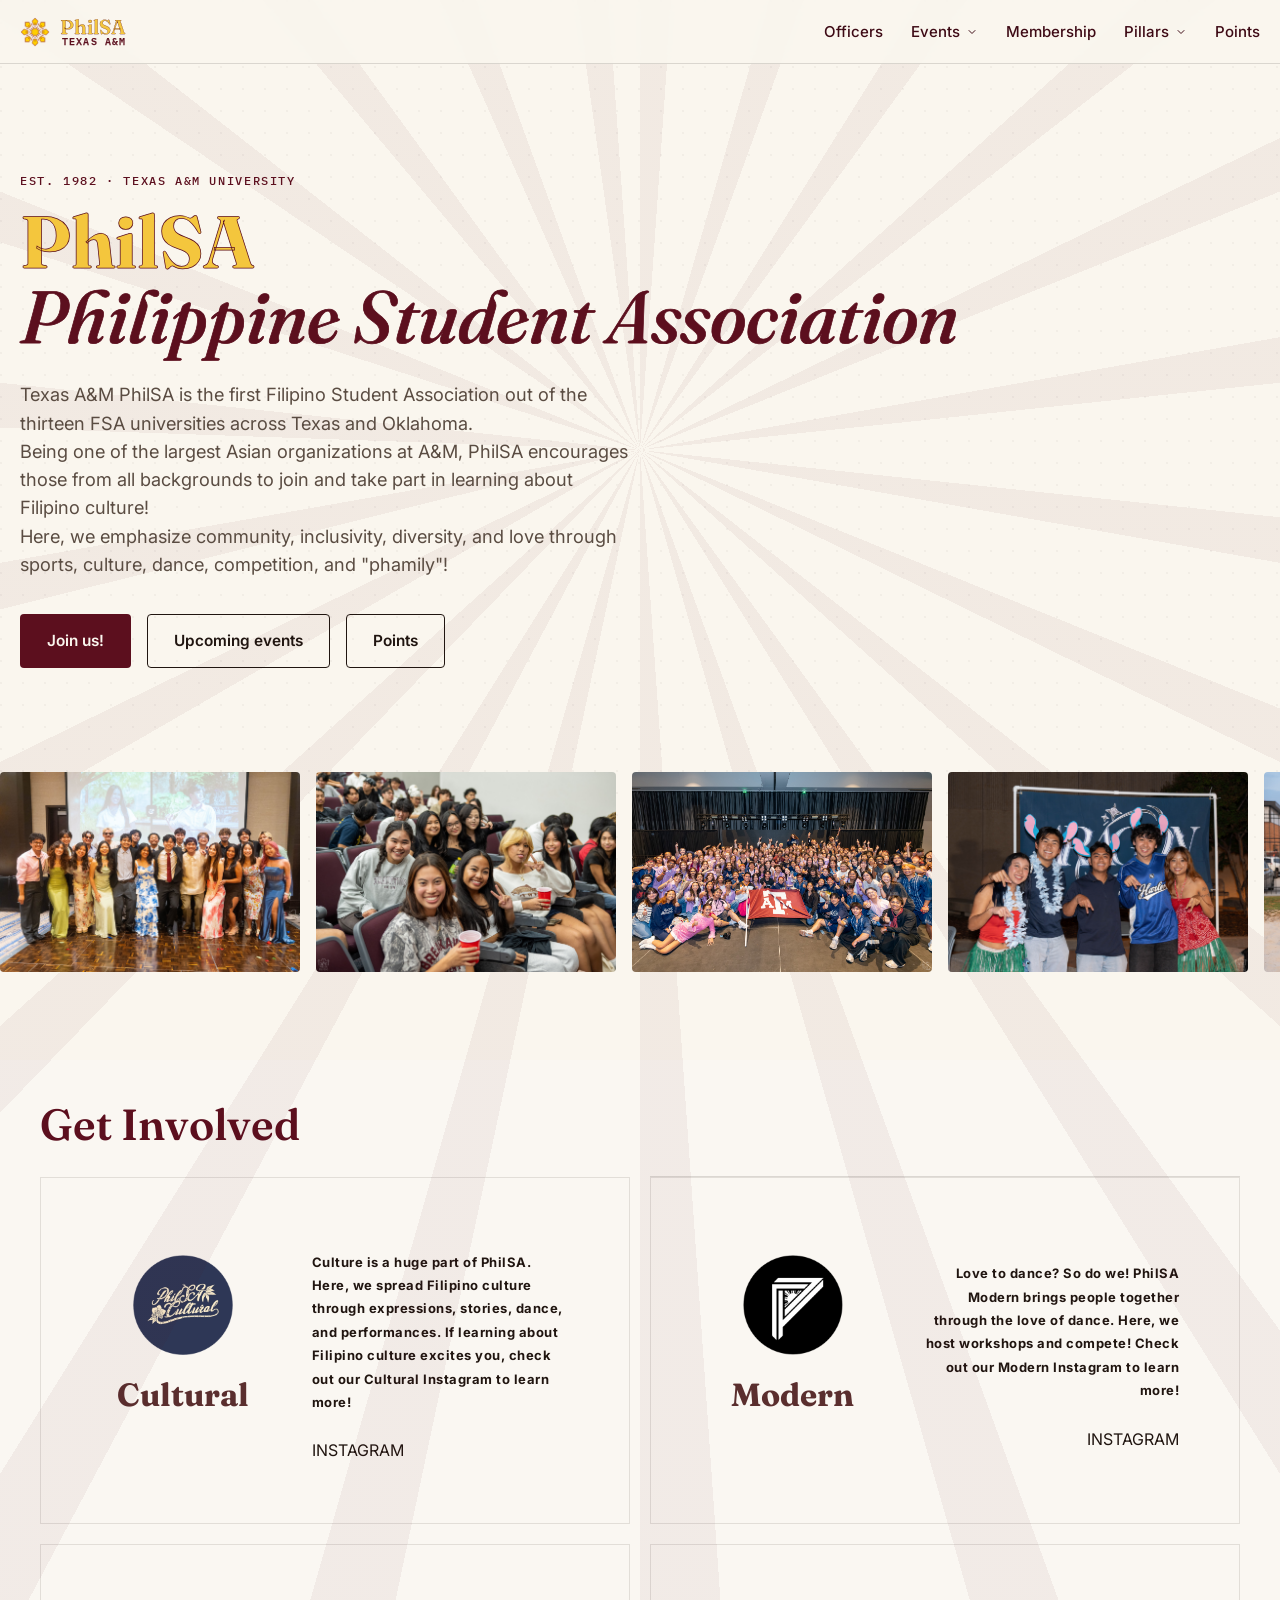
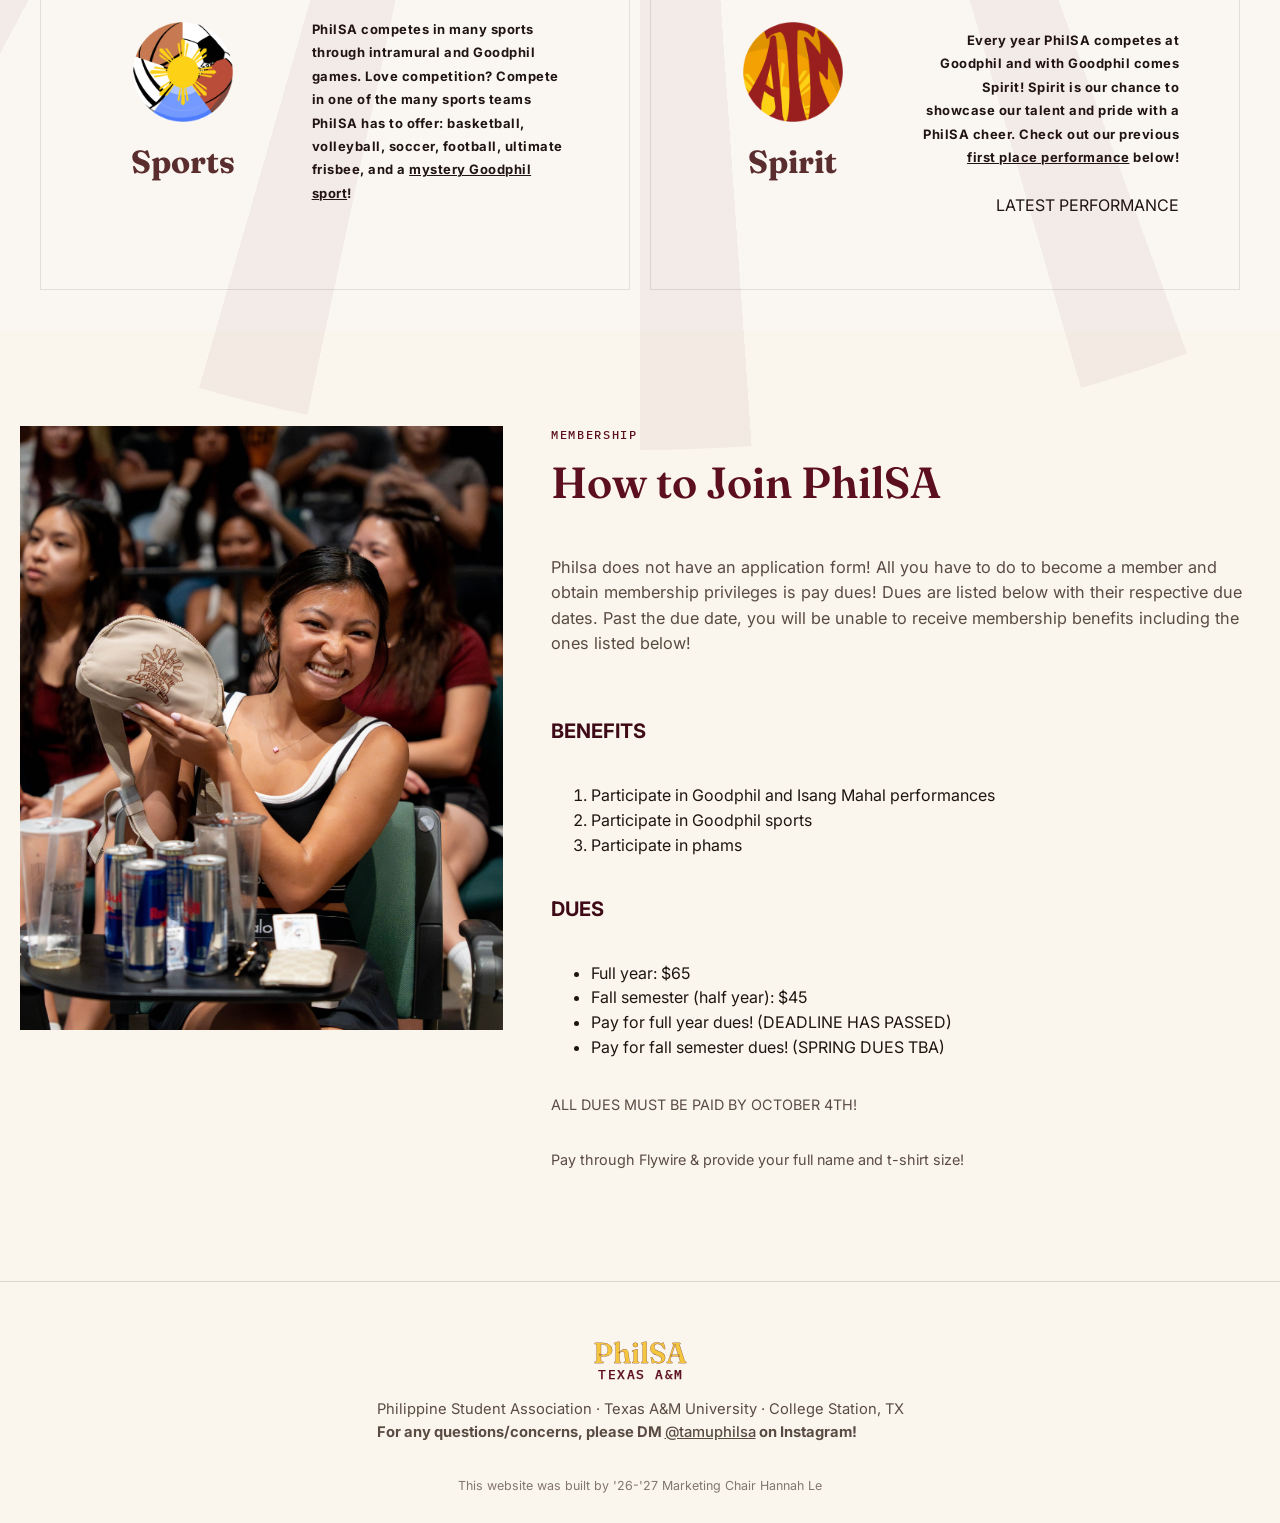
<file: index.html>
<!DOCTYPE html>
<html lang="en">
<head>
<meta charset="UTF-8">
<meta name="viewport" content="width=device-width, initial-scale=1.0">
<title>PhilSA — Texas A&amp;M Philippine Student Association</title>
<meta name="description" content="Texas A&M's Philippine Student Association — building phamily through culture, dance, sports, and service since 1982.">
<link rel="preconnect" href="https://fonts.googleapis.com">
<link rel="preconnect" href="https://fonts.gstatic.com" crossorigin>
<link href="https://fonts.googleapis.com/css2?family=Fraunces:ital,opsz,wght@0,9..144,400;0,9..144,600;0,9..144,700;1,9..144,500&family=Inter:wght@400;500;600;700&family=IBM+Plex+Mono:wght@500&display=swap" rel="stylesheet">
<link rel="stylesheet" href="styles.css">
</head>
<body>

<div class="sun-noise" aria-hidden="true"></div>

<!--Website Header-->
<header class="site-header" id="top">
  <div class="wrap header-inner">
    <a class="brand" href="#top">
      <span class="brand-mark" aria-hidden="true">
        <img src="images/placeholderlogo.png" alt="philsa logo" width="30px" height="30px">
      </span>
      <span class="brand-word">PhilSA<span class="brand-sub">Texas A&amp;M</span></span>
    </a>
    <nav class="main-nav" id="main-nav">
      <a href="officers.html">Officers</a>

      <div class="nav-dropdown">
        <button class="nav-dropdown-toggle" aria-expanded="false" aria-haspopup="true">
          Events
          <svg class="dropdown-caret" viewBox="0 0 24 24" width="12" height="12" fill="none" stroke="currentColor" stroke-width="2" stroke-linecap="round" stroke-linejoin="round">
            <path d="M6 9l6 6 6-6"/>
          </svg>
        </button>
        <div class="nav-dropdown-menu">
          <a href="calendar.html">Calendar</a>
          <a href="isang-mahal.html">Isang Mahal</a>
          <a href="goodphil.html">Goodphil</a>
        </div>
      </div>

      <a href="#join">Membership</a>

      <div class="nav-dropdown">
        <button class="nav-dropdown-toggle" aria-expanded="false" aria-haspopup="true">
          Pillars
          <svg class="dropdown-caret" viewBox="0 0 24 24" width="12" height="12" fill="none" stroke="currentColor" stroke-width="2" stroke-linecap="round" stroke-linejoin="round">
            <path d="M6 9l6 6 6-6"/>
          </svg>
        </button>
        <div class="nav-dropdown-menu">
          <a href="phams.html">Phams</a>
          <a href="philanthropy.html">Philanthropy</a>
          <a href="fundraising.html">Fundraising</a>
          <a href="cultural.html">Cultural</a>
          <a href="modern.html">Modern</a>
          <a href="sports.html">Sports</a>
        </div>
      </div>

      <a href="points.html">Points</a>
    </nav>
    <button class="nav-toggle" id="nav-toggle" aria-label="Toggle navigation" aria-expanded="false">
      <span></span><span></span><span></span>
    </button>
  </div>
</header>

<!--Top of Homepage-->
<main>

  <section class="hero" id="hero">
    <div class="hero-rays" aria-hidden="true" id="hero-rays"></div>
    <div class="wrap hero-inner">
      <div class="hero-copy">
        <p class="eyebrow">Est. 1982 &middot; Texas A&amp;M University</p>
        <h1 class="hero-title">
          <span>PhilSA</span>
          <span class="hero-title-alt">Philippine Student Association</span>
        </h1>
        <p class="hero-sub">
          Texas A&amp;M PhilSA is the first Filipino Student Association out of the thirteen FSA universities across Texas and Oklahoma.<br>Being one of the largest Asian organizations at A&amp;M, PhilSA encourages those from all backgrounds to join and take part in learning about Filipino culture!<br>Here, we emphasize community, inclusivity, diversity, and love through sports, culture, dance, competition, and "phamily"!
        </p>
        <div class="hero-actions">
          <a class="btn btn-primary" href="#join">Join us!</a>
          <a class="btn btn-ghost" href="calendar.html">Upcoming events</a>
          <a class="btn btn-ghost" href="points.html">Points</a>
        </div>
      </div>
    </div>

  <!--Infinite image marquee-->
  <div class="hero-marquee" aria-hidden="true">
    <div class="hero-marquee-track">
      <img src="images/index-img/2627Officers.jpg" alt="Current officer team">
      <img src="images/index-img/GM.jpg" alt="General meeting photo">
      <img src="images/index-img/Goodphil-Winners.jpg" alt="Goodphil 2026 winners">
      <img src="images/index-img/KAB-Reveal.jpg" alt="Pham reveal">
      <img src="images/index-img/Sand-VB.jpg" alt="Sand volleyball event">
      <!-- DUPLICATE OF SET FOR INIFINITE LOOP -->
      <img src="images/index-img/2627Officers.jpg" alt="Current officer team">
      <img src="images/index-img/GM.jpg" alt="General meeting photo">
      <img src="images/index-img/Goodphil-Winners.jpg" alt="Goodphil 2026 winners">
      <img src="images/index-img/KAB-Reveal.jpg" alt="Pham reveal">
      <img src="images/index-img/Sand-VB.jpg" alt="Sand volleyball event">
       <!-- DUPLICATE OF SET FOR INIFINITE LOOP -->
      <img src="images/index-img/2627Officers.jpg" alt="Current officer team">
      <img src="images/index-img/GM.jpg" alt="General meeting photo">
      <img src="images/index-img/Goodphil-Winners.jpg" alt="Goodphil 2026 winners">
      <img src="images/index-img/KAB-Reveal.jpg" alt="Pham reveal">
      <img src="images/index-img/Sand-VB.jpg" alt="Sand volleyball event">
       <!-- DUPLICATE OF SET FOR INIFINITE LOOP -->
      <img src="images/index-img/2627Officers.jpg" alt="Current officer team">
      <img src="images/index-img/GM.jpg" alt="General meeting photo">
      <img src="images/index-img/Goodphil-Winners.jpg" alt="Goodphil 2026 winners">
      <img src="images/index-img/KAB-Reveal.jpg" alt="Pham reveal">
      <img src="images/index-img/Sand-VB.jpg" alt="Sand volleyball event">
    </div>
  </div>
</section>

<!--Get Involved Section-->
<div class="cards-grid" id="get-involved">
  <h2 class="section-title">Get Involved</h2>

  <!-- Card 1: Cultural -->
  <div class="card">
    <div class="card-visual">
      <img src="images/cultural.png" alt="Cultural Icon" class="card-image">
      <h2 class="card-title">Cultural</h2>
    </div>
    <div class="card-text text-left">
      <p class="card-description">
        Culture is a huge part of PhilSA. Here, we spread Filipino culture through expressions, stories, dance, and performances. If learning about Filipino culture excites you, check out our Cultural Instagram to learn more!
      </p>
      <a href="https://www.instagram.com/philsacultural?utm_source=ig_web_button_share_sheet&igsh=ZDNlZDc0MzIxNw%3D%3D" class="card-link" target="_blank" rel="noopener noreferrer">INSTAGRAM</a>
    </div>
  </div>

  <!-- Card 2: Modern -->
  <div class="card shadow-row-top">
    <div class="card-visual">
      <img src="images/modern.png" alt="Modern Icon" class="card-image">
      <h2 class="card-title">Modern</h2>
    </div>
    <div class="card-text text-right">
      <p class="card-description">
        Love to dance? So do we! PhilSA Modern brings people together through the love of dance. Here, we host workshops and compete! Check out our Modern Instagram to learn more!
      </p>
      <a href="https://www.instagram.com/tamumodern/?hl=en" class="card-link" target="_blank" rel="noopener noreferrer">INSTAGRAM</a>
    </div>
  </div>

  <!-- Card 3: Sports -->
  <div class="card">
     <div class="card-visual">
      <img src="images/sports.png" alt="Sports Icon" class="card-image">
      <h2 class="card-title">Sports</h2>
    </div>
    <div class="card-text text-left">
      <p class="card-description">
        PhilSA competes in many sports through intramural and Goodphil games. Love competition? Compete in one of the many sports teams PhilSA has to offer: basketball, volleyball, soccer, football, ultimate frisbee, and a <u>mystery Goodphil sport</u>!
      </p>
    </div>
  </div>

  <!-- Card 4: Spirit -->
  <div class="card">
    <div class="card-visual">
      <img src="images/spirit.png" alt="Spirit Icon" class="card-image">
      <h2 class="card-title">Spirit</h2>
    </div>
    <div class="card-text text-right">
      <p class="card-description">
        Every year PhilSA competes at Goodphil and with Goodphil comes Spirit! Spirit is our chance to showcase our talent and pride with a PhilSA cheer. Check out our previous <u>first place performance</u> below!
      </p>
      <a href="https://youtu.be/HCFbsJOL01Q?si=XSuB3iCAnVJDgfqN" class="card-link" target="_blank" rel="noopener noreferrer">LATEST PERFORMANCE</a>
    </div>
  </div>
</div>

<!--Membership Section-->
  <section class="join" id="join">
    <div class="wrap join-inner">
     <img src="images/index-img/Membership-pic.jpeg" alt="General meeting photo">
      <div class="join-content">
        <p class="eyebrow">Membership</p>
        <h2 class="section-title">How to Join PhilSA</h2>
        <p class="join-copy">
          Philsa does not have an application form! All you have to do to become a member and obtain membership privileges is pay dues! Dues are listed below with their respective due dates. Past the due date, you will be unable to receive membership benefits including the ones listed below!
        </p>
        <!--Benefits List-->
        <p class="benefits-dues">BENEFITS</p>
        <ol>
          <li>Participate in Goodphil and Isang Mahal performances</li>
          <li>Participate in Goodphil sports</li>
          <li>Participate in phams</li>
        </ol>
       <!--Dues List-->
       <p class="benefits-dues">DUES</p> 
       <ul>
        <li>Full year: $65</li>
        <li>Fall semester (half year): $45</li>
        <li>Pay for full year dues! (DEADLINE HAS PASSED)</li>
        <li>Pay for fall semester dues! (SPRING DUES TBA)</li>
       </ul>
       <p class="dues-desc">ALL DUES MUST BE PAID BY OCTOBER 4TH!</p>
       <p class="dues-desc">Pay through Flywire &amp; provide your full name and t-shirt size!</p>

    </div>
    </div>
  </section>

</main>

<footer class="site-footer" id="contact">
  <div class="wrap footer-inner">
    <div>
      <span class="brand-word footer-brand">PhilSA<span class="brand-sub">Texas A&amp;M</span></span>
      <p>Philippine Student Association &middot; Texas A&amp;M University &middot; College Station, TX</p>
    <div class="footer-links">
      <p>For any questions/concerns, please DM <a href="https://www.instagram.com/tamuphilsa/" target="_blank" rel="noopener noreferrer" style="text-decoration: underline">@tamuphilsa</a> on Instagram!</p>
    </div>
  </div>
</div>
  <p class="footer-fine">This website was built by '26-'27 Marketing Chair Hannah Le</p>
</footer>

<script src="script.js"></script>
</body>
</html>
</file>
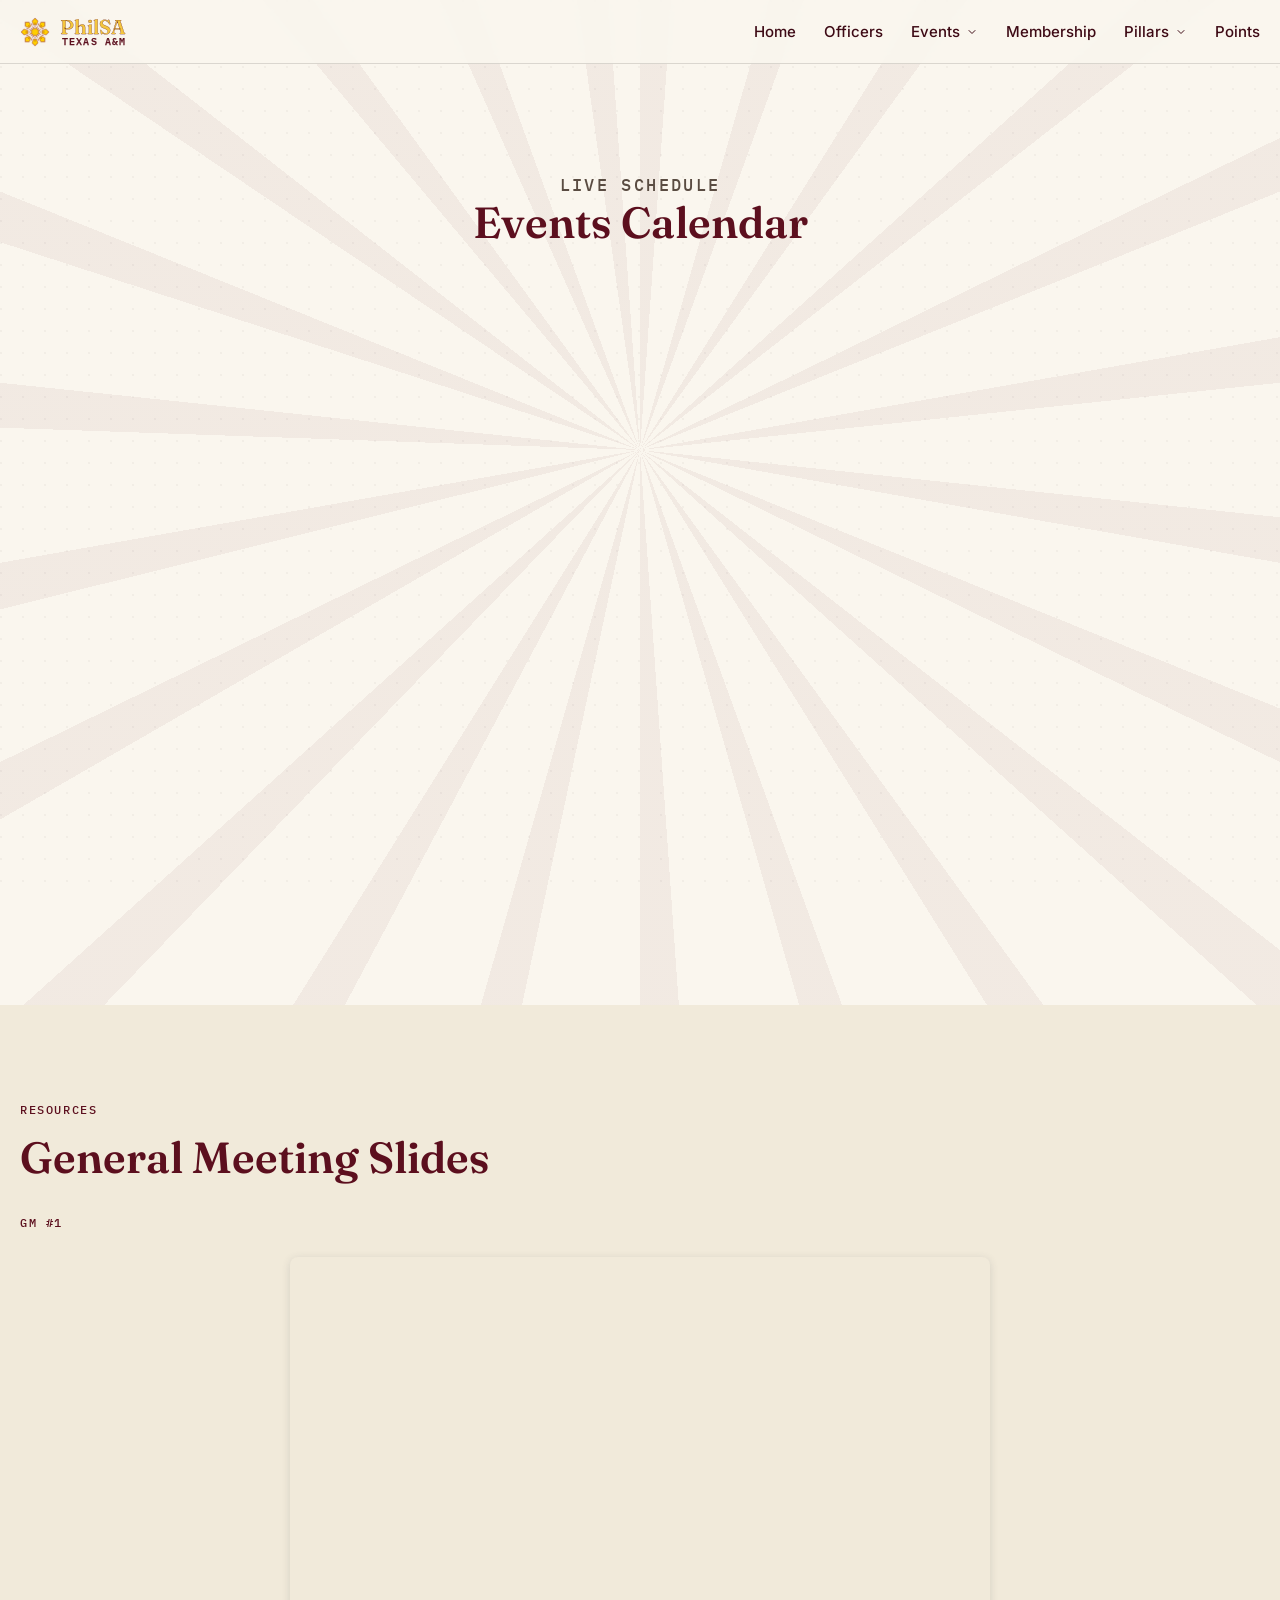
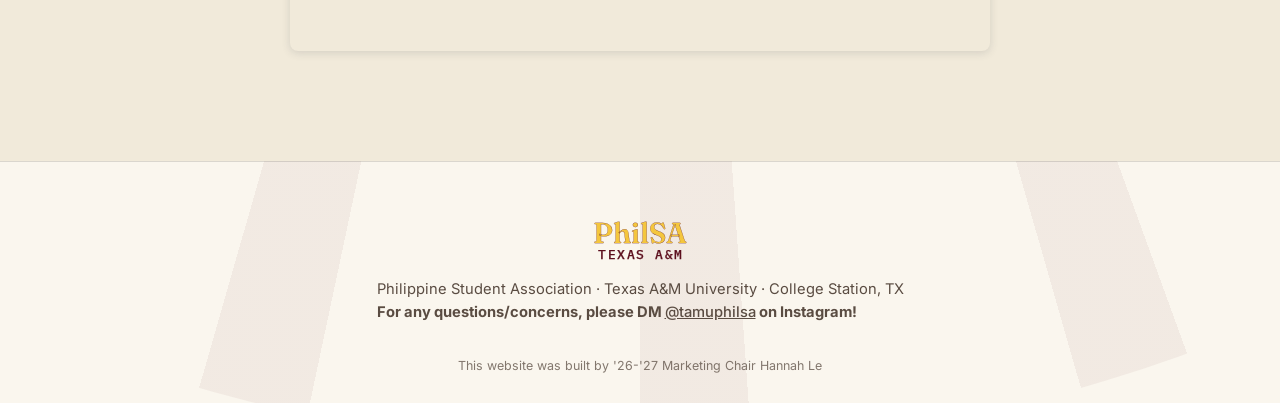
<file: calendar.html>
<!DOCTYPE html>
<html lang="en">
<head>
<meta charset="UTF-8">
<meta name="viewport" content="width=device-width, initial-scale=1.0">
<title>Events Calendar — PhilSA | Texas A&amp;M Philippine Student Association</title>
<meta name="description" content="Keep up with PhilSA's events calendar — general meetings, workshops, and signature events all in one place.">
<link rel="preconnect" href="https://fonts.googleapis.com">
<link rel="preconnect" href="https://fonts.gstatic.com" crossorigin>
<link href="https://fonts.googleapis.com/css2?family=Fraunces:ital,opsz,wght@0,9..144,400;0,9..144,600;0,9..144,700;1,9..144,500&family=Inter:wght@400;500;600;700&family=IBM+Plex+Mono:wght@500&display=swap" rel="stylesheet">
<link rel="stylesheet" href="styles.css">
</head>
<body>

<div class="sun-noise" aria-hidden="true"></div>

<!--Website Header-->
<header class="site-header" id="top">
  <div class="wrap header-inner">
    <a class="brand" href="index.html#top">
      <span class="brand-mark" aria-hidden="true">
        <img src="images/placeholderlogo.png" alt="philsa logo" width="30px" height="30px">
      </span>
      <span class="brand-word">PhilSA<span class="brand-sub">Texas A&amp;M</span></span>
    </a>
    <nav class="main-nav" id="main-nav">
      <a href="index.html">Home</a>
      <a href="officers.html">Officers</a>

      <div class="nav-dropdown">
        <button class="nav-dropdown-toggle" aria-expanded="false" aria-haspopup="true">
          Events
          <svg class="dropdown-caret" viewBox="0 0 24 24" width="12" height="12" fill="none" stroke="currentColor" stroke-width="2" stroke-linecap="round" stroke-linejoin="round"><path d="M6 9l6 6 6-6"/></svg>
        </button>
        <div class="nav-dropdown-menu">
          <a href="calendar.html">Calendar</a>
          <a href="isang-mahal.html">Isang Mahal</a>
          <a href="goodphil.html">Goodphil</a>
        </div>
      </div>

      <a href="index.html#join">Membership</a>

      <div class="nav-dropdown">
        <button class="nav-dropdown-toggle" aria-expanded="false" aria-haspopup="true">
          Pillars
          <svg class="dropdown-caret" viewBox="0 0 24 24" width="12" height="12" fill="none" stroke="currentColor" stroke-width="2" stroke-linecap="round" stroke-linejoin="round"><path d="M6 9l6 6 6-6"/></svg>
        </button>
        <div class="nav-dropdown-menu">
          <a href="phams.html">Phams</a>
          <a href="philanthropy.html">Philanthropy</a>
          <a href="fundraising.html">Fundraising</a>
          <a href="cultural.html">Cultural</a>
          <a href="modern.html">Modern</a>
          <a href="sports.html">Sports</a>
        </div>
      </div>

      <a href="points.html">Points</a>
    </nav>
    <button class="nav-toggle" id="nav-toggle" aria-label="Toggle navigation" aria-expanded="false">
      <span></span><span></span><span></span>
    </button>
  </div>
</header>

<main>

  <!--Calendar Hero-->
  <section class="officers-hero">
    <div class="hero-rays" aria-hidden="true" id="hero-rays"></div>
    <div class="wrap">
      <p class="eyebrow">Live Schedule</p>
      <h1 class="section-title">Events Calendar</h1>
    </div>
  </section>

  <!--Google Calendar Embed-->
  <section class="isang-about" id="calendar" style="background: transparent; padding-top: 20px;">
    <div class="wrap">
      <iframe src="https://calendar.google.com/calendar/embed?src=c_6c1d5fd44e3a6dd17586c31374de86531b70dd8ceaea2f0a8bba2c37c1dcce17%40group.calendar.google.com&ctz=America%2FChicago" frameborder="0" scrolling="no" width="800" height="600"></iframe>
    </div>
  </section>

  <!--GM Slideshows-->
  <section class="isang-about">
    <div class="wrap">
      <p class="eyebrow">Resources</p>
      <h1 class="section-title">General Meeting Slides</h1>
      <p class="eyebrow">GM #1</p>
      <div style="position: relative; width: 100%; max-width: 700px; aspect-ratio: 16 / 9;
 padding-bottom: 0; box-shadow: 0 2px 8px 0 rgba(63,69,81,0.16); margin-top: 1.6em; margin-bottom: 0.9em; margin-left: auto; margin-right: auto; overflow: hidden;
 border-radius: 8px; will-change: transform;">
        <iframe loading="lazy" style="position: absolute; width: 100%; height: 100%; top: 0; left: 0; border: none; padding: 0; margin: 0;"
        src="https://www.canva.com/design/DAHUAyqaOYE/W3HdA0wAcYXYhWRL3KuHmw/view?embed" allowfullscreen="allowfullscreen" allow="fullscreen">
        </iframe>
      </div>

</main>

<footer class="site-footer" id="contact">
  <div class="wrap footer-inner">
    <div>
      <span class="brand-word footer-brand">PhilSA<span class="brand-sub">Texas A&amp;M</span></span>
      <p>Philippine Student Association &middot; Texas A&amp;M University &middot; College Station, TX</p>
    <div class="footer-links">
      <p>For any questions/concerns, please DM <a href="https://www.instagram.com/tamuphilsa/" target="_blank" rel="noopener noreferrer" style="text-decoration: underline">@tamuphilsa</a> on Instagram!</p>
    </div>
  </div>
</div>
  <p class="footer-fine">This website was built by '26-'27 Marketing Chair Hannah Le</p>
</footer>

<script src="script.js"></script>
</body>
</html>
</file>
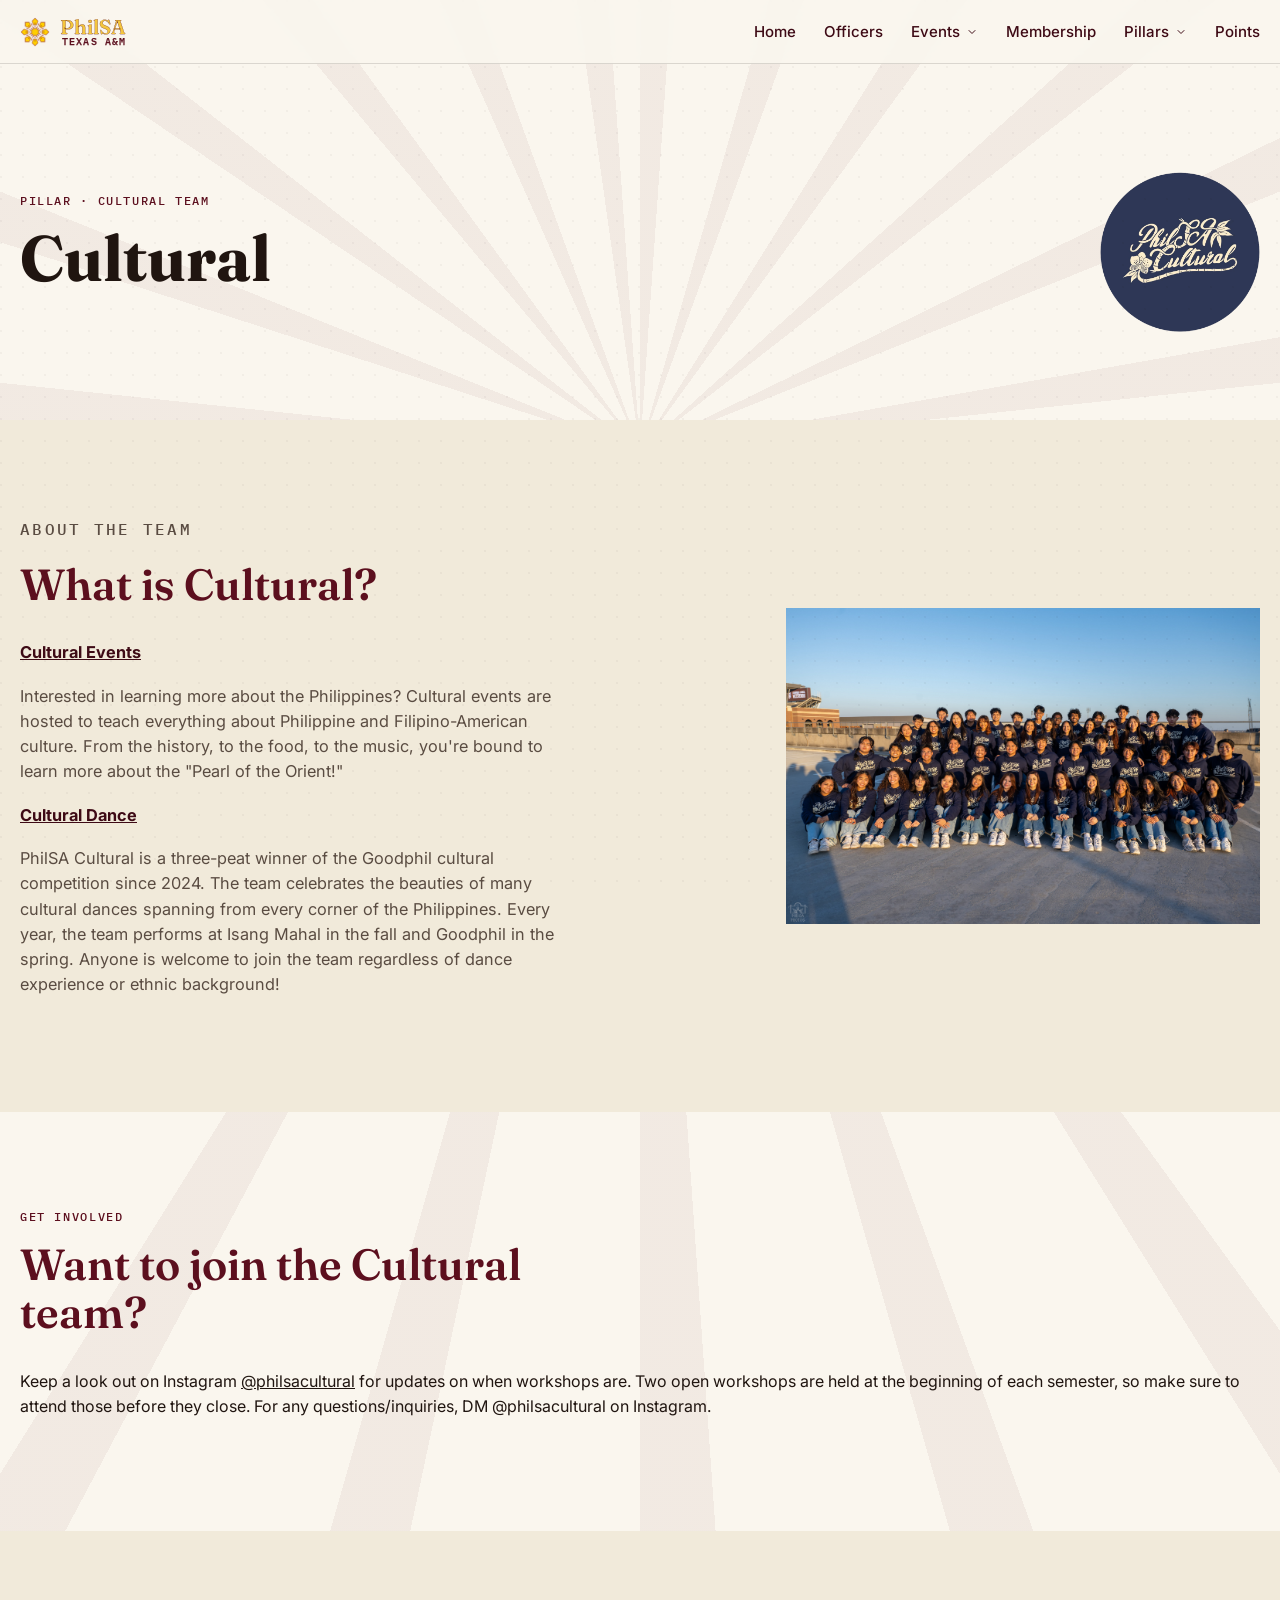
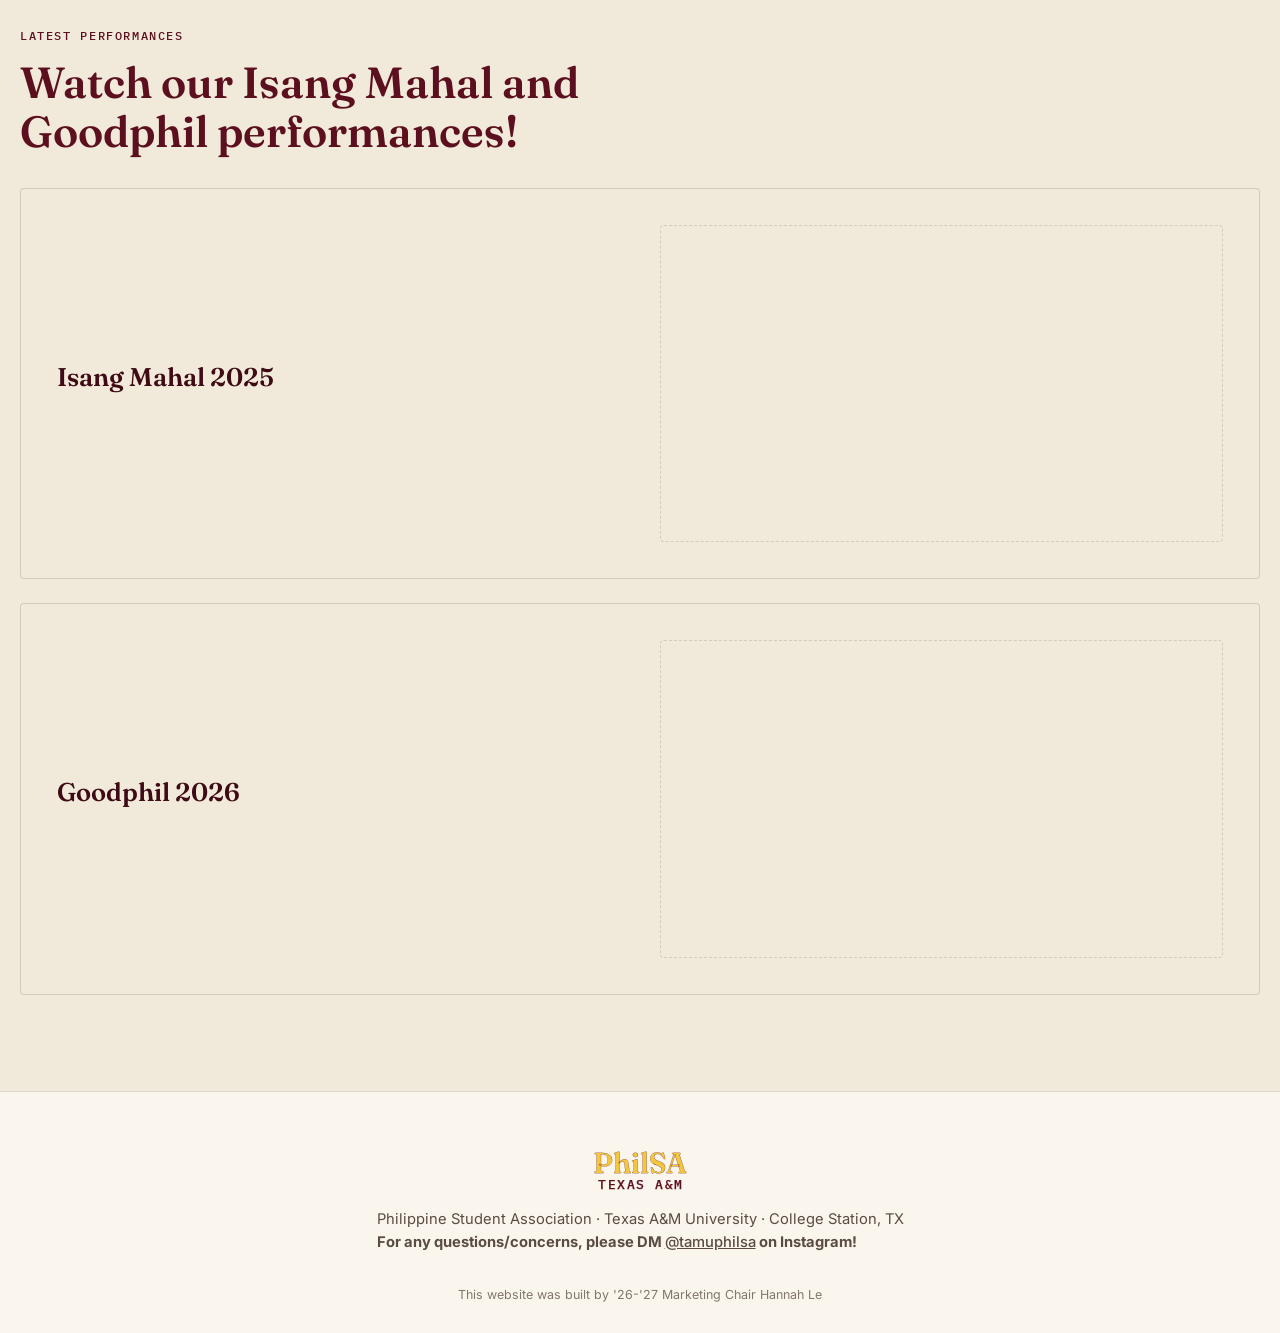
<file: cultural.html>
<!DOCTYPE html>
<html lang="en">
<head>
<meta charset="UTF-8">
<meta name="viewport" content="width=device-width, initial-scale=1.0">
<title>Cultural — PhilSA | Texas A&amp;M Philippine Student Association</title>
<meta name="description" content="PhilSA Cultural — Texas A&M's cultural dance team, sharing Filipino culture through expression, stories, and performance.">
<link rel="preconnect" href="https://fonts.googleapis.com">
<link rel="preconnect" href="https://fonts.gstatic.com" crossorigin>
<link href="https://fonts.googleapis.com/css2?family=Fraunces:ital,opsz,wght@0,9..144,400;0,9..144,600;0,9..144,700;1,9..144,500&family=Inter:wght@400;500;600;700&family=IBM+Plex+Mono:wght@500&display=swap" rel="stylesheet">
<link rel="stylesheet" href="styles.css">
</head>
<body>

<div class="sun-noise" aria-hidden="true"></div>

<!--Website Header-->
<header class="site-header" id="top">
  <div class="wrap header-inner">
    <a class="brand" href="index.html#top">
      <span class="brand-mark" aria-hidden="true">
        <img src="images/placeholderlogo.png" alt="philsa logo" width="30px" height="30px">
      </span>
      <span class="brand-word">PhilSA<span class="brand-sub">Texas A&amp;M</span></span>
    </a>
    <nav class="main-nav" id="main-nav">
      <a href="index.html">Home</a>
      <a href="officers.html">Officers</a>

      <div class="nav-dropdown">
        <button class="nav-dropdown-toggle" aria-expanded="false" aria-haspopup="true">
          Events
          <svg class="dropdown-caret" viewBox="0 0 24 24" width="12" height="12" fill="none" stroke="currentColor" stroke-width="2" stroke-linecap="round" stroke-linejoin="round"><path d="M6 9l6 6 6-6"/></svg>
        </button>
        <div class="nav-dropdown-menu">
          <a href="calendar.html">Calendar</a>
          <a href="isang-mahal.html">Isang Mahal</a>
          <a href="goodphil.html">Goodphil</a>
        </div>
      </div>

      <a href="index.html#join">Membership</a>

      <div class="nav-dropdown">
        <button class="nav-dropdown-toggle" aria-expanded="false" aria-haspopup="true">
          Pillars
          <svg class="dropdown-caret" viewBox="0 0 24 24" width="12" height="12" fill="none" stroke="currentColor" stroke-width="2" stroke-linecap="round" stroke-linejoin="round"><path d="M6 9l6 6 6-6"/></svg>
        </button>
        <div class="nav-dropdown-menu">
          <a href="phams.html">Phams</a>
          <a href="philanthropy.html">Philanthropy</a>
          <a href="fundraising.html">Fundraising</a>
          <a href="cultural.html">Cultural</a>
          <a href="modern.html">Modern</a>
          <a href="sports.html">Sports</a>
        </div>
      </div>

      <a href="points.html">Points</a>
    </nav>
    <button class="nav-toggle" id="nav-toggle" aria-label="Toggle navigation" aria-expanded="false">
      <span></span><span></span><span></span>
    </button>
  </div>
</header>

<main>

  <!--Cultural Hero-->
  <section class="isang-hero" id="hero">
    <div class="hero-rays" aria-hidden="true" id="hero-rays"></div>
    <div class="isang-hero-inner wrap">
      <div>
        <p class="eyebrow">Pillar &middot; Cultural Team</p>
        <h1 class="isang-title">
          Cultural
        </h1>
      </div>

      <img class="modern-hero-logo" src="images/cultural.png" alt="Cultural logo">
    </div>
  </section>

  <!--About Cultural-->
  <section class="isang-about" id="about">
    <div class="wrap isang-about-inner">
      <div class="isang-about-copy">
        <p class="eyebrow">About the team</p>
        <h2 class="section-title">What is Cultural?</h2>
        <p class="benefits-dues" style="color: var(--maroon-deep)"><u>Cultural Events</u></p>
        <p>
          Interested in learning more about the Philippines? Cultural events are hosted to teach everything about Philippine and Filipino-American culture. From the history, to the food, to the music, you're bound to learn more about the "Pearl of the Orient!"
        </p>
        <p class="benefits-dues" style="color: var(--maroon-deep)"><u>Cultural Dance</u></p>
        <p>
          PhilSA Cultural is a three-peat winner of the Goodphil cultural competition since 2024. The team celebrates the beauties of many cultural dances spanning from every corner of the Philippines. Every year, the team performs at Isang Mahal in the fall and Goodphil in the spring. Anyone is welcome to join the team regardless of dance experience or ethnic background!
        </p>
      </div>

      <img src="images/cultural-team.jpg" alt="Cultural team">
    </div>
  </section>

  <!--What We Do-->
  <section class="categories" id="what-we-do">
    <div class="wrap">
      <p class="eyebrow">Get Involved</p>
      <h2 class="section-title">Want to join the Cultural team?</h2>
      <p>Keep a look out on Instagram <a href="https://www.instagram.com/philsacultural/"><u>@philsacultural</u></a> for updates on when workshops are. Two open workshops are held at the beginning of each semester, so make sure to attend those before they close. For any questions/inquiries, DM @philsacultural on Instagram.</p>
    </div>
    </section>

  <!--Past Performances-->
  <section class="isang-about" style="background: var(--ivory-dim);">
    <div class="wrap">
      <p class="eyebrow">Latest Performances</p>
      <h2 class="section-title">Watch our Isang Mahal and Goodphil performances!</h2>
      <div class="category-grid">

        <div class="category-card" style="background: var(--ivory-dim)">
          <div class="category-card-copy">
            <h3 style="color: var(--maroon-deep)">Isang Mahal 2025</h3>
          </div>
          <div class="category-video">
            <div class="video-ph">
              <iframe width="560" height="315" src="https://www.youtube.com/embed/Cazw_0sIemw?si=lehEdDeURMR_VC7F" title="YouTube video player" frameborder="0" allow="accelerometer; autoplay; clipboard-write; encrypted-media; gyroscope; picture-in-picture; web-share" referrerpolicy="strict-origin-when-cross-origin" allowfullscreen></iframe>
            </div>
          </div>
        </div>

        <div class="category-card" style="background: var(--ivory-dim)">
          <div class="category-card-copy">
            <h3 style="color: var(--maroon-deep)">Goodphil 2026</h3>
          </div>
          <div class="category-video">
            <div class="video-ph">
              <iframe width="560" height="315" src="https://www.youtube.com/embed/L3HyzZ3P8hU?si=A1T-ygZ6ndcP5N0I" title="YouTube video player" frameborder="0" allow="accelerometer; autoplay; clipboard-write; encrypted-media; gyroscope; picture-in-picture; web-share" referrerpolicy="strict-origin-when-cross-origin" allowfullscreen></iframe>
            </div>
          </div>
        </div>

      </div>
    </div>
  </section>

</main>

<footer class="site-footer" id="contact">
  <div class="wrap footer-inner">
    <div>
      <span class="brand-word footer-brand">PhilSA<span class="brand-sub">Texas A&amp;M</span></span>
      <p>Philippine Student Association &middot; Texas A&amp;M University &middot; College Station, TX</p>
    <div class="footer-links">
      <p>For any questions/concerns, please DM <a href="https://www.instagram.com/tamuphilsa/" target="_blank" rel="noopener noreferrer" style="text-decoration: underline">@tamuphilsa</a> on Instagram!</p>
    </div>
  </div>
</div>
  <p class="footer-fine">This website was built by '26-'27 Marketing Chair Hannah Le</p>
</footer>

<script src="script.js"></script>
</body>
</html>
</file>
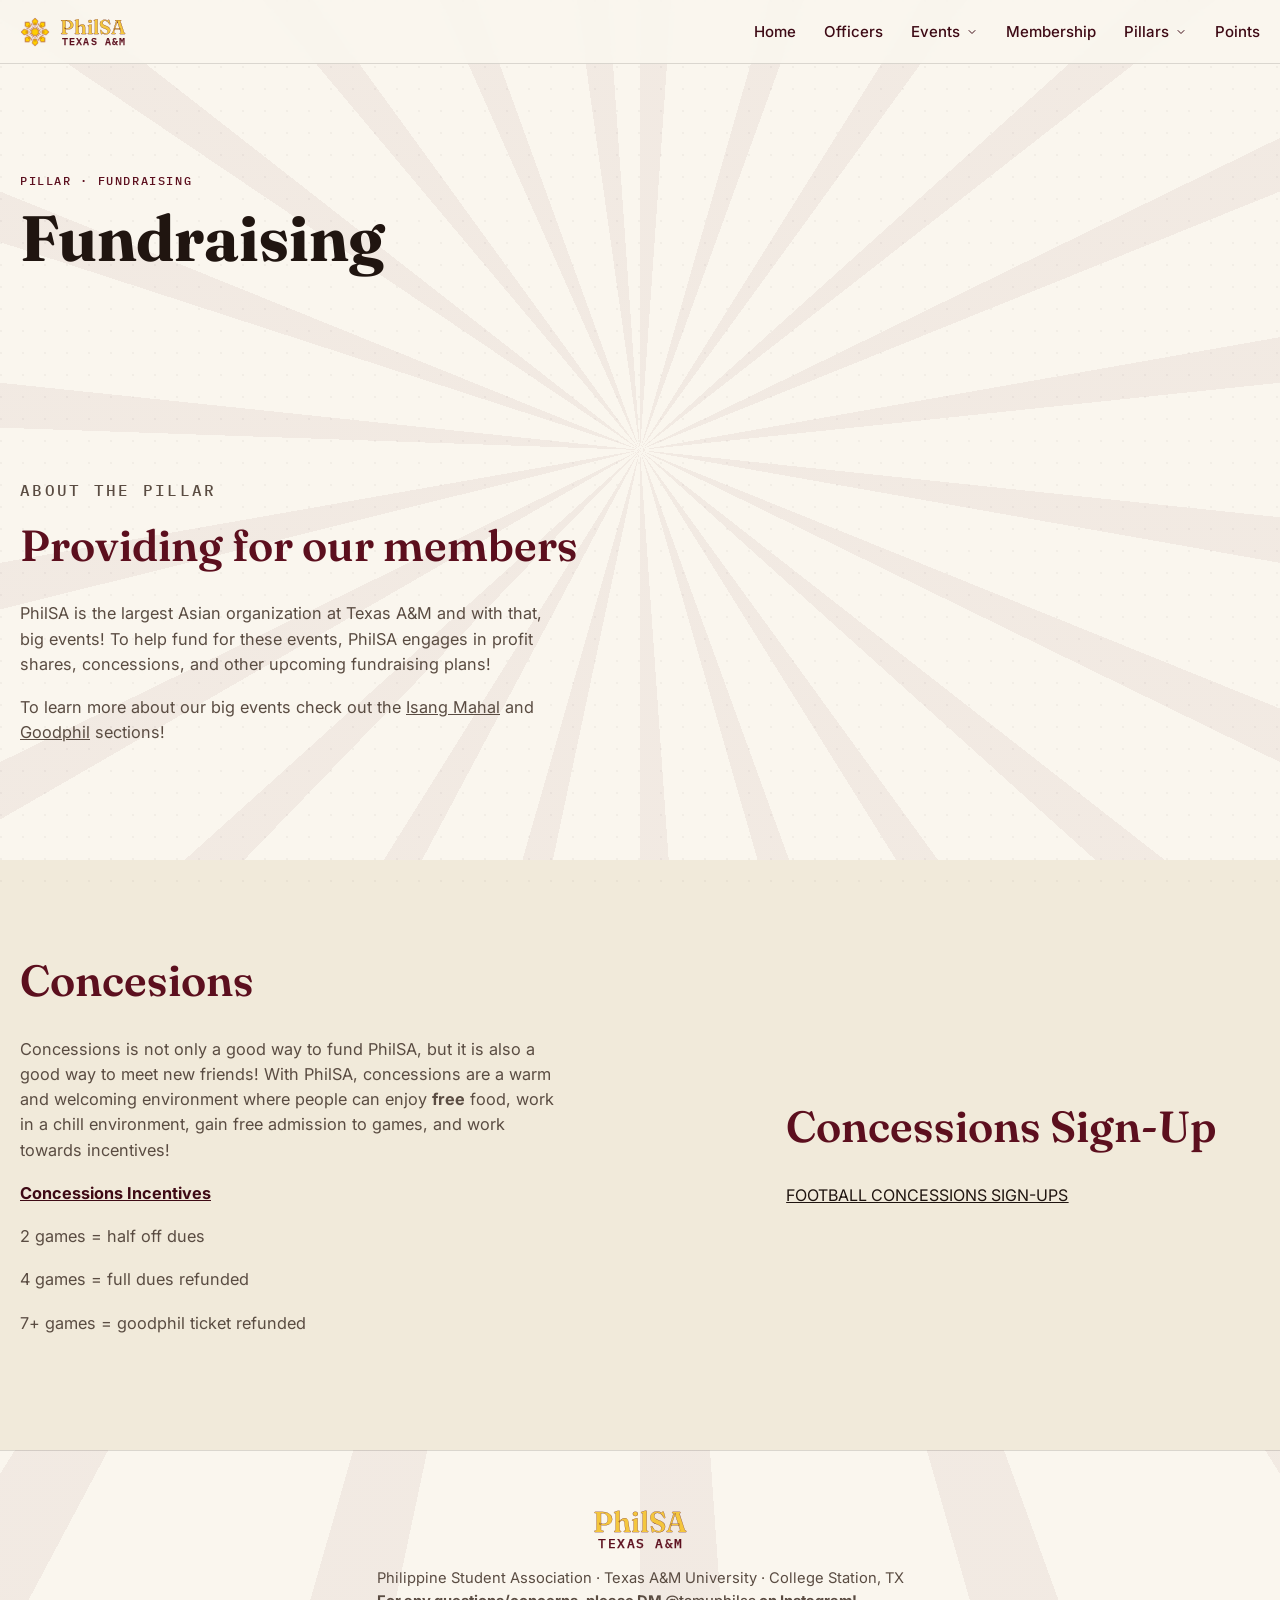
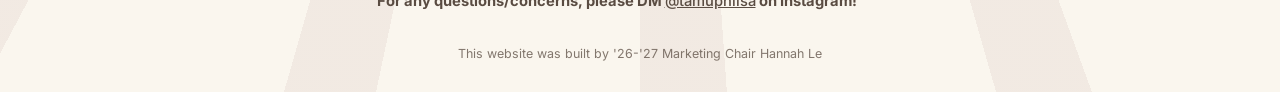
<file: fundraising.html>
<!DOCTYPE html>
<html lang="en">
<head>
<meta charset="UTF-8">
<meta name="viewport" content="width=device-width, initial-scale=1.0">
<title>Fundraising — PhilSA | Texas A&amp;M Philippine Student Association</title>
<meta name="description" content="PhilSA Fundraising — Texas A&M's fundraising pillar, raising money to support PhilSA's events, teams, and philanthropic giving.">
<link rel="preconnect" href="https://fonts.googleapis.com">
<link rel="preconnect" href="https://fonts.gstatic.com" crossorigin>
<link href="https://fonts.googleapis.com/css2?family=Fraunces:ital,opsz,wght@0,9..144,400;0,9..144,600;0,9..144,700;1,9..144,500&family=Inter:wght@400;500;600;700&family=IBM+Plex+Mono:wght@500&display=swap" rel="stylesheet">
<link rel="stylesheet" href="styles.css">
</head>
<body>

<div class="sun-noise" aria-hidden="true"></div>

<!--Website Header-->
<header class="site-header" id="top">
  <div class="wrap header-inner">
    <a class="brand" href="index.html#top">
      <span class="brand-mark" aria-hidden="true">
        <img src="images/placeholderlogo.png" alt="philsa logo" width="30px" height="30px">
      </span>
      <span class="brand-word">PhilSA<span class="brand-sub">Texas A&amp;M</span></span>
    </a>
    <nav class="main-nav" id="main-nav">
      <a href="index.html">Home</a>
      <a href="officers.html">Officers</a>

      <div class="nav-dropdown">
        <button class="nav-dropdown-toggle" aria-expanded="false" aria-haspopup="true">
          Events
          <svg class="dropdown-caret" viewBox="0 0 24 24" width="12" height="12" fill="none" stroke="currentColor" stroke-width="2" stroke-linecap="round" stroke-linejoin="round"><path d="M6 9l6 6 6-6"/></svg>
        </button>
        <div class="nav-dropdown-menu">
          <a href="calendar.html">Calendar</a>
          <a href="isang-mahal.html">Isang Mahal</a>
          <a href="goodphil.html">Goodphil</a>
        </div>
      </div>

      <a href="index.html#join">Membership</a>

      <div class="nav-dropdown">
        <button class="nav-dropdown-toggle" aria-expanded="false" aria-haspopup="true">
          Pillars
          <svg class="dropdown-caret" viewBox="0 0 24 24" width="12" height="12" fill="none" stroke="currentColor" stroke-width="2" stroke-linecap="round" stroke-linejoin="round"><path d="M6 9l6 6 6-6"/></svg>
        </button>
        <div class="nav-dropdown-menu">
          <a href="phams.html">Phams</a>
          <a href="philanthropy.html">Philanthropy</a>
          <a href="fundraising.html">Fundraising</a>
          <a href="cultural.html">Cultural</a>
          <a href="modern.html">Modern</a>
          <a href="sports.html">Sports</a>
        </div>
      </div>

      <a href="points.html">Points</a>
    </nav>
    <button class="nav-toggle" id="nav-toggle" aria-label="Toggle navigation" aria-expanded="false">
      <span></span><span></span><span></span>
    </button>
  </div>
</header>

<main>

  <!--Fundraising Hero-->
  <section class="isang-hero" id="hero">
    <div class="hero-rays" aria-hidden="true" id="hero-rays"></div>
    <div class="isang-hero-inner wrap">
      <div>
        <p class="eyebrow">Pillar &middot; Fundraising</p>
        <h1 class="isang-title">
          Fundraising
        </h1>
      </div>
    </div>

  </section>

  <!--About Fundraising-->
  <section class="isang-about" id="about" style="background: transparent">
    <div class="wrap isang-about-inner">
      <div class="isang-about-copy">
        <p class="eyebrow">About the pillar</p>
        <h2 class="section-title">Providing for our members</h2>
        <p>PhilSA is the largest Asian organization at Texas A&amp;M and with that, big events! To help fund for these events, PhilSA engages in profit shares, concessions, and other upcoming fundraising plans!</p>
        <p>To learn more about our big events check out the <a href=isang-mahal.html><u>Isang Mahal</u></a> and <a href=goodphil.html><u>Goodphil</u></a> sections!</p>
      </div> 
    </div>
  </section>

  <!--Concessions-->
  <section class="isang-about" id="concessions">
    <div class="wrap isang-about-inner isang-about-inner--split">
      <div class="isang-about-copy">
        <h2 class="section-title">Concesions</h2>
        <p>Concessions is not only a good way to fund PhilSA, but it is also a good way to meet new friends! With PhilSA, concessions are a warm and welcoming environment where people can enjoy <b>free</b> food, work in a chill environment, gain free admission to games, and work towards incentives!</p>
        <p class="benefits-dues" style="color: var(--maroon-deep)"><u>Concessions Incentives</u></p>
        <p>2 games = half off dues</p>
        <p>4 games = full dues refunded</p>
        <p>7+ games = goodphil ticket refunded</p>
      </div>
      <div class="isang-about-copy">
        <h2 class="section-title">Concessions Sign-Up</h2>
        <a href="https://drive.google.com/drive/folders/1mKEpm9EeBKDAYVVY421u-SUu1W9MRUvl?fbclid=PAZXh0bgNhZW0CMTEAcGRvZgJzcnRjBmFwcF9pZA85MzY2MTk3NDMzOTI0NTkAAafiZYuIhAXMD6_lHdnbvrKpEhuL0BB9r9UBJQe3UOqKg5SGG25Enrq5tSbwmQ_aem_SsXuPrcVpRMvWnp1JA-pIA"><u>FOOTBALL CONCESSIONS SIGN-UPS</u></a>
      </div>
    </div>
  </section>

</main>

<footer class="site-footer" id="contact">
  <div class="wrap footer-inner">
    <div>
      <span class="brand-word footer-brand">PhilSA<span class="brand-sub">Texas A&amp;M</span></span>
      <p>Philippine Student Association &middot; Texas A&amp;M University &middot; College Station, TX</p>
    <div class="footer-links">
      <p>For any questions/concerns, please DM <a href="https://www.instagram.com/tamuphilsa/" target="_blank" rel="noopener noreferrer" style="text-decoration: underline">@tamuphilsa</a> on Instagram!</p>
    </div>
  </div>
</div>
  <p class="footer-fine">This website was built by '26-'27 Marketing Chair Hannah Le</p>
</footer>

<script src="script.js"></script>
</body>
</html>
</file>
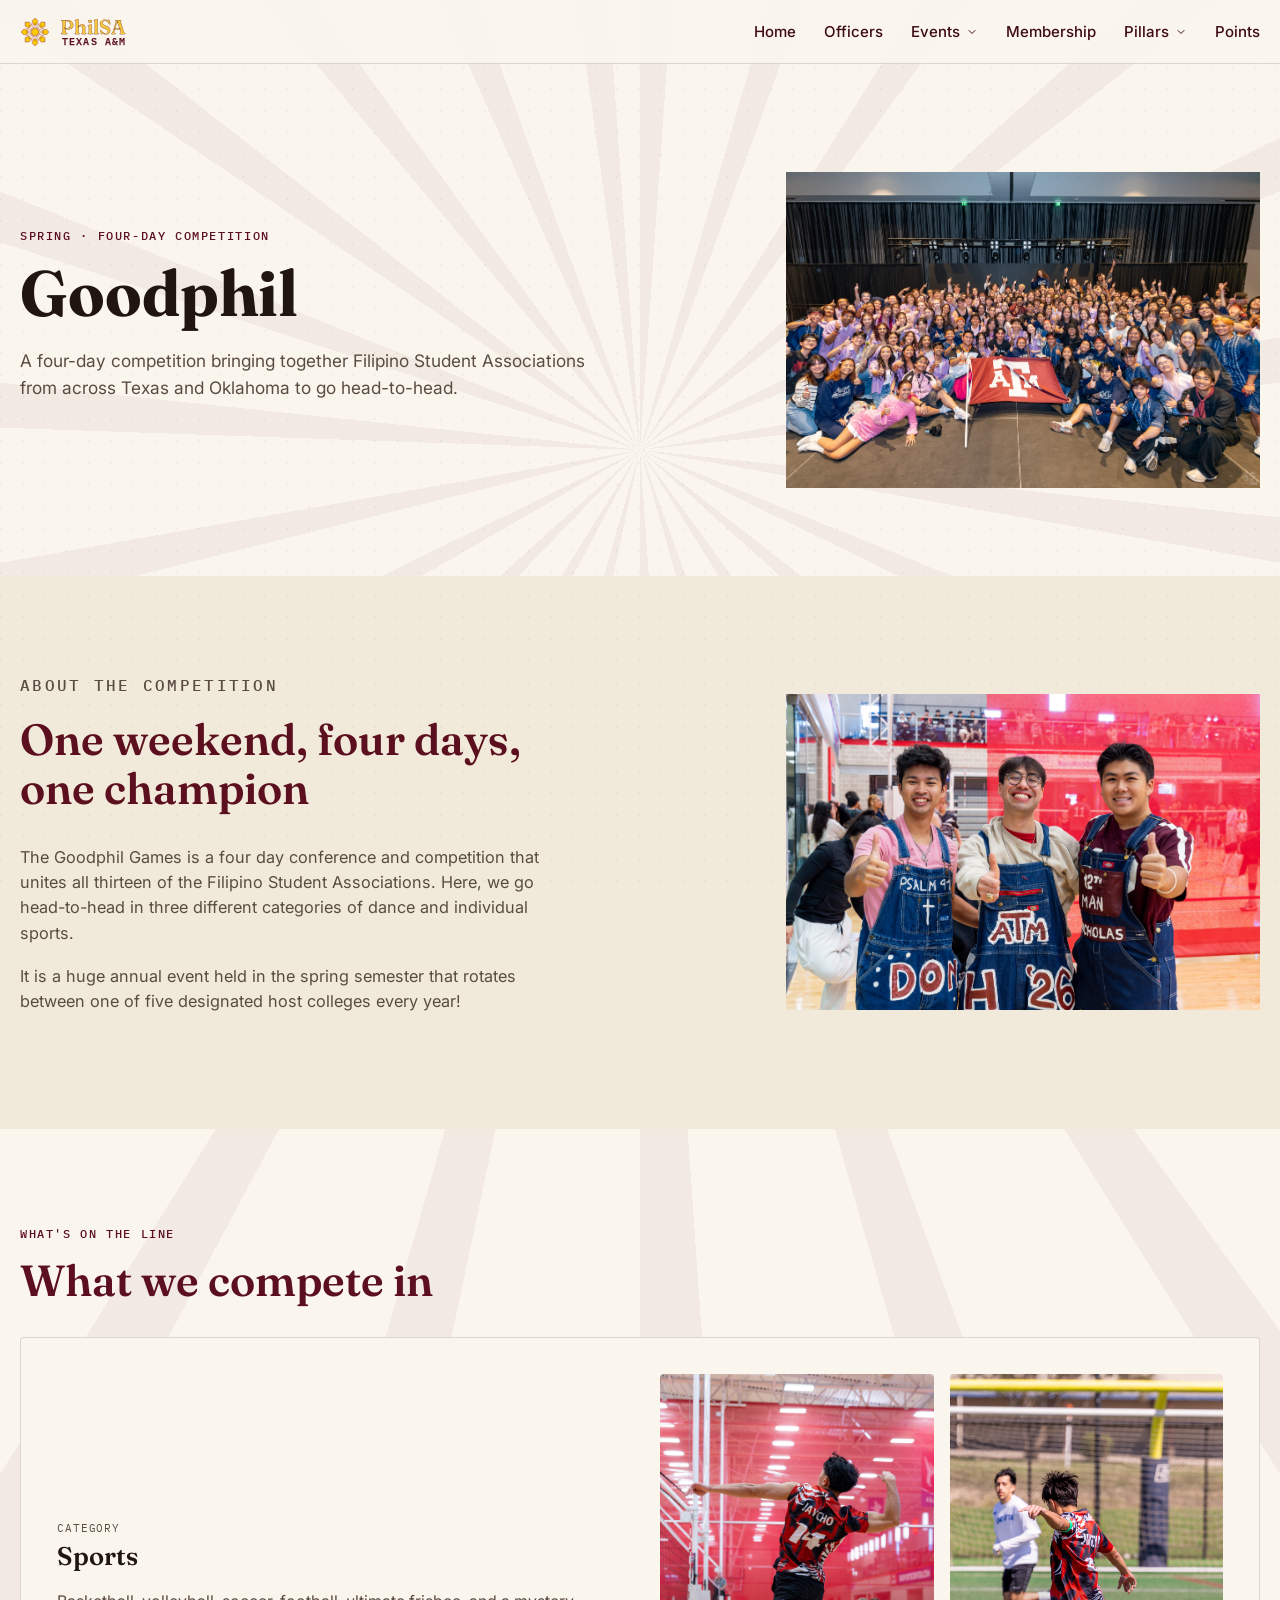
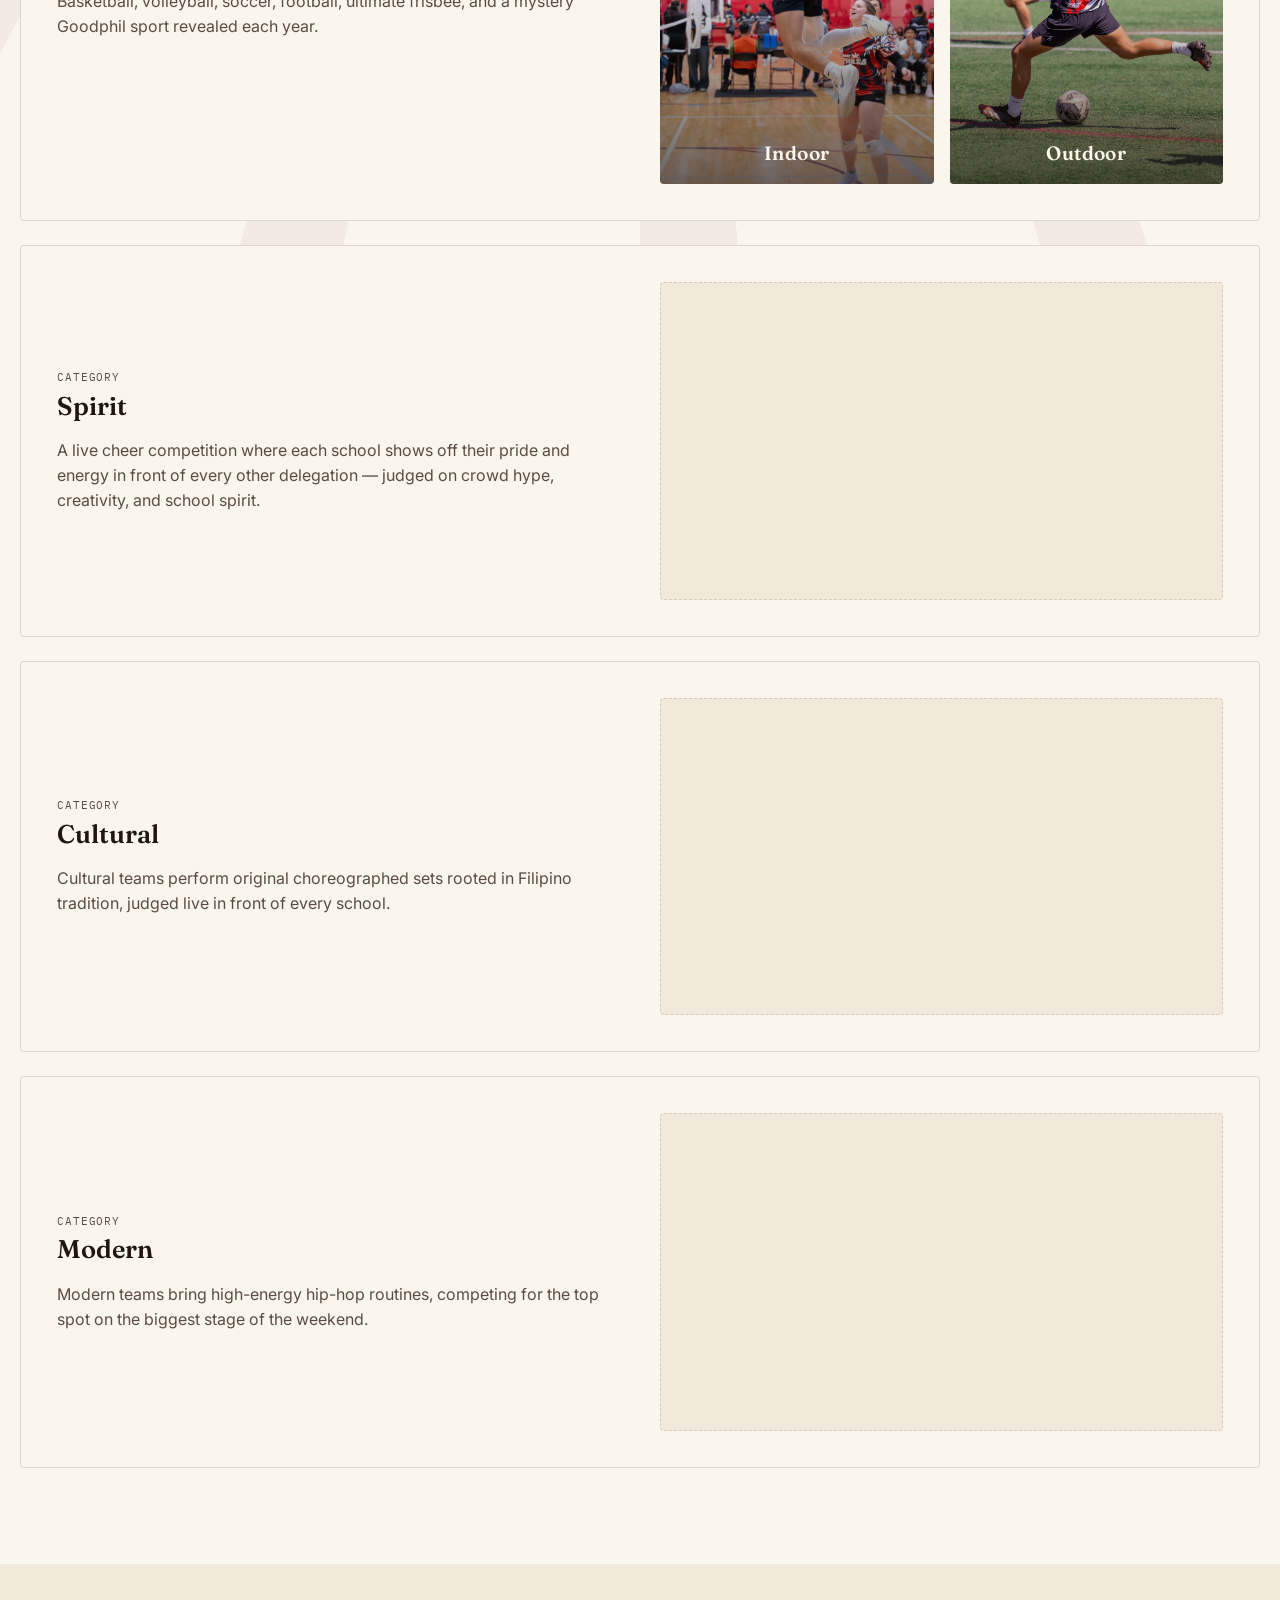
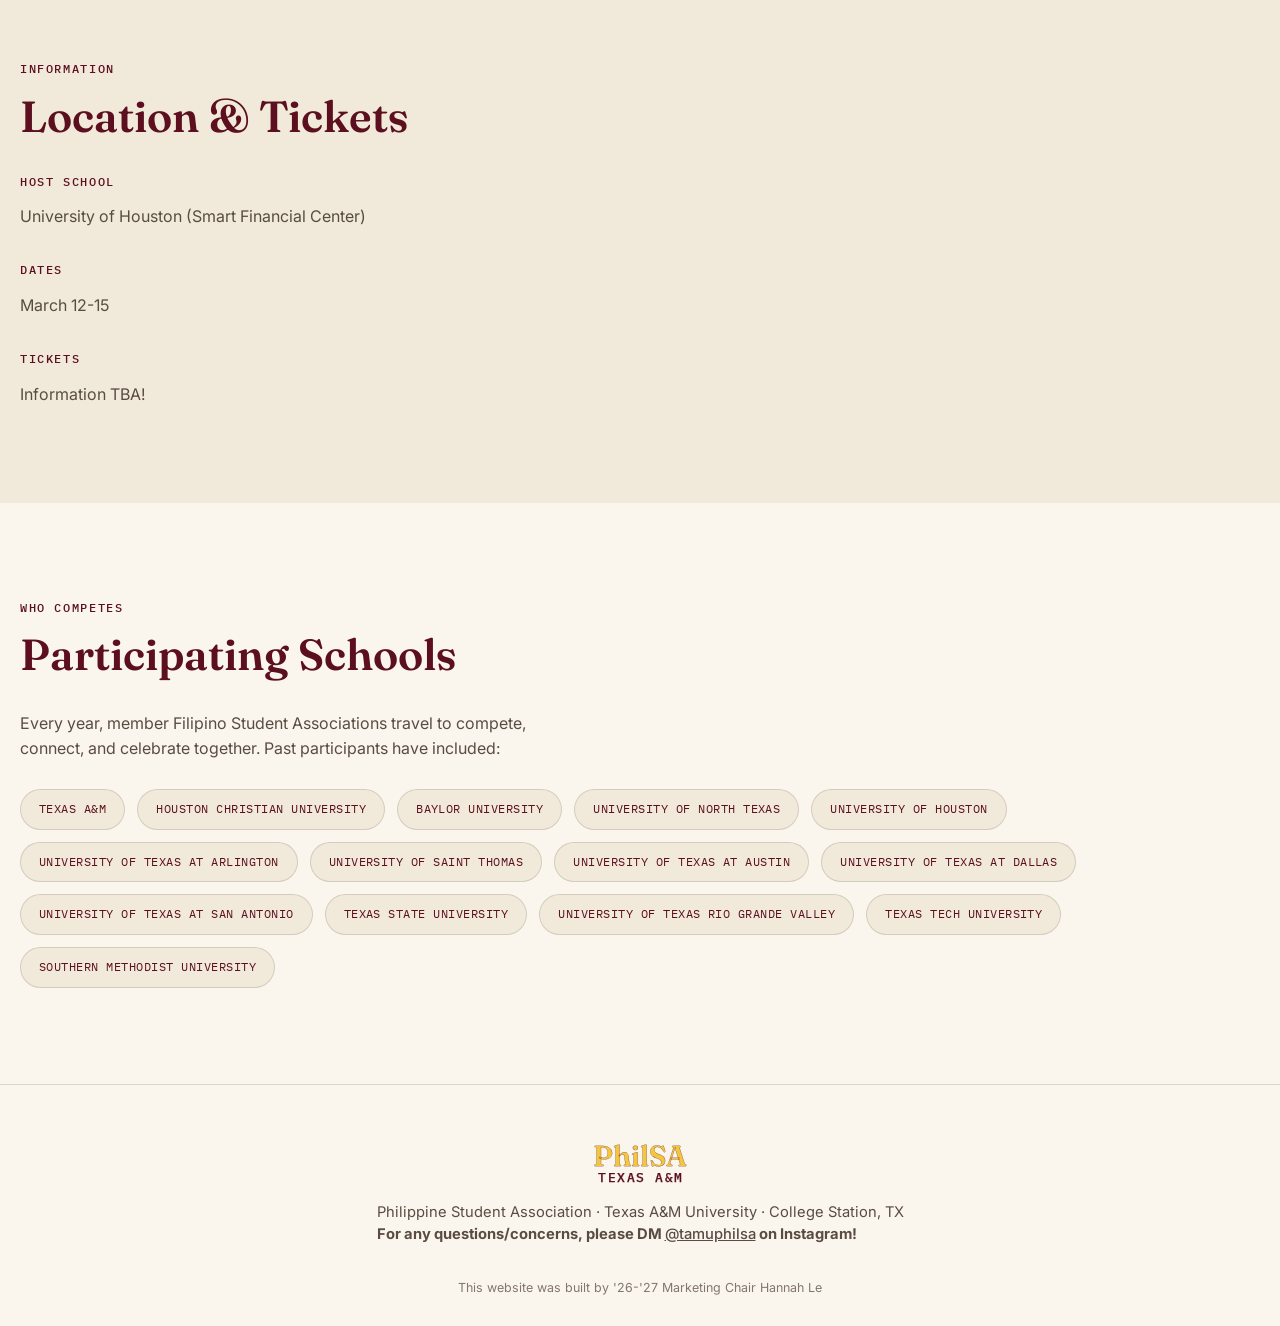
<file: goodphil.html>
<!DOCTYPE html>
<html lang="en">
<head>
<meta charset="UTF-8">
<meta name="viewport" content="width=device-width, initial-scale=1.0">
<title>Goodphil — PhilSA | Texas A&amp;M Philippine Student Association</title>
<meta name="description" content="Goodphil: a four-day competition bringing together Filipino Student Associations from across Texas and Oklahoma for sports, dance, and culture.">
<link rel="preconnect" href="https://fonts.googleapis.com">
<link rel="preconnect" href="https://fonts.gstatic.com" crossorigin>
<link href="https://fonts.googleapis.com/css2?family=Fraunces:ital,opsz,wght@0,9..144,400;0,9..144,600;0,9..144,700;1,9..144,500&family=Inter:wght@400;500;600;700&family=IBM+Plex+Mono:wght@500&display=swap" rel="stylesheet">
<link rel="stylesheet" href="styles.css">
</head>
<body>

<div class="sun-noise" aria-hidden="true"></div>

<!--Website Header-->
<header class="site-header" id="top">
  <div class="wrap header-inner">
    <a class="brand" href="index.html#top">
      <span class="brand-mark" aria-hidden="true">
        <img src="images/placeholderlogo.png" alt="philsa logo" width="30px" height="30px">
      </span>
      <span class="brand-word">PhilSA<span class="brand-sub">Texas A&amp;M</span></span>
    </a>
    <nav class="main-nav" id="main-nav">
      <a href="index.html">Home</a>
      <a href="officers.html">Officers</a>

      <div class="nav-dropdown">
        <button class="nav-dropdown-toggle" aria-expanded="false" aria-haspopup="true">
          Events
          <svg class="dropdown-caret" viewBox="0 0 24 24" width="12" height="12" fill="none" stroke="currentColor" stroke-width="2" stroke-linecap="round" stroke-linejoin="round"><path d="M6 9l6 6 6-6"/></svg>
        </button>
        <div class="nav-dropdown-menu">
          <a href="calendar.html">Calendar</a>
          <a href="isang-mahal.html">Isang Mahal</a>
          <a href="goodphil.html">Goodphil</a>
        </div>
      </div>

      <a href="index.html#join">Membership</a>

      <div class="nav-dropdown">
        <button class="nav-dropdown-toggle" aria-expanded="false" aria-haspopup="true">
          Pillars
          <svg class="dropdown-caret" viewBox="0 0 24 24" width="12" height="12" fill="none" stroke="currentColor" stroke-width="2" stroke-linecap="round" stroke-linejoin="round"><path d="M6 9l6 6 6-6"/></svg>
        </button>
        <div class="nav-dropdown-menu">
          <a href="phams.html">Phams</a>
          <a href="philanthropy.html">Philanthropy</a>
          <a href="fundraising.html">Fundraising</a>
          <a href="index.html#">Cultural</a>
          <a href="modern.html">Modern</a>
          <a href="sports.html">Sports</a>
        </div>
      </div>

      <a href="points">Points</a>
    </nav>
    <button class="nav-toggle" id="nav-toggle" aria-label="Toggle navigation" aria-expanded="false">
      <span></span><span></span><span></span>
    </button>
  </div>
</header>

<main>

  <!--Goodphil Hero-->
  <section class="isang-hero" id="hero">
    <div class="hero-rays" aria-hidden="true" id="hero-rays"></div>
    <div class="isang-hero-inner wrap">
      <div>
        <p class="eyebrow">Spring &middot; Four-Day Competition</p>
        <h1 class="isang-title">
          Goodphil
        </h1>
        <p class="isang-sub">
          A four-day competition bringing together Filipino Student Associations from across Texas and Oklahoma to go head-to-head.
        </p>
      </div>

    <div>
      <img src="images/index-img/Goodphil-Winners.jpg" alt="TAMU wins 1st place overall at Goodphil">
    </div>
  </section>

  <!--About the Event-->
  <section class="isang-about" id="about">
    <div class="wrap isang-about-inner">
      <div class="isang-about-copy">
        <p class="eyebrow">About the competition</p>
        <h2 class="section-title">One weekend, four days, one champion</h2>
        <p>
          The Goodphil Games is a four day conference and competition that unites all thirteen of the Filipino Student Associations. Here, we go head-to-head in three different categories of dance and individual sports.
        </p>
        <p>
          It is a huge annual event held in the spring semester that rotates between one of five designated host colleges every year!
        </p>
      </div>

    <div>
      <img src="images/goodphil-img/Goodphil-Group.jpg" alt="Yell leaders at Goodphil '26">
    </div>
  </section>

  <!--What We Compete In-->
  <section class="categories" id="categories">
    <div class="wrap">
      <p class="eyebrow">What's on the line</p>
      <h2 class="section-title">What we compete in</h2>
      <div class="category-grid">

        <div class="category-card">
          <div class="category-card-copy">
            <p class="category-tag">Category</p>
            <h3>Sports</h3>
            <p>
              Basketball, volleyball, soccer, football, ultimate frisbee, and a mystery Goodphil sport revealed each year.
            </p>
          </div>
          <div class="category-video">
            <div class="venue-grid">
              <div class="venue-card">
                <img src="images/goodphil-img/Indoor.jpg" alt="Volleyball at GP '26">
                <span class="venue-label">Indoor</span>
              </div>
              <div class="venue-card">
                <img src="images/goodphil-img/Outdoor.jpg" alt="Soccer at GP '26">
                <span class="venue-label">Outdoor</span>
              </div>
            </div>
          </div>
        </div>

        <div class="category-card">
          <div class="category-card-copy">
            <p class="category-tag">Category</p>
            <h3>Spirit</h3>
            <p>
              A live cheer competition where each school shows off their pride and energy in front of every
              other delegation — judged on crowd hype, creativity, and school spirit.
            </p>
          </div>
          <div class="category-video">
            <div class="video-ph">
              <iframe width="560" height="315" src="https://www.youtube.com/embed/HCFbsJOL01Q?si=he2cpbwbaGmtj0px" title="YouTube video player" frameborder="0" allow="accelerometer; autoplay; clipboard-write; encrypted-media; gyroscope; picture-in-picture; web-share" referrerpolicy="strict-origin-when-cross-origin" allowfullscreen></iframe>
            </div>
          </div>
        </div>

        <div class="category-card">
          <div class="category-card-copy">
            <p class="category-tag">Category</p>
            <h3>Cultural</h3>
            <p>
              Cultural teams perform original choreographed sets rooted in Filipino tradition, judged live in
              front of every school.
            </p>
          </div>
          <div class="category-video">
            <div class="video-ph">
              <iframe width="560" height="315" src="https://www.youtube.com/embed/L3HyzZ3P8hU?si=A1T-ygZ6ndcP5N0I" title="YouTube video player" frameborder="0" allow="accelerometer; autoplay; clipboard-write; encrypted-media; gyroscope; picture-in-picture; web-share" referrerpolicy="strict-origin-when-cross-origin" allowfullscreen></iframe>
            </div>
          </div>
        </div>

        <div class="category-card">
          <div class="category-card-copy">
            <p class="category-tag">Category</p>
            <h3>Modern</h3>
            <p>
              Modern teams bring high-energy hip-hop routines, competing for the top spot on the biggest stage
              of the weekend.
            </p>
          </div>
          <div class="category-video">
            <div class="video-ph">
              <iframe width="560" height="315" src="https://www.youtube.com/embed/0S4SZvJ9Cn8?si=Kls41-PzP_cN0Cg4" title="YouTube video player" frameborder="0" allow="accelerometer; autoplay; clipboard-write; encrypted-media; gyroscope; picture-in-picture; web-share" referrerpolicy="strict-origin-when-cross-origin" allowfullscreen></iframe>
            </div>
          </div>
        </div>

      </div>
    </div>
  </section>

  <!--Ticket & Schedule Info-->
  <section class="isang-about">
    <div class="wrap">
      <p class="eyebrow">Information</p>
      <h2 class="section-title">Location &amp; Tickets</h2>

      <p class="eyebrow" style="margin-top: 32px;">Host School</p>
      <p style="color: var(--ink-soft); margin: 0;">University of Houston (Smart Financial Center)</p>

      <p class="eyebrow" style="margin-top: 32px;">Dates</p>
      <p style="color: var(--ink-soft); margin: 0;">March 12-15</p>

      <p class="eyebrow" style="margin-top: 32px;">Tickets</p>
      <p style="color: var(--ink-soft); margin: 0;">Information TBA!</p>
    </div>
  </section>

  <!--Participating Schools-->
  <section class="schools" id="schools">
    <div class="wrap">
      <p class="eyebrow">Who competes</p>
      <h2 class="section-title">Participating Schools</h2>
      <p style="color: var(--ink-soft); max-width: 56ch; margin: 0;">
        Every year, member Filipino Student Associations travel to compete, connect, and celebrate together.
        Past participants have included:
      </p>
      <div class="school-list">
        <span class="school-chip">Texas A&amp;M</span>
        <span class="school-chip">Houston Christian University</span>
        <span class="school-chip">Baylor University</span>
        <span class="school-chip">University of North Texas</span>
        <span class="school-chip">University of Houston</span>
        <span class="school-chip">University of Texas at Arlington</span>
        <span class="school-chip">University of Saint Thomas</span>
        <span class="school-chip">University of Texas at Austin</span>
        <span class="school-chip">University of Texas at Dallas</span>
        <span class="school-chip">University of Texas at San Antonio</span>
        <span class="school-chip">Texas State University</span>
        <span class="school-chip">University of Texas Rio Grande Valley</span>
        <span class="school-chip">Texas Tech University</span>
        <span class="school-chip">Southern Methodist University</span>
      </div>
    </div>
  </section>

</main>

<footer class="site-footer" id="contact">
  <div class="wrap footer-inner">
    <div>
      <span class="brand-word footer-brand">PhilSA<span class="brand-sub">Texas A&amp;M</span></span>
      <p>Philippine Student Association &middot; Texas A&amp;M University &middot; College Station, TX</p>
    <div class="footer-links">
      <p>For any questions/concerns, please DM <a href="https://www.instagram.com/tamuphilsa/" target="_blank" rel="noopener noreferrer" style="text-decoration: underline">@tamuphilsa</a> on Instagram!</p>
    </div>
  </div>
</div>
  <p class="footer-fine">This website was built by '26-'27 Marketing Chair Hannah Le</p>
</footer>

<script src="script.js"></script>
</body>
</html>
</file>
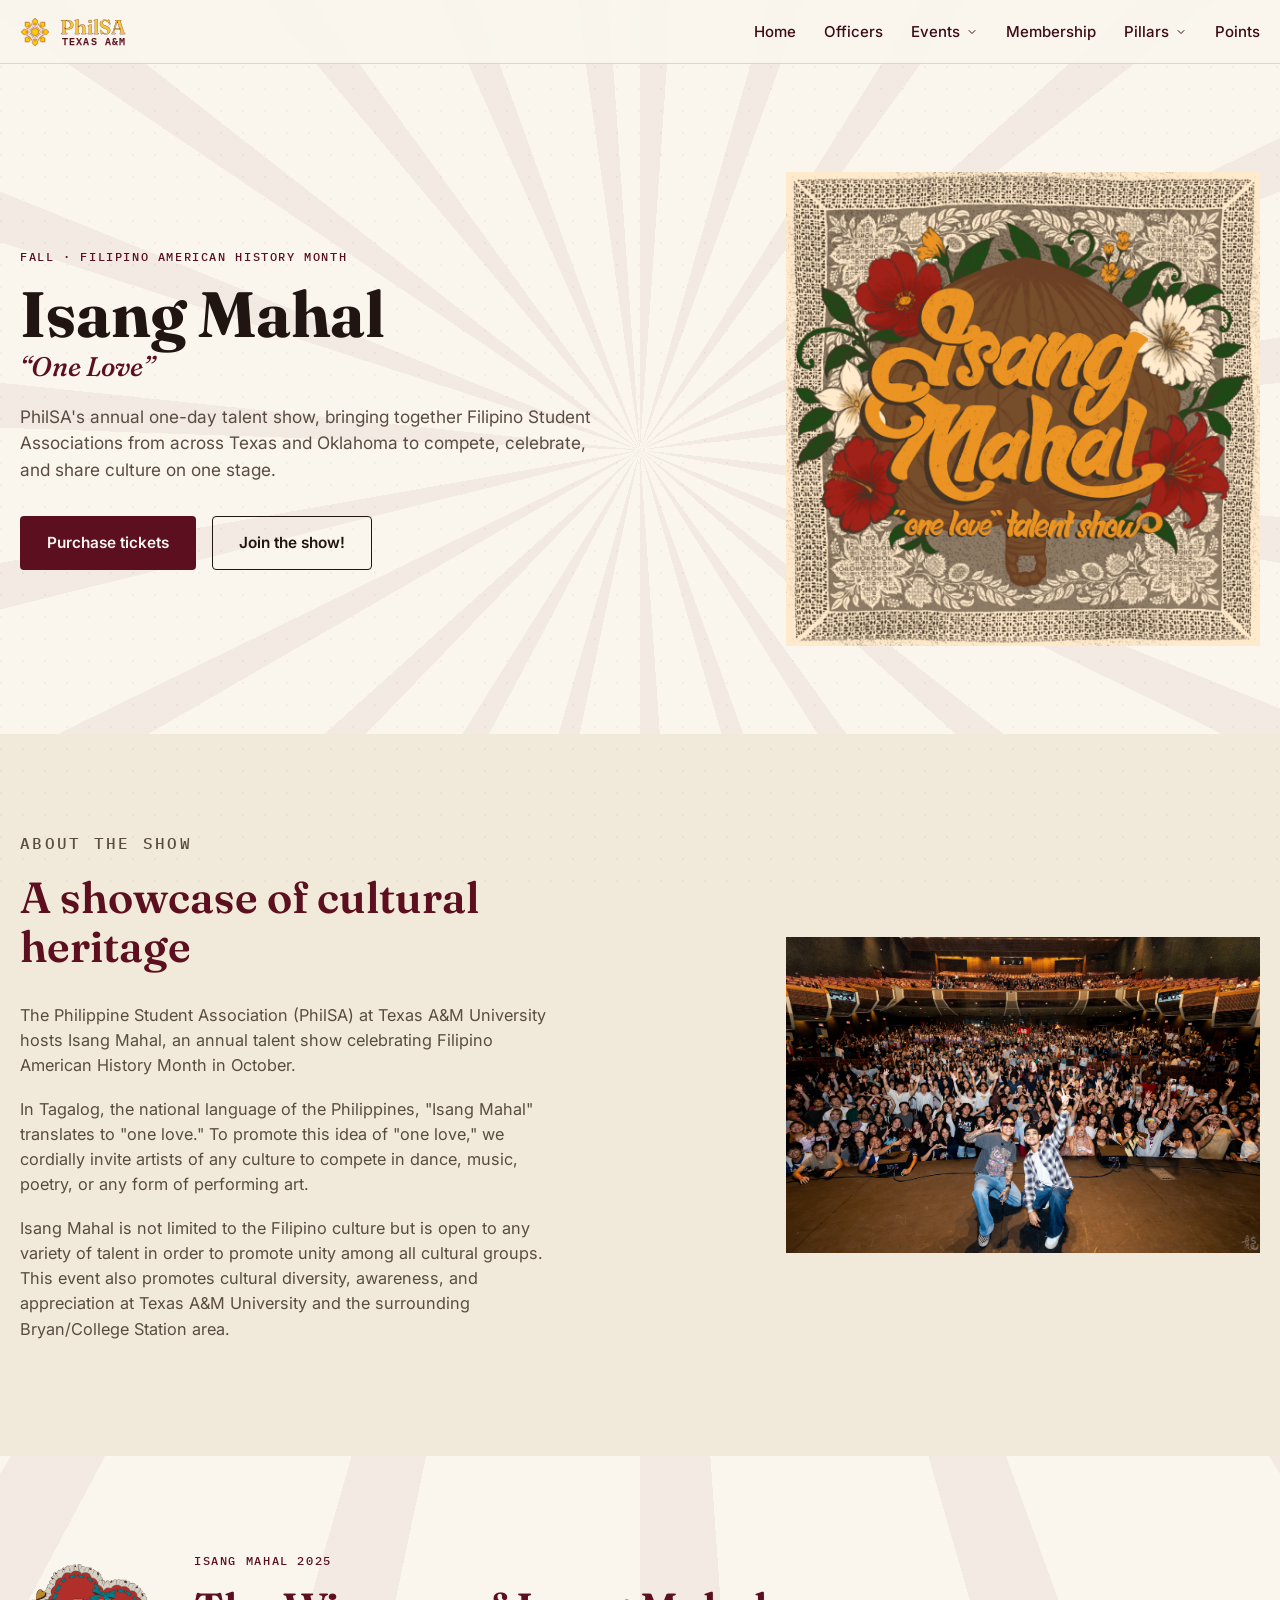
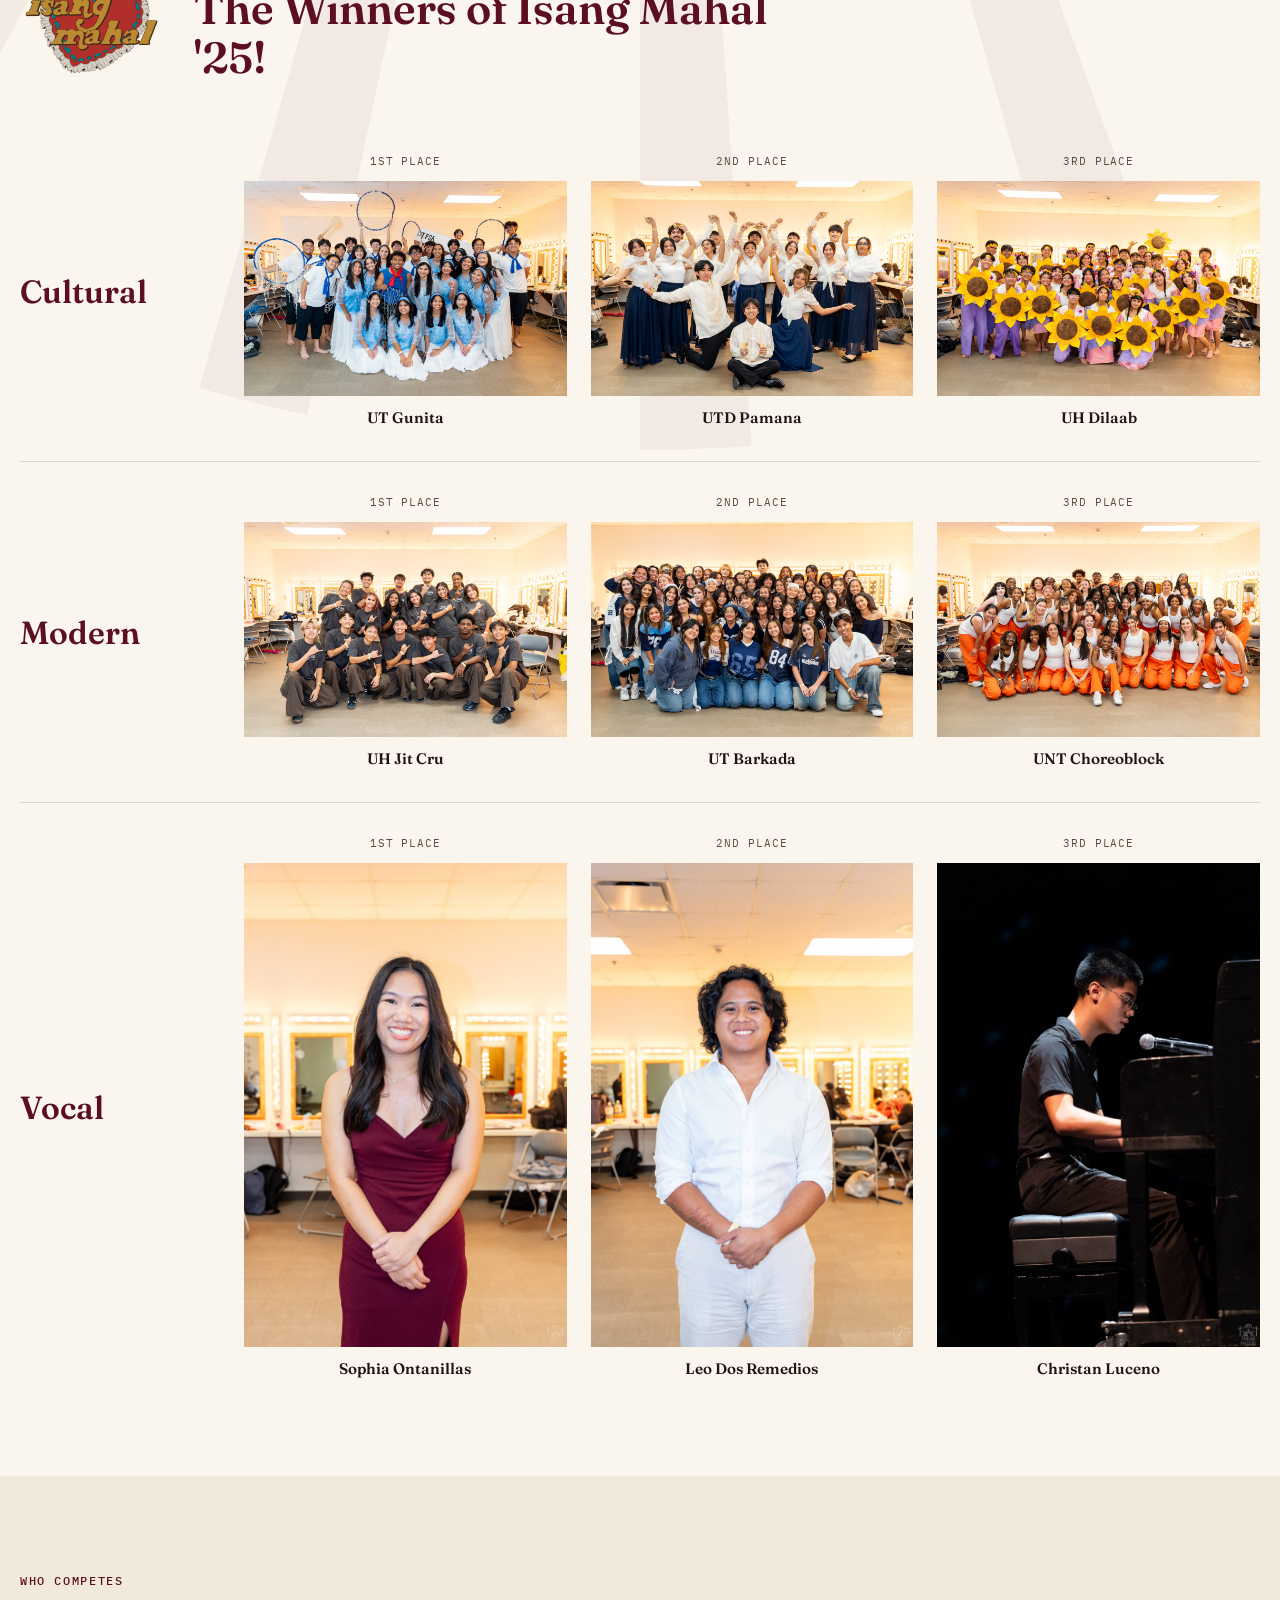
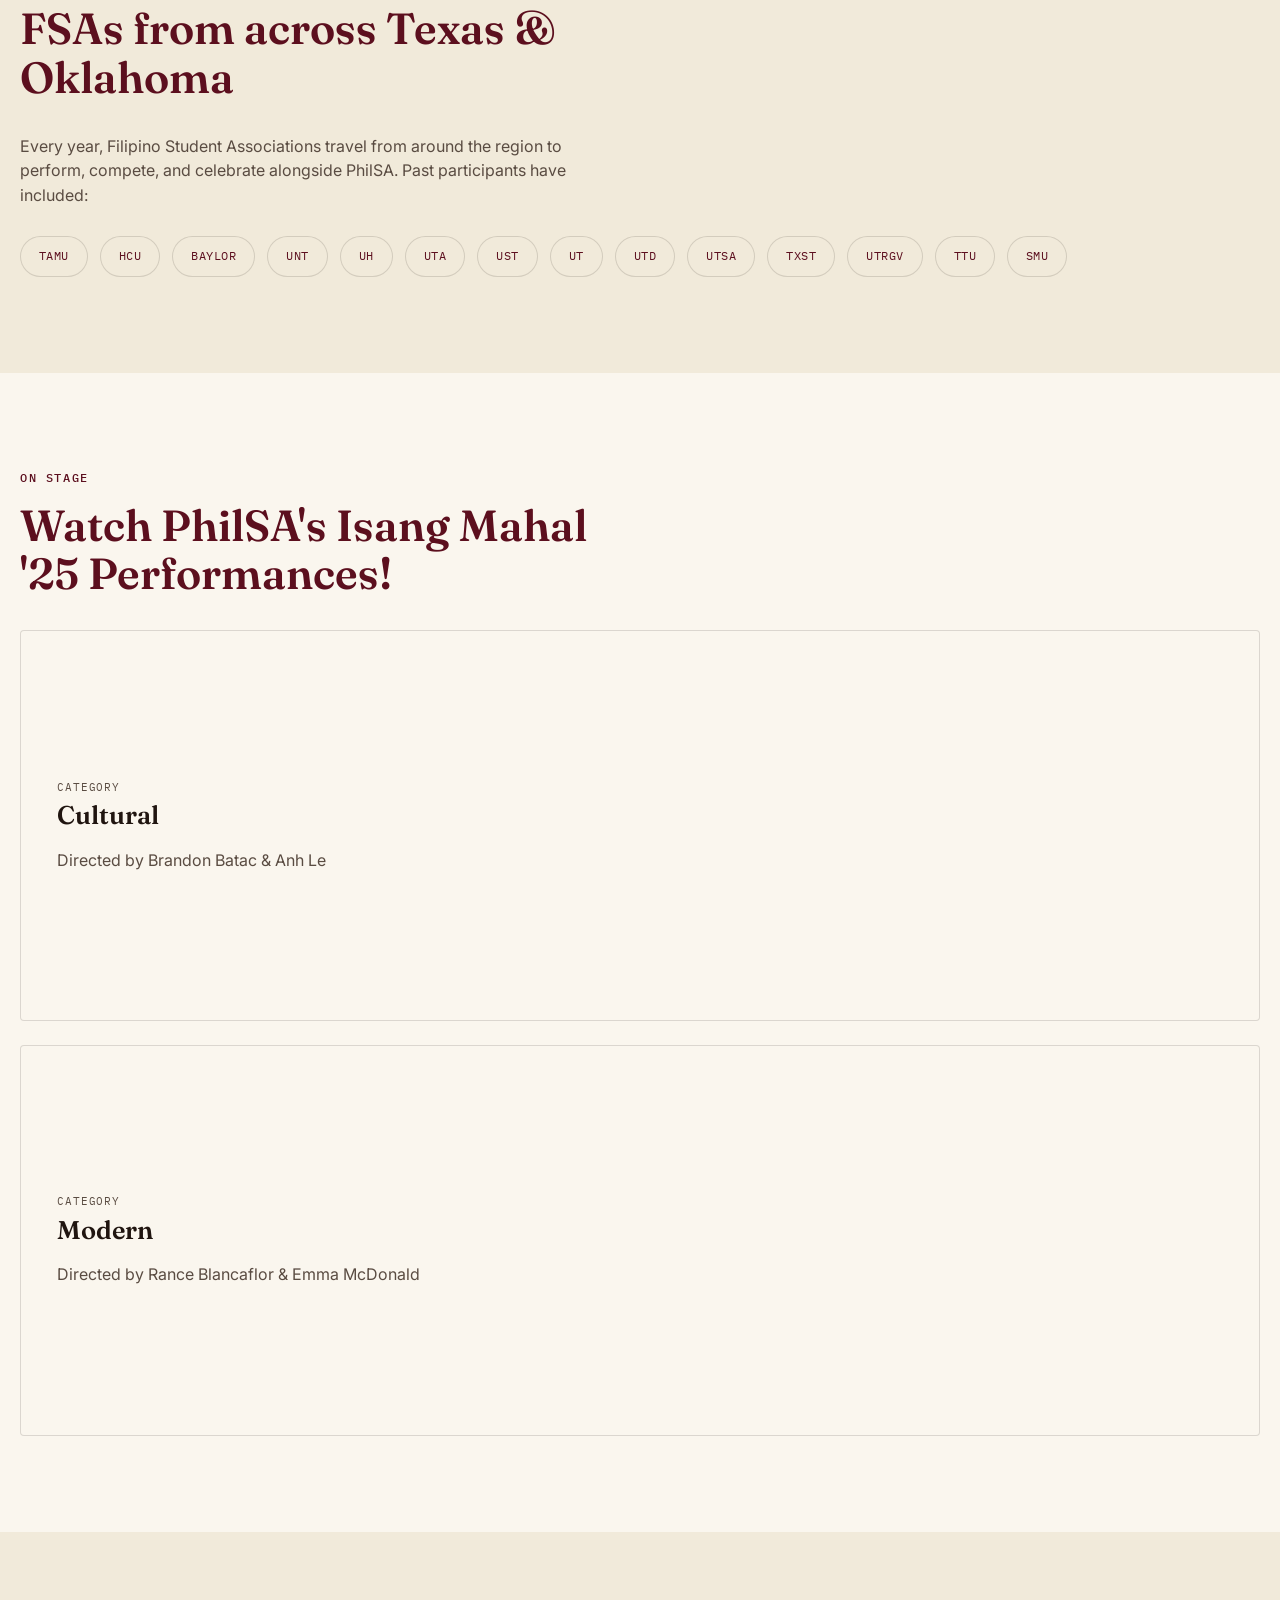
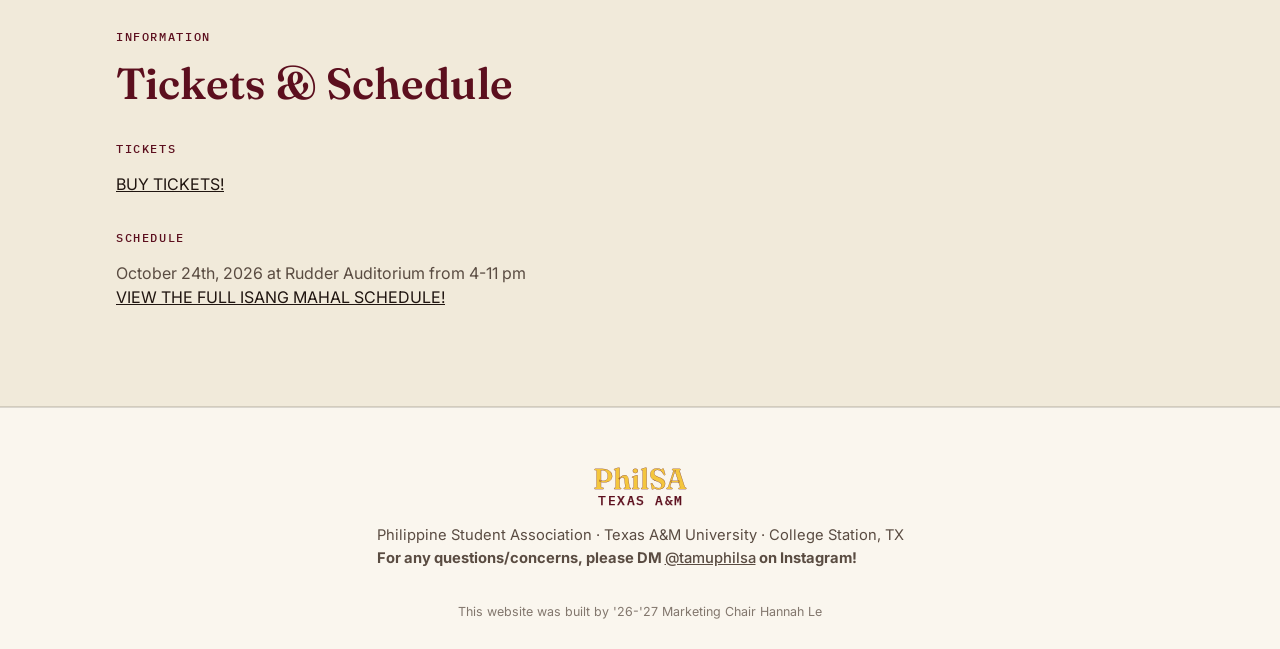
<file: isang-mahal.html>
<!DOCTYPE html>
<html lang="en">
<head>
<meta charset="UTF-8">
<meta name="viewport" content="width=device-width, initial-scale=1.0">
<title>Isang Mahal — PhilSA | Texas A&amp;M Philippine Student Association</title>
<meta name="description" content="Isang Mahal: 'One Love' — PhilSA's annual Filipino-American Heritage Month talent show at Texas A&M University.">
<link rel="preconnect" href="https://fonts.googleapis.com">
<link rel="preconnect" href="https://fonts.gstatic.com" crossorigin>
<link href="https://fonts.googleapis.com/css2?family=Fraunces:ital,opsz,wght@0,9..144,400;0,9..144,600;0,9..144,700;1,9..144,500&family=Inter:wght@400;500;600;700&family=IBM+Plex+Mono:wght@500&display=swap" rel="stylesheet">
<link rel="stylesheet" href="styles.css">
</head>
<body>

<div class="sun-noise" aria-hidden="true"></div>

<!--Website Header-->
<header class="site-header" id="top">
  <div class="wrap header-inner">
    <a class="brand" href="index.html#top">
      <span class="brand-mark" aria-hidden="true">
        <img src="images/placeholderlogo.png" alt="philsa logo" width="30px" height="30px">
      </span>
      <span class="brand-word">PhilSA<span class="brand-sub">Texas A&amp;M</span></span>
    </a>
    <nav class="main-nav" id="main-nav">
      <a href="index.html">Home</a>
      <a href="officers.html">Officers</a>

      <div class="nav-dropdown">
        <button class="nav-dropdown-toggle" aria-expanded="false" aria-haspopup="true">
          Events
          <svg class="dropdown-caret" viewBox="0 0 24 24" width="12" height="12" fill="none" stroke="currentColor" stroke-width="2" stroke-linecap="round" stroke-linejoin="round"><path d="M6 9l6 6 6-6"/></svg>
        </button>
        <div class="nav-dropdown-menu">
          <a href="calendar.html">Calendar</a>
          <a href="isang-mahal.html">Isang Mahal</a>
          <a href="goodphil.html">Goodphil</a>
        </div>
      </div>

      <a href="index.html#join">Membership</a>

      <div class="nav-dropdown">
        <button class="nav-dropdown-toggle" aria-expanded="false" aria-haspopup="true">
          Pillars
          <svg class="dropdown-caret" viewBox="0 0 24 24" width="12" height="12" fill="none" stroke="currentColor" stroke-width="2" stroke-linecap="round" stroke-linejoin="round"><path d="M6 9l6 6 6-6"/></svg>
        </button>
        <div class="nav-dropdown-menu">
          <a href="phams.html">Phams</a>
          <a href="philanthropy.html">Philanthropy</a>
          <a href="fundraising.html">Fundraising</a>
          <a href="cultural.html">Cultural</a>
          <a href="modern.html">Modern</a>
          <a href="sports.html">Sports</a>
        </div>
      </div>

      <a href="points.html">Points</a>
    </nav>
    <button class="nav-toggle" id="nav-toggle" aria-label="Toggle navigation" aria-expanded="false">
      <span></span><span></span><span></span>
    </button>
  </div>
</header>

<main>
  
  <!--Isang Mahal Hero-->
  <section class="isang-hero" id="hero">
    <div class="hero-rays" aria-hidden="true" id="hero-rays"></div>
    <div class="isang-hero-inner wrap">
      <div>
        <p class="eyebrow">Fall &middot; Filipino American History Month</p>
        <h1 class="isang-title">
          Isang Mahal
          <span class="isang-title-sub">&ldquo;One Love&rdquo;</span>
        </h1>
        <p class="isang-sub">
          PhilSA's annual one-day talent show, bringing together Filipino Student Associations from across Texas and Oklahoma to compete, celebrate, and share culture on one stage.
        </p>
        <div class="isang-actions">
          <a class="btn btn-primary" href="#tickets">Purchase tickets</a>
          <a class="btn btn-ghost" href="index.html#join">Join the show!</a>
        </div>
      </div>

    <div>
      <img src="images/isang-img/Isang26-Logo.PNG" alt="Isang '26 logo">
    </div>
  </section>

  <!--About the Event-->
  <section class="isang-about" id="about">
    <div class="wrap isang-about-inner">
      <div class="isang-about-copy">
        <p class="eyebrow">About the show</p>
        <h2 class="section-title">A showcase of cultural heritage</h2>
        <p>
         The Philippine Student Association (PhilSA) at Texas A&amp;M University hosts Isang Mahal, an annual talent show celebrating Filipino American History Month in October.
        </p>
        <p>
          In Tagalog, the national language of the Philippines, "Isang Mahal" translates to "one love." To promote this idea of "one love," we cordially invite artists of any culture to compete in dance, music, poetry, or any form of performing art.
        </p>
        <p>
          Isang Mahal is not limited to the Filipino culture but is open to any variety of talent in order to promote unity among all cultural groups. This event also promotes cultural diversity, awareness, and appreciation at Texas A&amp;M University and the surrounding Bryan/College Station area.
        </p>
      </div>

    <div>
      <img src="images/isang-img/Guest-Performers.jpg" alt="Isang '26 Guest Performers">
    </div>
  </section>

  <!--Isang 2025 Winners-->
  <section class="isang-winners" id="winners">
    <div class="wrap">
      <div class="winners-header">
        <img class="winners-logo" src="images/isang-img/ISANG25-LOGO.png" alt="Isang '25 logo">
        <div>
          <p class="eyebrow">Isang Mahal 2025</p>
          <h2 class="section-title">The Winners of Isang Mahal '25!</h2>
        </div>
      </div>

      <div class="winners-grid">

        <div class="winners-column">
          <h3 class="winners-column-title">Cultural</h3>

          <div class="winner-slot">
            <p class="winner-place">1st Place</p>
            <img src="images/isang-img/UT-Gunita.jpg" alt="Isang '26 Cultural 1st Place Winners">
            <p class="winner-performance">UT Gunita</p>
          </div>

          <div class="winner-slot">
            <p class="winner-place">2nd Place</p>
            <img src="images/isang-img/UTD-Pamana.jpg" alt="Isang '26 Cultural 2nd Place Winners">
            <p class="winner-performance">UTD Pamana</p>
          </div>

          <div class="winner-slot">
            <p class="winner-place">3rd Place</p>
            <img src="images/isang-img/UH-Dilaab.jpg" alt="Isang Mahal Cultural 2nd place winners">
            <p class="winner-performance">UH Dilaab</p>
          </div>
        </div>

        <div class="winners-column">
          <h3 class="winners-column-title">Modern</h3>

          <div class="winner-slot">
            <p class="winner-place">1st Place</p>
            <img src="images/isang-img/UH-JitCru.jpg" alt="Isang Mahal Modern 1st place winners">
            <p class="winner-performance">UH Jit Cru</p>
          </div>

          <div class="winner-slot">
            <p class="winner-place">2nd Place</p>
            <img src="images/isang-img/UT-Barkada.jpg" alt="Isang Mahal Modern 2nd place winners">
            <p class="winner-performance">UT Barkada</p>
          </div>

          <div class="winner-slot">
            <p class="winner-place">3rd Place</p>
            <img src="images/isang-img/UNT-Choreoblock.jpg" alt="Isang Mahal Modern 3rd Place winners">
            <p class="winner-performance">UNT Choreoblock</p>
          </div>
        </div>

        <div class="winners-column">
          <h3 class="winners-column-title">Vocal</h3>

          <div class="winner-slot">
            <p class="winner-place">1st Place</p>
            <img src="images/isang-img/Sophia-Ontanillas.jpg" alt="Isang Mahal Vocal 1st Place winners">
            <p class="winner-performance">Sophia Ontanillas</p>
          </div>

          <div class="winner-slot">
            <p class="winner-place">2nd Place</p>
            <img src="images/isang-img/Leo-Dos-Remedios.jpg" alt="Isang Mahal Vocal 2nd Place winners">
            <p class="winner-performance">Leo Dos Remedios</p>
          </div>

          <div class="winner-slot">
            <p class="winner-place">3rd Place</p>
            <img src="images/isang-img/Christan-Luceno.jpg" alt="Isang Mahal Vocal 3rd Place winners">
            <p class="winner-performance">Christan Luceno</p>
          </div>
        </div>

      </div>
    </div>
  </section>

  <!--Participating Schools-->
  <section class="schools" id="schools" style="background: var(--ivory-dim);">
    <div class="wrap">
      <p class="eyebrow">Who competes</p>
      <h2 class="section-title">FSAs from across Texas &amp; Oklahoma</h2>
      <p style="color: var(--ink-soft); max-width: 56ch; margin: 0;">
        Every year, Filipino Student Associations travel from around the region to perform, compete, and celebrate
        alongside PhilSA. Past participants have included:
      </p>
      <div class="school-list">
        <span class="school-chip">TAMU</span>
        <span class="school-chip">HCU</span>
        <span class="school-chip">Baylor</span>
        <span class="school-chip">UNT</span>
        <span class="school-chip">UH</span>
        <span class="school-chip">UTA</span>
        <span class="school-chip">UST</span>
        <span class="school-chip">UT</span>
        <span class="school-chip">UTD</span>
        <span class="school-chip">UTSA</span>
        <span class="school-chip">TXST</span>
        <span class="school-chip">UTRGV</span>
        <span class="school-chip">TTU</span>
        <span class="school-chip">SMU</span>
      </div>
    </div>
  </section>

  <!--PhilSA Performances-->
  <section class="categories" id="categories">
    <div class="wrap">
      <p class="eyebrow">On stage</p>
      <h2 class="section-title">Watch PhilSA's Isang Mahal '25 Performances!</h2>
      <div class="category-grid">

        <div class="category-card">
          <div class="category-card-copy">
            <p class="category-tag">Category</p>
            <h3>Cultural</h3>
            <p>
              Directed by Brandon Batac &amp; Anh Le
            </p>
          </div>
          <div class="category-video">
            <iframe width="560" height="315" src="https://www.youtube.com/embed/Cazw_0sIemw?si=lehEdDeURMR_VC7F" title="YouTube video player" frameborder="0" allow="accelerometer; autoplay; clipboard-write; encrypted-media; gyroscope; picture-in-picture; web-share" referrerpolicy="strict-origin-when-cross-origin" allowfullscreen></iframe>
          </div>
        </div>

        <div class="category-card">
          <div class="category-card-copy">
            <p class="category-tag">Category</p>
            <h3>Modern</h3>
            <p>
              Directed by Rance Blancaflor &amp; Emma McDonald
            </p>
          </div>
          <div class="category-video">
           <iframe width="560" height="315" src="https://www.youtube.com/embed/GC15s6e6UPw?si=OcFFiEn2RfPSYtLJ" title="YouTube video player" frameborder="0" allow="accelerometer; autoplay; clipboard-write; encrypted-media; gyroscope; picture-in-picture; web-share" referrerpolicy="strict-origin-when-cross-origin" allowfullscreen></iframe>
          </div>
        </div>

      </div>
    </div>
  </section>

  <!--Tickets and Schedule-->
  <section class="isang-information" id="tickets" style="background: var(--ivory-dim); padding: 96px;">
    <div class="wrap">
      <p class="eyebrow">Information</p>
      <h2 class="section-title">Tickets &amp; Schedule</h2>
      <div class="tickets">
        <h2 class="eyebrow">Tickets</h2>
        <a href="https://sofctamu.estore.flywire.com/products/2026-isang-mahal-ticket--copy-460602"><u>BUY TICKETS!</u></a>
      </div>
      <div class="schedule">
        <h2 class="eyebrow">Schedule</h2>
        <p>October 24th, 2026 at Rudder Auditorium from 4-11 pm</p>
        <a href="https://docs.google.com/spreadsheets/d/1wXsP-Wa4VDKjc26fMYmeAo4SZ6UT0awrh16V6Y5n2TE/edit?usp=sharing"><u>VIEW THE FULL ISANG MAHAL SCHEDULE!</u></a>
      </div>
    </div>
  </section>

</main>

<footer class="site-footer" id="contact">
  <div class="wrap footer-inner">
    <div>
      <span class="brand-word footer-brand">PhilSA<span class="brand-sub">Texas A&amp;M</span></span>
      <p>Philippine Student Association &middot; Texas A&amp;M University &middot; College Station, TX</p>
    <div class="footer-links">
      <p>For any questions/concerns, please DM <a href="https://www.instagram.com/tamuphilsa/" target="_blank" rel="noopener noreferrer" style="text-decoration: underline">@tamuphilsa</a> on Instagram!</p>
    </div>
  </div>
</div>
  <p class="footer-fine">This website was built by '26-'27 Marketing Chair Hannah Le</p>
</footer>

<script src="script.js"></script>
</body>
</html>
</file>
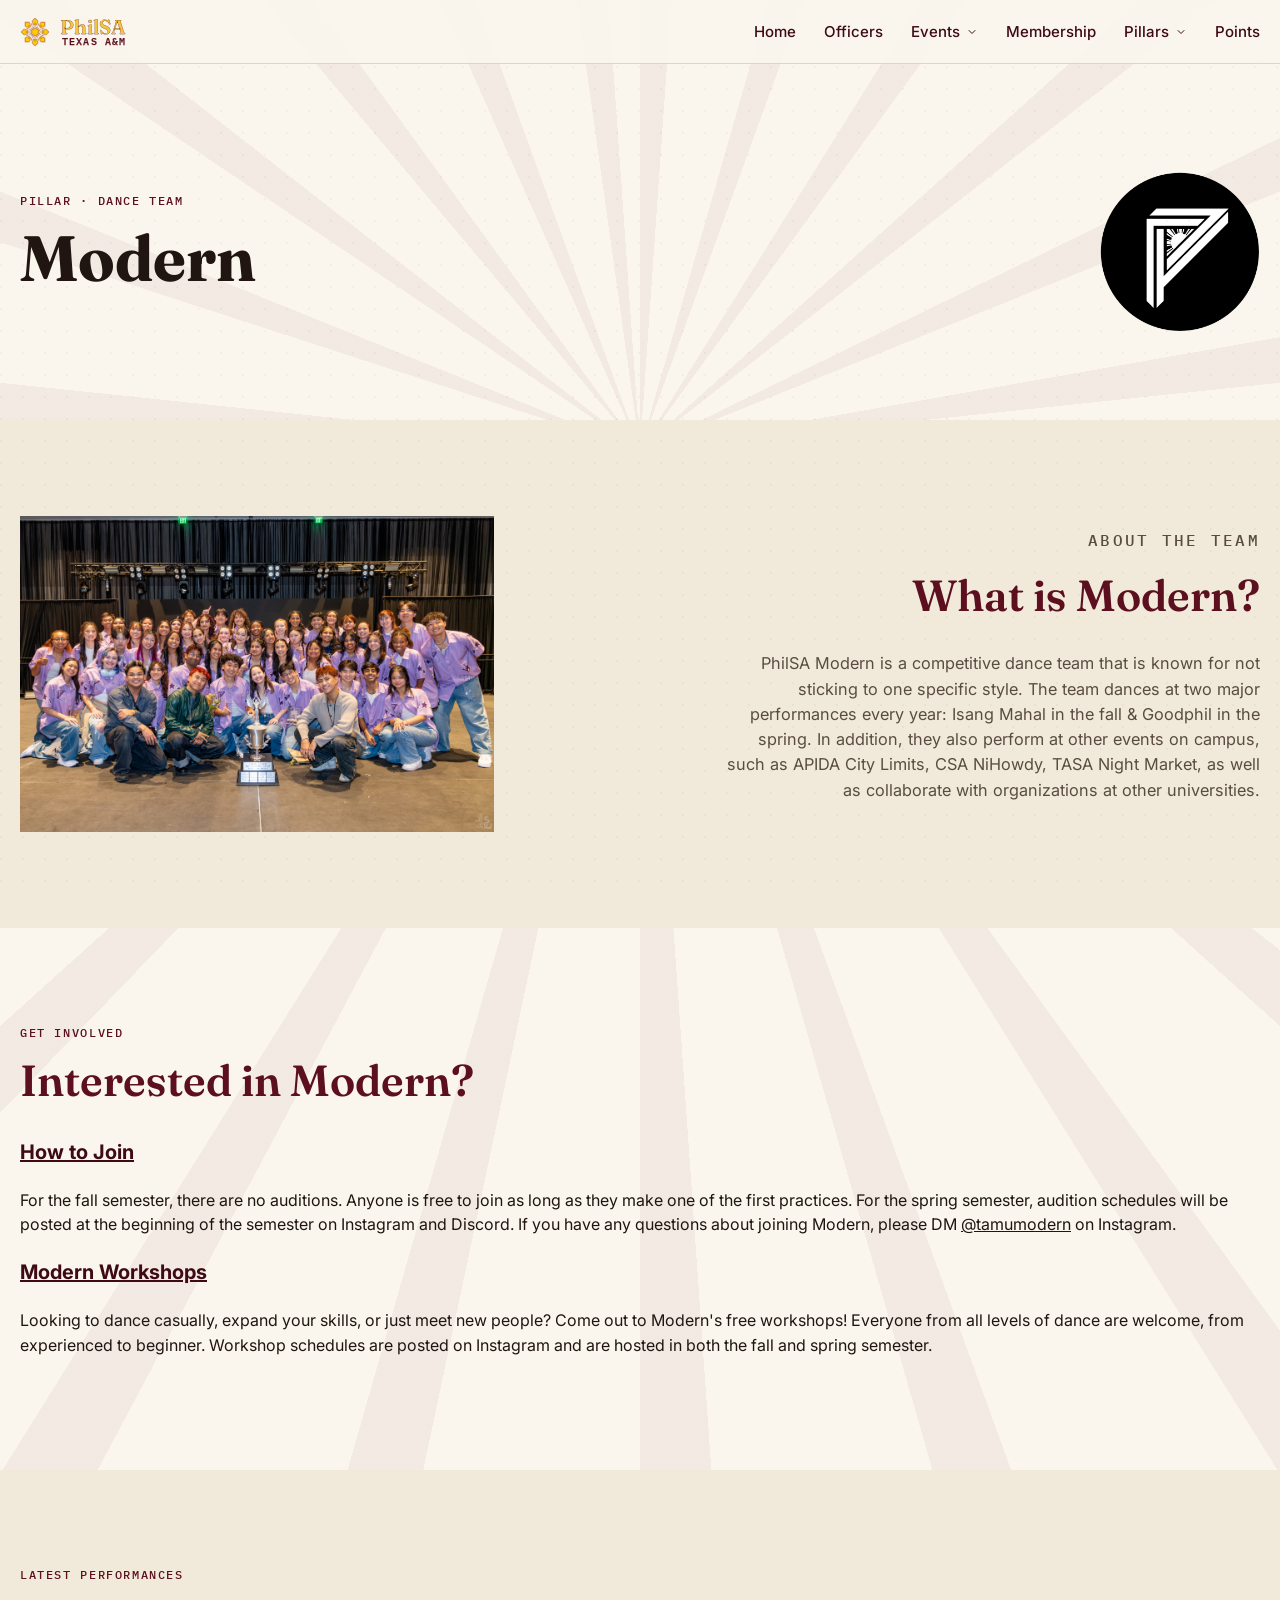
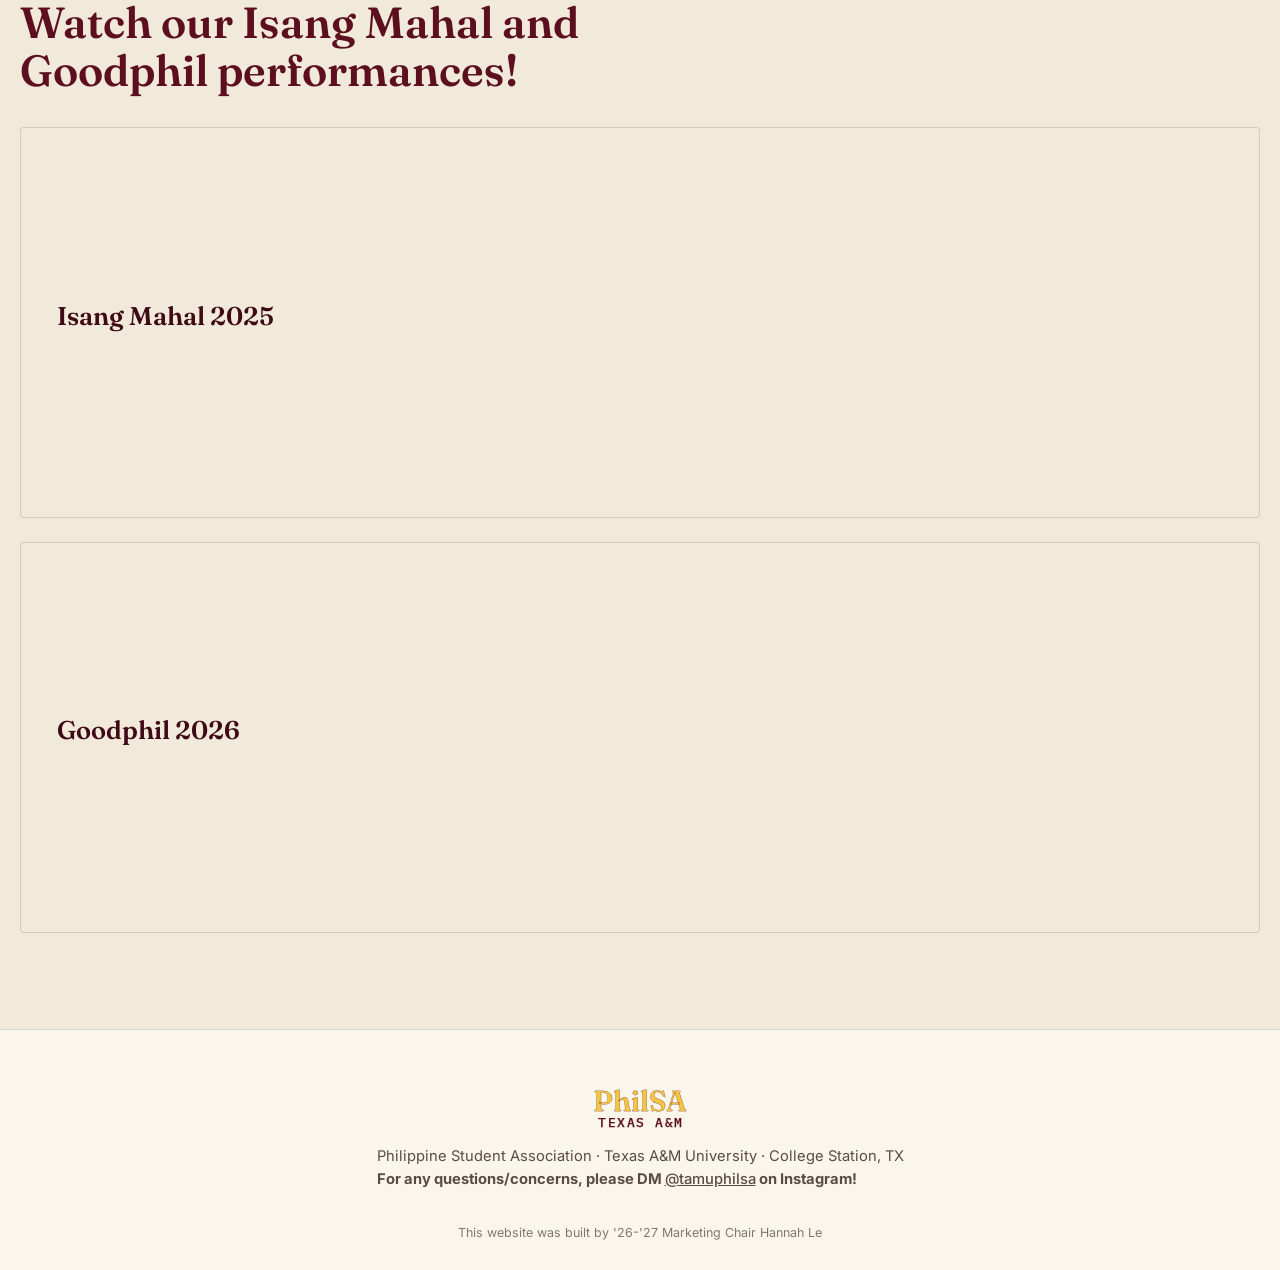
<file: modern.html>
<!DOCTYPE html>
<html lang="en">
<head>
<meta charset="UTF-8">
<meta name="viewport" content="width=device-width, initial-scale=1.0">
<title>Modern — PhilSA | Texas A&amp;M Philippine Student Association</title>
<meta name="description" content="PhilSA Modern — Texas A&M's modern dance team, bringing people together through the love of dance.">
<link rel="preconnect" href="https://fonts.googleapis.com">
<link rel="preconnect" href="https://fonts.gstatic.com" crossorigin>
<link href="https://fonts.googleapis.com/css2?family=Fraunces:ital,opsz,wght@0,9..144,400;0,9..144,600;0,9..144,700;1,9..144,500&family=Inter:wght@400;500;600;700&family=IBM+Plex+Mono:wght@500&display=swap" rel="stylesheet">
<link rel="stylesheet" href="styles.css">
</head>
<body>

<div class="sun-noise" aria-hidden="true"></div>

<!--Website Header-->
<header class="site-header" id="top">
  <div class="wrap header-inner">
    <a class="brand" href="index.html#top">
      <span class="brand-mark" aria-hidden="true">
        <img src="images/placeholderlogo.png" alt="philsa logo" width="30px" height="30px">
      </span>
      <span class="brand-word">PhilSA<span class="brand-sub">Texas A&amp;M</span></span>
    </a>
    <nav class="main-nav" id="main-nav">
      <a href="index.html">Home</a>
      <a href="officers.html">Officers</a>

      <div class="nav-dropdown">
        <button class="nav-dropdown-toggle" aria-expanded="false" aria-haspopup="true">
          Events
          <svg class="dropdown-caret" viewBox="0 0 24 24" width="12" height="12" fill="none" stroke="currentColor" stroke-width="2" stroke-linecap="round" stroke-linejoin="round"><path d="M6 9l6 6 6-6"/></svg>
        </button>
        <div class="nav-dropdown-menu">
          <a href="calendar.html">Calendar</a>
          <a href="isang-mahal.html">Isang Mahal</a>
          <a href="goodphil.html">Goodphil</a>
        </div>
      </div>

      <a href="index.html#join">Membership</a>

      <div class="nav-dropdown">
        <button class="nav-dropdown-toggle" aria-expanded="false" aria-haspopup="true">
          Pillars
          <svg class="dropdown-caret" viewBox="0 0 24 24" width="12" height="12" fill="none" stroke="currentColor" stroke-width="2" stroke-linecap="round" stroke-linejoin="round"><path d="M6 9l6 6 6-6"/></svg>
        </button>
        <div class="nav-dropdown-menu">
          <a href="phams.html">Phams</a>
          <a href="philanthropy.html">Philanthropy</a>
          <a href="fundraising.html">Fundraising</a>
          <a href="cultural.html">Cultural</a>
          <a href="modern.html">Modern</a>
          <a href="sports.html">Sports</a>
        </div>
      </div>

      <a href="points.html">Points</a>
    </nav>
    <button class="nav-toggle" id="nav-toggle" aria-label="Toggle navigation" aria-expanded="false">
      <span></span><span></span><span></span>
    </button>
  </div>
</header>

<main>

  <!--Modern Hero-->
  <section class="isang-hero" id="hero">
    <div class="hero-rays" aria-hidden="true" id="hero-rays"></div>
    <div class="isang-hero-inner wrap">
      <div>
        <p class="eyebrow">Pillar &middot; Dance Team</p>
        <h1 class="isang-title">
          Modern
        </h1>
      </div>

      <img class="modern-hero-logo" src="images/modern.png" alt="Modern logo">
    </div>
  </section>

  <!--About Modern-->
  <section class="isang-about" id="about">
    <div class="wrap isang-about-inner isang-about-inner--reverse">
      <div class="isang-about-copy">
        <p class="eyebrow">About the team</p>
        <h2 class="section-title">What is Modern?</h2>
        <p>
          PhilSA Modern is a competitive dance team that is known for not sticking to one specific style. The team dances at two major performances every year: Isang Mahal in the fall &amp; Goodphil in the spring. In addition, they also perform at other events on campus, such as APIDA City Limits, CSA NiHowdy, TASA Night Market, as well as collaborate with organizations at other universities.
        </p>
      </div>

      <img src="images/modern-team.jpg" alt="Modern team">
    </div>
  </section>

  <!--What We Do-->
  <section class="categories" id="what-we-do">
    <div class="wrap">
      <p class="eyebrow">Get Involved</p>
      <h2 class="section-title">Interested in Modern?</h2>
      <p class="benefits-dues"><u>How to Join</u></p>
      <p>For the fall semester, there are no auditions. Anyone is free to join as long as they make one of the first practices. For the spring semester, audition schedules will be posted at the beginning of the semester on Instagram and Discord. If you have any questions about joining Modern, please DM <a href="https://www.instagram.com/tamumodern?igsh=dDNid295NzFnZHMx" target="_blank" rel="noopener noreferrer" style: text-decoration="underline">@tamumodern</a> on Instagram.</p>
      <p class="benefits-dues"><u>Modern Workshops</u></p>
      <p>Looking to dance casually, expand your skills, or just meet new people? Come out to Modern's free workshops! Everyone from all levels of dance are welcome, from experienced to beginner. Workshop schedules are posted on Instagram and are hosted in both the fall and spring semester.</p>
    </div>
  </section>

  <!--Past Performances-->
  <section class="isang-about" style="background: var(--ivory-dim);">
    <div class="wrap">
      <p class="eyebrow">Latest Performances</p>
      <h2 class="section-title">Watch our Isang Mahal and Goodphil performances!</h2>
      <div class="category-grid">

        <div class="category-card" style="background: var(--ivory-dim)">
          <div class="category-card-copy">
            <h3 style="color: var(--maroon-deep)">Isang Mahal 2025</h3>
          </div>
          <div class="category-video">
            <iframe width="560" height="315" src="https://www.youtube.com/embed/GC15s6e6UPw?si=OcFFiEn2RfPSYtLJ" title="YouTube video player" frameborder="0" allow="accelerometer; autoplay; clipboard-write; encrypted-media; gyroscope; picture-in-picture; web-share" referrerpolicy="strict-origin-when-cross-origin" allowfullscreen></iframe>
          </div>
        </div>

        <div class="category-card" style="background: var(--ivory-dim)">
          <div class="category-card-copy">
            <h3 style="color: var(--maroon-deep)">Goodphil 2026</h3>
          </div>
          <div class="category-video">
            <iframe width="560" height="315" src="https://www.youtube.com/embed/0S4SZvJ9Cn8?si=Kls41-PzP_cN0Cg4" title="YouTube video player" frameborder="0" allow="accelerometer; autoplay; clipboard-write; encrypted-media; gyroscope; picture-in-picture; web-share" referrerpolicy="strict-origin-when-cross-origin" allowfullscreen></iframe>
          </div>
        </div>

      </div>
    </div>
  </section>

</main>

<footer class="site-footer" id="contact">
  <div class="wrap footer-inner">
    <div>
      <span class="brand-word footer-brand">PhilSA<span class="brand-sub">Texas A&amp;M</span></span>
      <p>Philippine Student Association &middot; Texas A&amp;M University &middot; College Station, TX</p>
    <div class="footer-links">
      <p>For any questions/concerns, please DM <a href="https://www.instagram.com/tamuphilsa/" target="_blank" rel="noopener noreferrer" style="text-decoration: underline">@tamuphilsa</a> on Instagram!</p>
    </div>
  </div>
</div>
  <p class="footer-fine">This website was built by '26-'27 Marketing Chair Hannah Le</p>
</footer>

<script src="script.js"></script>
</body>
</html>
</file>
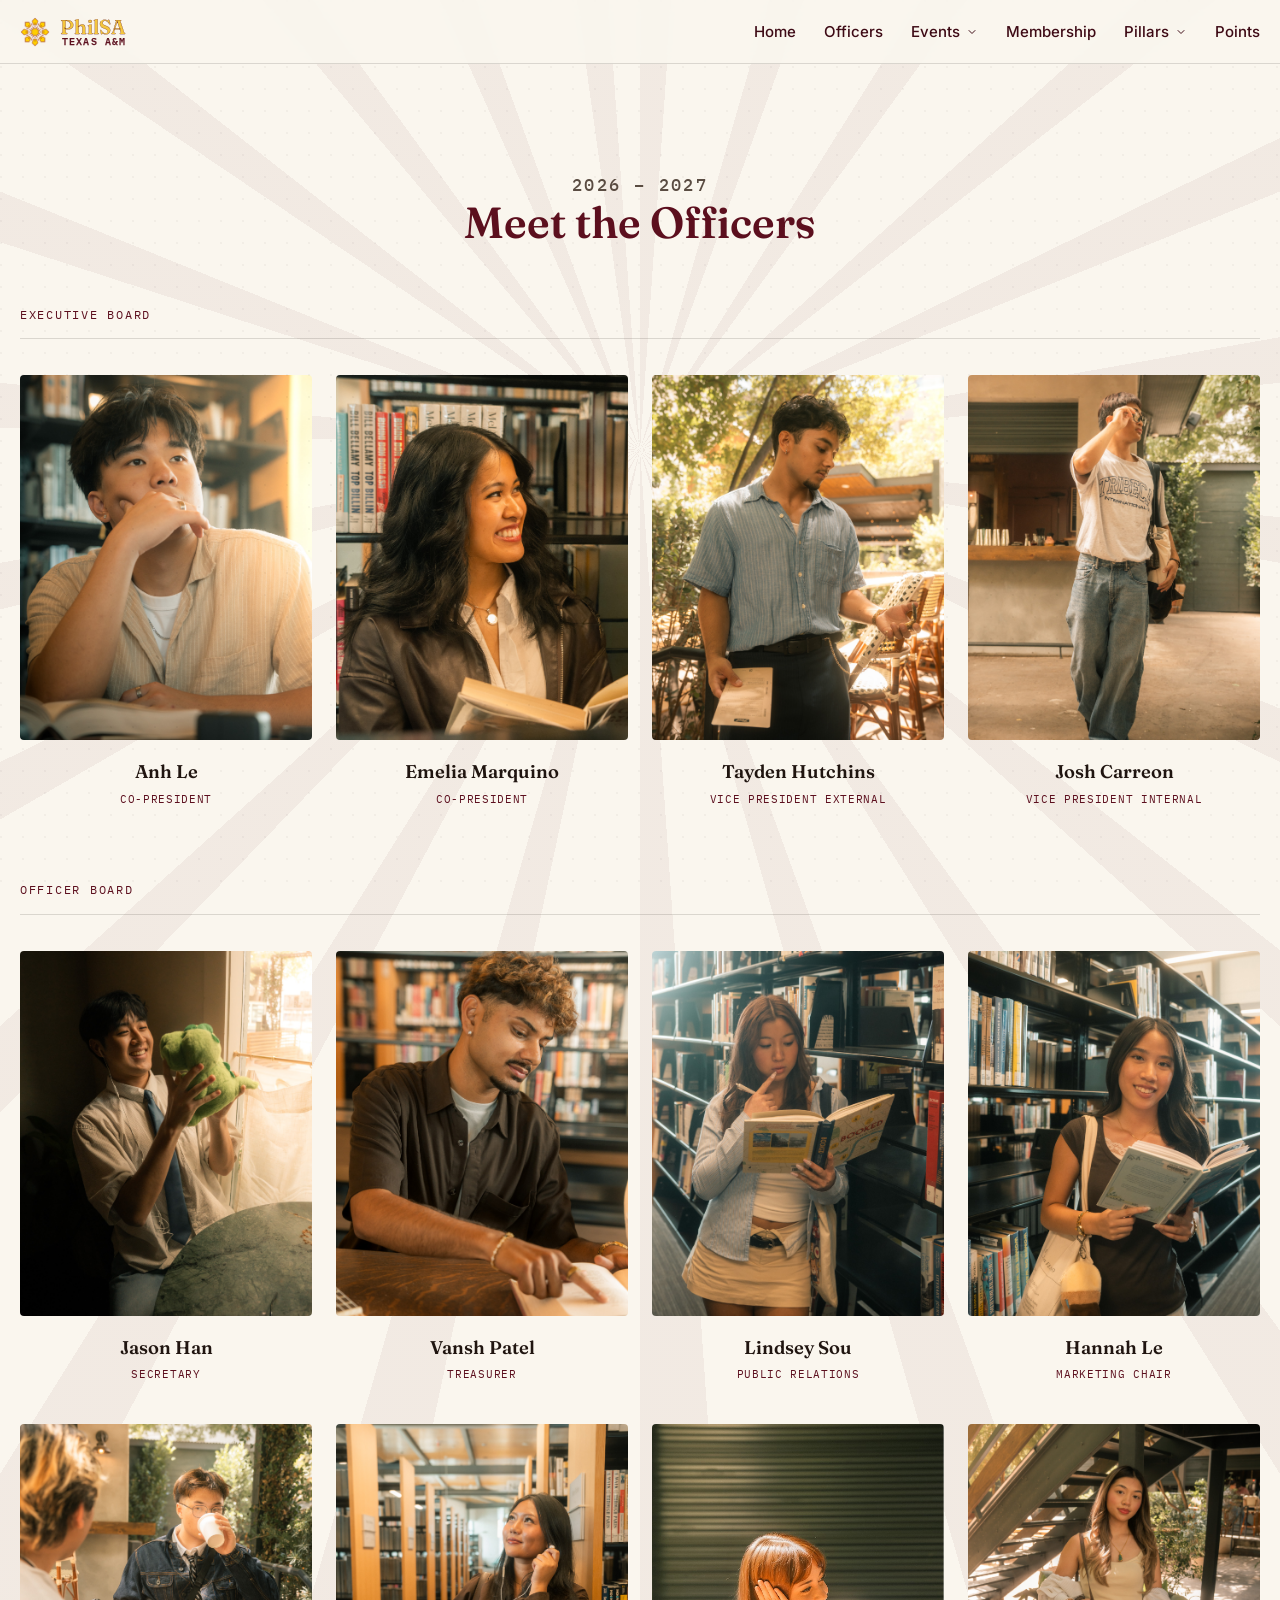
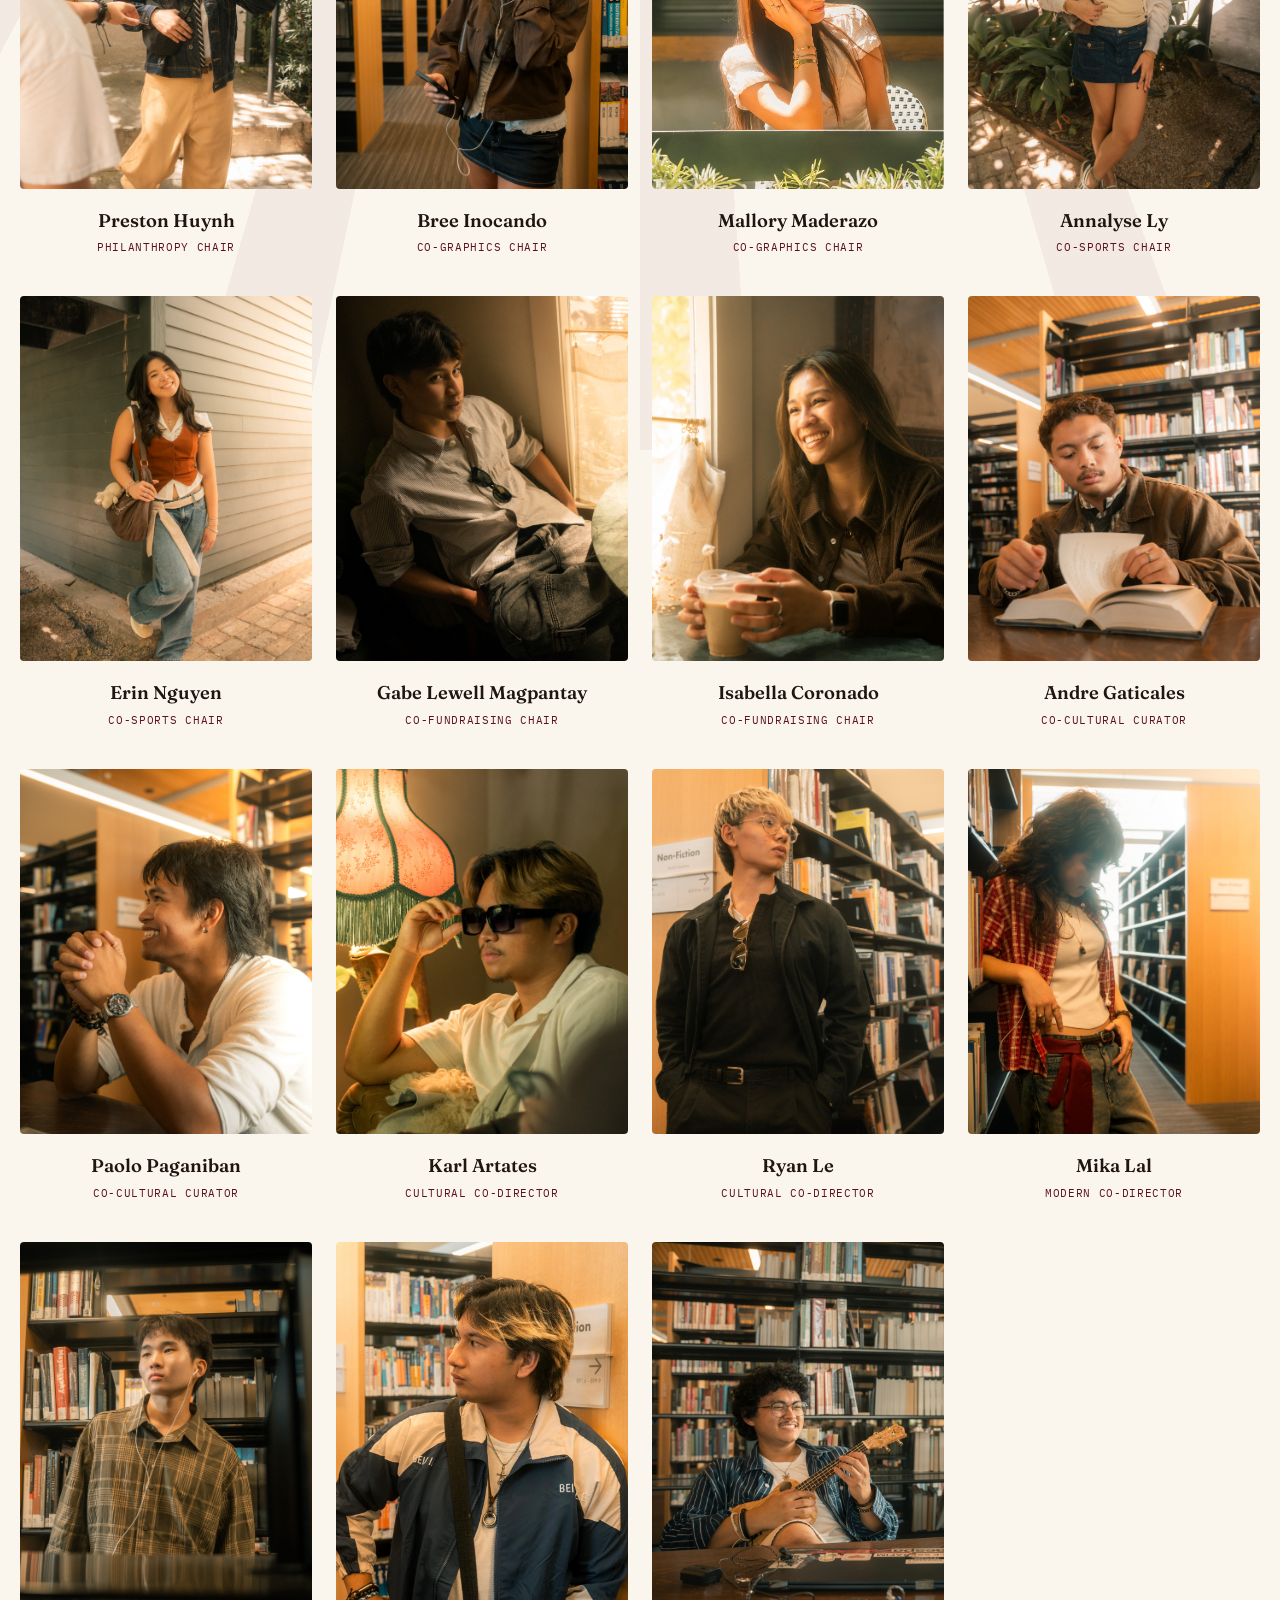
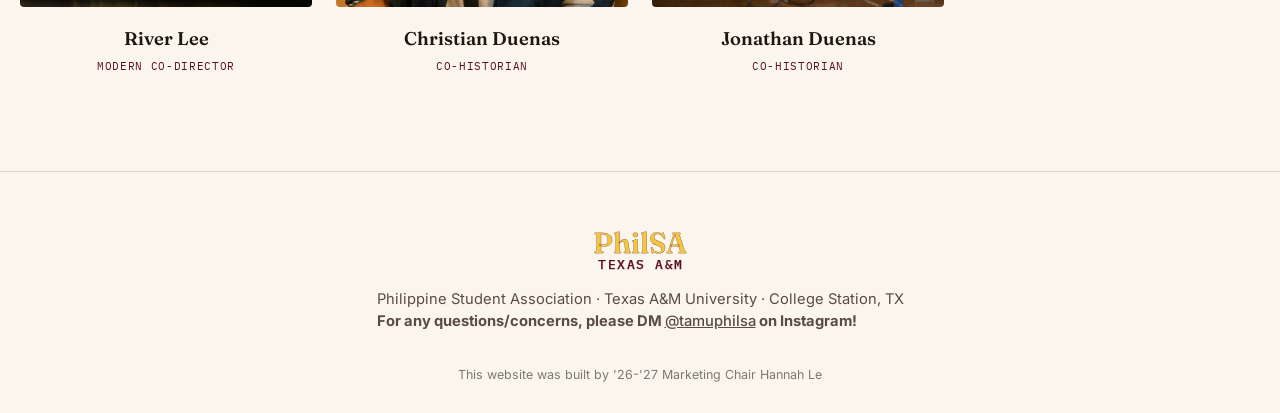
<file: officers.html>
<!DOCTYPE html>
<html lang="en">
<head>
<meta charset="UTF-8">
<meta name="viewport" content="width=device-width, initial-scale=1.0">
<title>Officers — PhilSA | Texas A&amp;M Philippine Student Association</title>
<meta name="description" content="Meet the officers leading PhilSA — Texas A&M's Philippine Student Association.">
<link rel="preconnect" href="https://fonts.googleapis.com">
<link rel="preconnect" href="https://fonts.gstatic.com" crossorigin>
<link href="https://fonts.googleapis.com/css2?family=Fraunces:ital,opsz,wght@0,9..144,400;0,9..144,600;0,9..144,700;1,9..144,500&family=Inter:wght@400;500;600;700&family=IBM+Plex+Mono:wght@500&display=swap" rel="stylesheet">
<link rel="stylesheet" href="styles.css">
</head>
<body>

<div class="sun-noise" aria-hidden="true"></div>

<!--Website Header-->
<header class="site-header" id="top">
  <div class="wrap header-inner">
    <a class="brand" href="index.html#top">
      <span class="brand-mark" aria-hidden="true">
        <img src="images/placeholderlogo.png" alt="philsa logo" width="30px" height="30px">
      </span>
      <span class="brand-word">PhilSA<span class="brand-sub">Texas A&amp;M</span></span>
    </a>
    <nav class="main-nav" id="main-nav">
      <a href="index.html">Home</a>
      <a href="officers.html">Officers</a>

      <div class="nav-dropdown">
        <button class="nav-dropdown-toggle" aria-expanded="false" aria-haspopup="true">
          Events
          <svg class="dropdown-caret" viewBox="0 0 24 24" width="12" height="12" fill="none" stroke="currentColor" stroke-width="2" stroke-linecap="round" stroke-linejoin="round"><path d="M6 9l6 6 6-6"/></svg>
        </button>
        <div class="nav-dropdown-menu">
          <a href="calendar.html">Calendar</a>
          <a href="isang-mahal.html">Isang Mahal</a>
          <a href="Goodphil.html">Goodphil</a>
        </div>
      </div>

      <a href="index.html#join">Membership</a>

      <div class="nav-dropdown">
        <button class="nav-dropdown-toggle" aria-expanded="false" aria-haspopup="true">
          Pillars
          <svg class="dropdown-caret" viewBox="0 0 24 24" width="12" height="12" fill="none" stroke="currentColor" stroke-width="2" stroke-linecap="round" stroke-linejoin="round"><path d="M6 9l6 6 6-6"/></svg>
        </button>
        <div class="nav-dropdown-menu">
          <a href="phams.html">Phams</a>
          <a href="philanthropy.html">Philanthropy</a>
          <a href="fundraising.html">Fundraising</a>
          <a href="cultural.html">Cultural</a>
          <a href="modern.html">Modern</a>
          <a href="sports.html">Sports</a>
        </div>
      </div>

      <a href="points.html">Points</a>
    </nav>
    <button class="nav-toggle" id="nav-toggle" aria-label="Toggle navigation" aria-expanded="false">
      <span></span><span></span><span></span>
    </button>
  </div>
</header>

<main>

  <!--Officers Intro-->
  <section class="officers-hero">
    <div class="hero-rays" aria-hidden="true" id="hero-rays"></div>
    <div class="wrap">
      <p class="eyebrow">2026 &ndash; 2027</p>
      <h1 class="section-title">Meet the Officers</h1>
    </div>
  </section>

    <!--Officers Grid-->
  <section class="officers">
    <div class="wrap">

      <!-- Executive Board -->
      <div class="officer-group">
        <p class="officer-group-title">Executive Board</p>
        <div class="officer-grid">

<div class="officer-card">
          <div class="officer-photo">
            <img src="images/officers-img/Anh.jpg" alt="Co-pres">
          </div>
            <h3 class="officer-name">Anh Le</h3>
            <p class="officer-role">Co-President</p>
          </div>

<div class="officer-card">
          <div class="officer-photo">
            <img src="images/officers-img/Emelia.jpg" alt="Co-pres">
          </div>
            <h3 class="officer-name">Emelia Marquino</h3>
            <p class="officer-role">Co-President</p>
          </div>

<div class="officer-card">
          <div class="officer-photo">
            <img src="images/officers-img/Tayden.jpg" alt="VPEx">
          </div>
            <h3 class="officer-name">Tayden Hutchins</h3>
            <p class="officer-role">Vice President External</p>
          </div>

<div class="officer-card">
          <div class="officer-photo">
            <img src="images/officers-img/Josh.jpg" alt="VPI">
          </div>
            <h3 class="officer-name">Josh Carreon</h3>
            <p class="officer-role">Vice President Internal</p>
          </div>

        </div>
      </div>

      <!-- Officer Board -->
      <div class="officer-group">
        <p class="officer-group-title">Officer Board</p>
        <div class="officer-grid">

<div class="officer-card">
          <div class="officer-photo">
            <img src="images/officers-img/Jason.jpg" alt="Secretary">
          </div>
            <h3 class="officer-name">Jason Han</h3>
            <p class="officer-role">Secretary</p>
          </div>

<div class="officer-card">
          <div class="officer-photo">
            <img src="images/officers-img/Vansh.jpg" alt="Treasurer">
          </div>
            <h3 class="officer-name">Vansh Patel</h3>
            <p class="officer-role">Treasurer</p>
          </div>

<div class="officer-card">
          <div class="officer-photo">
            <img src="images/officers-img/Lindsey.jpg" alt="PR">
          </div>
            <h3 class="officer-name">Lindsey Sou</h3>
            <p class="officer-role">Public Relations</p>
          </div>

<div class="officer-card">
          <div class="officer-photo">
            <img src="images/officers-img/Hannah.jpg" alt="Marketing">
          </div>
            <h3 class="officer-name">Hannah Le</h3>
            <p class="officer-role">Marketing Chair</p>
          </div>

<div class="officer-card">
          <div class="officer-photo">
            <img src="images/officers-img/Preston.jpg" alt="Philanthropy">
          </div>
            <h3 class="officer-name">Preston Huynh</h3>
            <p class="officer-role">Philanthropy Chair</p>
          </div>

<div class="officer-card">
          <div class="officer-photo">
           <img src="images/officers-img/Bree.jpg" alt="Graphics">
          </div>
            <h3 class="officer-name">Bree Inocando</h3>
            <p class="officer-role">Co-Graphics Chair</p>
          </div>

<div class="officer-card">
          <div class="officer-photo">
            <img src="images/officers-img/Mallory.jpg" alt="Graphics">
          </div>
            <h3 class="officer-name">Mallory Maderazo</h3>
            <p class="officer-role">Co-Graphics Chair</p>
          </div>

<div class="officer-card">
          <div class="officer-photo">
            <img src="images/officers-img/Annalyse.jpg" alt="Sports co">
          </div>
            <h3 class="officer-name">Annalyse Ly</h3>
            <p class="officer-role">Co-Sports Chair</p>
          </div>

<div class="officer-card">
          <div class="officer-photo">
            <img src="images/officers-img/Erin.jpg" alt="Sports co">
          </div>
            <h3 class="officer-name">Erin Nguyen</h3>
            <p class="officer-role">Co-Sports Chair</p>
          </div>

<div class="officer-card">
          <div class="officer-photo">
            <img src="images/officers-img/Gabe.jpg" alt="Co fundy">
          </div>
            <h3 class="officer-name">Gabe Lewell Magpantay</h3>
            <p class="officer-role">Co-Fundraising Chair</p>
          </div>

<div class="officer-card">
          <div class="officer-photo">
            <img src="images/officers-img/Isabella.jpg" alt="Co fundy">
          </div>
            <h3 class="officer-name">Isabella Coronado</h3>
            <p class="officer-role">Co-Fundraising Chair</p>
          </div>

<div class="officer-card">
          <div class="officer-photo">
            <img src="images/officers-img/Andre.jpg" alt="Cultural curator">
          </div>
            <h3 class="officer-name">Andre Gaticales</h3>
            <p class="officer-role">Co-Cultural Curator</p>
          </div>

<div class="officer-card">
          <div class="officer-photo">
            <img src="images/officers-img/Paolo.jpg" alt="Cultural curator">
          </div>
            <h3 class="officer-name">Paolo Paganiban</h3>
            <p class="officer-role">Co-Cultural Curator</p>
          </div>

<div class="officer-card">
          <div class="officer-photo">
            <img src="images/officers-img/Karl.jpg" alt="Cultural direk">
          </div>
            <h3 class="officer-name">Karl Artates</h3>
            <p class="officer-role">Cultural Co-Director</p>
          </div>

<div class="officer-card">
          <div class="officer-photo">
            <img src="images/officers-img/Ryan.jpg" alt="Cultural direk">
          </div>
            <h3 class="officer-name">Ryan Le</h3>
            <p class="officer-role">Cultural Co-Director</p>
          </div>

<div class="officer-card">
          <div class="officer-photo">
            <img src="images/officers-img/Mika.jpg" alt="Modern direk">
          </div>
            <h3 class="officer-name">Mika Lal</h3>
            <p class="officer-role">Modern Co-Director</p>
          </div>

<div class="officer-card">
          <div class="officer-photo">
            <img src="images/officers-img/River.jpg" alt="Modern direk">
          </div>
            <h3 class="officer-name">River Lee</h3>
            <p class="officer-role">Modern Co-Director</p>
          </div>

<div class="officer-card">
          <div class="officer-photo">
            <img src="images/officers-img/Christian.jpg" alt="Historian">
          </div>
            <h3 class="officer-name">Christian Duenas</h3>
            <p class="officer-role">Co-Historian</p>
          </div>

<div class="officer-card">
          <div class="officer-photo">
            <img src="images/officers-img/Jonathan.jpg" alt="Historian">
          </div>
            <h3 class="officer-name">Jonathan Duenas</h3>
            <p class="officer-role">Co-Historian</p>
          </div>

        </div>
      </div>

    </div>
  </section>

</main>

<footer class="site-footer" id="contact">
  <div class="wrap footer-inner">
    <div>
      <span class="brand-word footer-brand">PhilSA<span class="brand-sub">Texas A&amp;M</span></span>
      <p>Philippine Student Association &middot; Texas A&amp;M University &middot; College Station, TX</p>
    <div class="footer-links">
      <p>For any questions/concerns, please DM <a href="https://www.instagram.com/tamuphilsa/" target="_blank" rel="noopener noreferrer" style="text-decoration: underline">@tamuphilsa</a> on Instagram!</p>
    </div>
  </div>
</div>
  <p class="footer-fine">This website was built by '26-'27 Marketing Chair Hannah Le</p>
</footer>

<script src="script.js"></script>
</body>
</html>
</file>
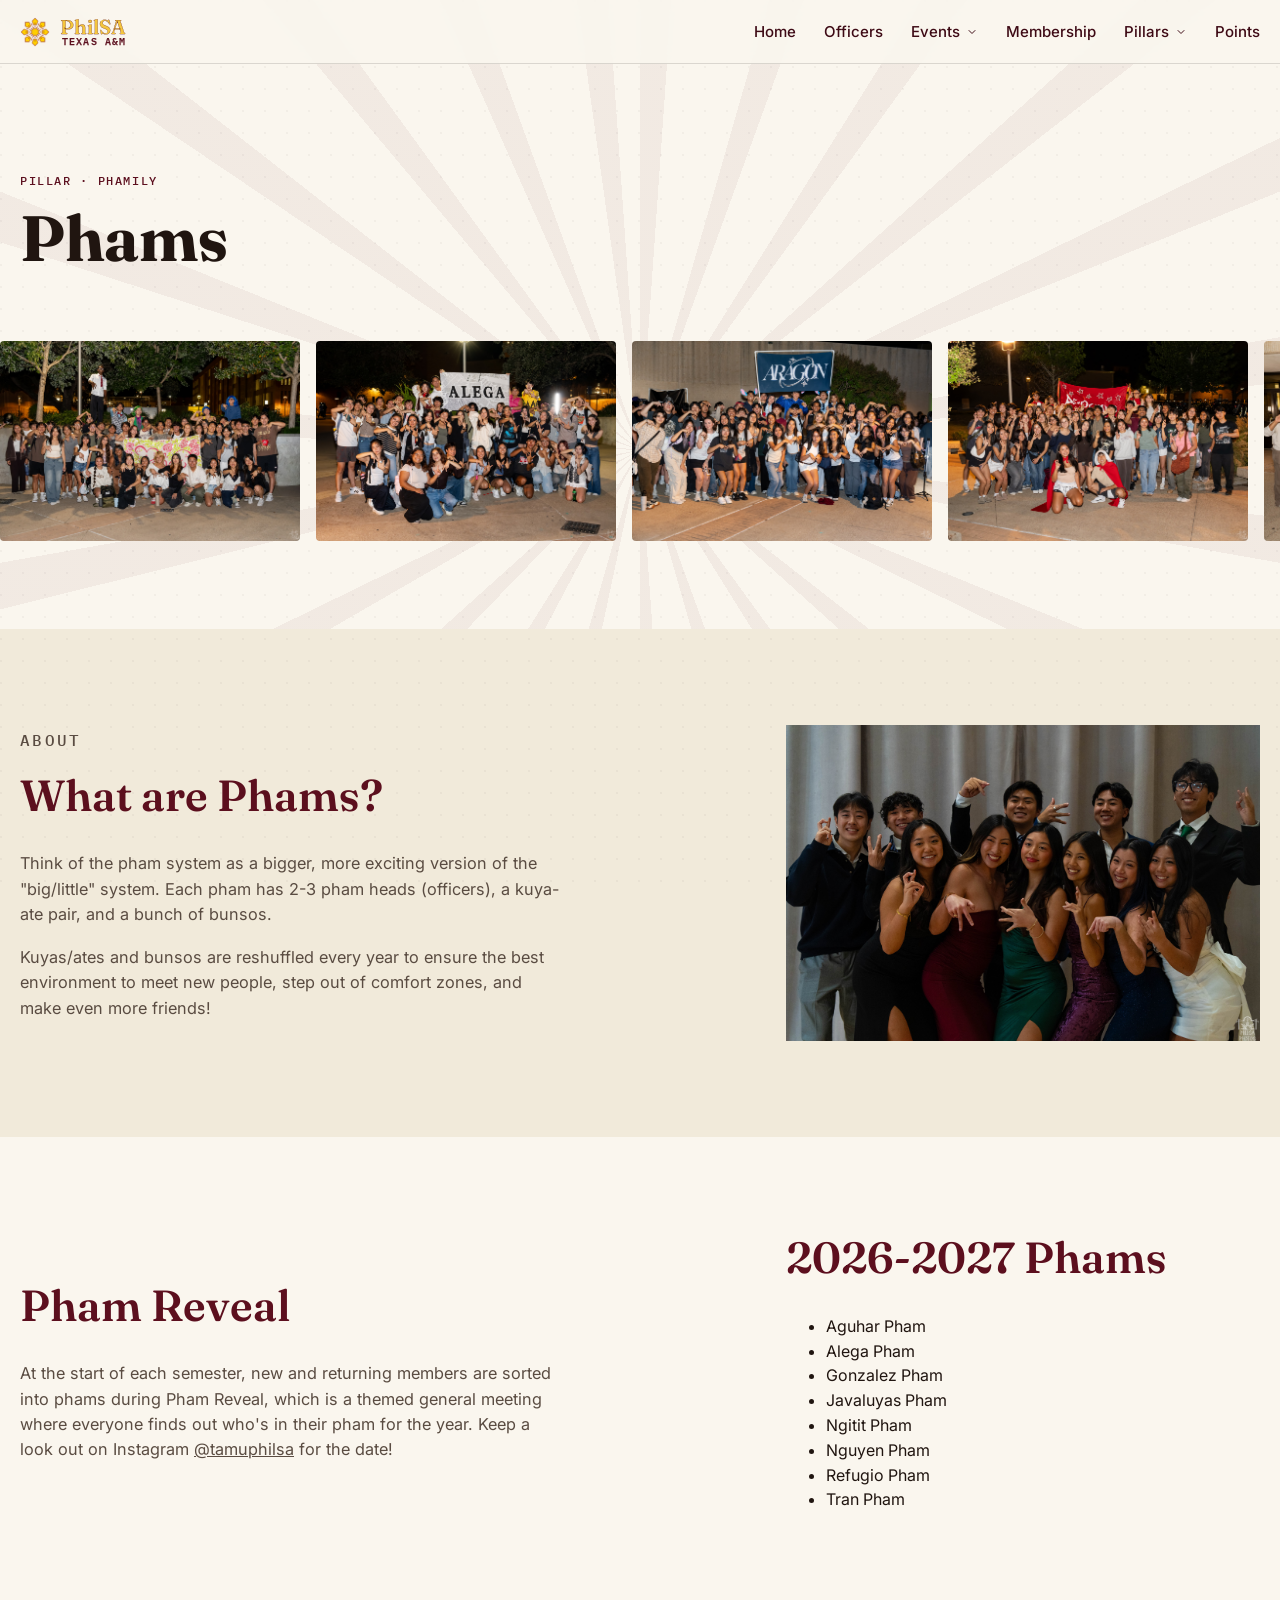
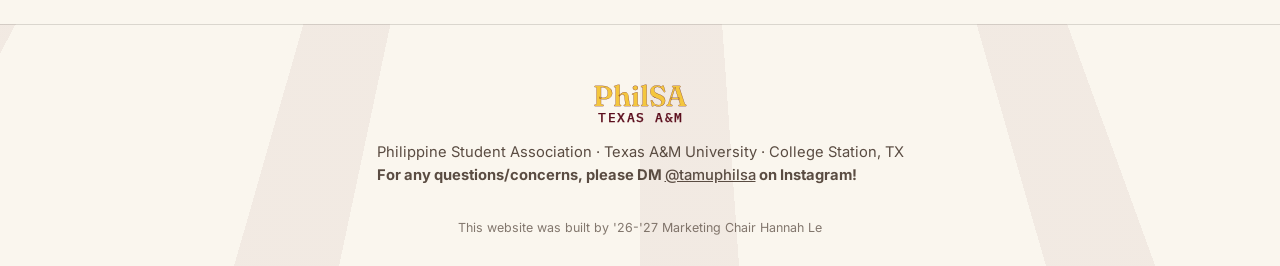
<file: phams.html>
<!DOCTYPE html>
<html lang="en">
<head>
<meta charset="UTF-8">
<meta name="viewport" content="width=device-width, initial-scale=1.0">
<title>Phams — PhilSA | Texas A&amp;M Philippine Student Association</title>
<meta name="description" content="PhilSA Phams — small family groups within PhilSA, building phamily and community year-round.">
<link rel="preconnect" href="https://fonts.googleapis.com">
<link rel="preconnect" href="https://fonts.gstatic.com" crossorigin>
<link href="https://fonts.googleapis.com/css2?family=Fraunces:ital,opsz,wght@0,9..144,400;0,9..144,600;0,9..144,700;1,9..144,500&family=Inter:wght@400;500;600;700&family=IBM+Plex+Mono:wght@500&display=swap" rel="stylesheet">
<link rel="stylesheet" href="styles.css">
</head>
<body>

<div class="sun-noise" aria-hidden="true"></div>

<!--Website Header-->
<header class="site-header" id="top">
  <div class="wrap header-inner">
    <a class="brand" href="index.html#top">
      <span class="brand-mark" aria-hidden="true">
        <img src="images/placeholderlogo.png" alt="philsa logo" width="30px" height="30px">
      </span>
      <span class="brand-word">PhilSA<span class="brand-sub">Texas A&amp;M</span></span>
    </a>
    <nav class="main-nav" id="main-nav">
      <a href="index.html">Home</a>
      <a href="officers.html">Officers</a>

      <div class="nav-dropdown">
        <button class="nav-dropdown-toggle" aria-expanded="false" aria-haspopup="true">
          Events
          <svg class="dropdown-caret" viewBox="0 0 24 24" width="12" height="12" fill="none" stroke="currentColor" stroke-width="2" stroke-linecap="round" stroke-linejoin="round"><path d="M6 9l6 6 6-6"/></svg>
        </button>
        <div class="nav-dropdown-menu">
          <a href="calendar.html">Calendar</a>
          <a href="isang-mahal.html">Isang Mahal</a>
          <a href="goodphil.html">Goodphil</a>
        </div>
      </div>

      <a href="index.html#join">Membership</a>

      <div class="nav-dropdown">
        <button class="nav-dropdown-toggle" aria-expanded="false" aria-haspopup="true">
          Pillars
          <svg class="dropdown-caret" viewBox="0 0 24 24" width="12" height="12" fill="none" stroke="currentColor" stroke-width="2" stroke-linecap="round" stroke-linejoin="round"><path d="M6 9l6 6 6-6"/></svg>
        </button>
        <div class="nav-dropdown-menu">
          <a href="phams.html">Phams</a>
          <a href="philanthropy.html">Philanthropy</a>
          <a href="fundraising.html">Fundraising</a>
          <a href="cultural.html">Cultural</a>
          <a href="modern.html">Modern</a>
          <a href="sports.html">Sports</a>
        </div>
      </div>

      <a href="points.html">Points</a>
    </nav>
    <button class="nav-toggle" id="nav-toggle" aria-label="Toggle navigation" aria-expanded="false">
      <span></span><span></span><span></span>
    </button>
  </div>
</header>

<main>

  <!--Phams Hero-->
  <section class="isang-hero" id="hero">
    <div class="hero-rays" aria-hidden="true" id="hero-rays"></div>
    <div class="isang-hero-inner wrap">
      <div>
        <p class="eyebrow">Pillar &middot; Phamily</p>
        <h1 class="isang-title">
          Phams
        </h1>
      </div>
    </div>

    <!--Infinite image marquee-->
    <div class="hero-marquee" aria-hidden="true">
      <div class="hero-marquee-track">
        <img src="images/phams-img/Aguhar.jpg" alt="Aguhar pham">
        <img src="images/phams-img/Alega.jpg" alt="Alega pham">
        <img src="images/phams-img/Aragon.jpg" alt="Aragon pham">
        <img src="images/phams-img/Deocampo.jpg" alt="Deocampo pham">
        <img src="images/phams-img/Gonzalez.jpg" alt="Gonzalez pham">
        <img src="images/phams-img/Le.jpg" alt="Le pham">
        <img src="images/phams-img/Nguyen.jpg" alt="Nguyen pham">
        <img src="images/phams-img/Refugio.jpg" alt="Refugio pham">
        <!-- DUPLICATE OF SET FOR INFINITE LOOP -->
        <img src="images/phams-img/Aguhar.jpg" alt="Aguhar pham">
        <img src="images/phams-img/Alega.jpg" alt="Alega pham">
        <img src="images/phams-img/Aragon.jpg" alt="Aragon pham">
        <img src="images/phams-img/Deocampo.jpg" alt="Deocampo pham">
        <img src="images/phams-img/Gonzalez.jpg" alt="Gonzalez pham">
        <img src="images/phams-img/Le.jpg" alt="Le pham">
        <img src="images/phams-img/Nguyen.jpg" alt="Nguyen pham">
        <img src="images/phams-img/Refugio.jpg" alt="Refugio pham">
      </div>
    </div>
  </section>

  <!--About Phams-->
  <section class="isang-about" id="about">
    <div class="wrap isang-about-inner">
      <div class="isang-about-copy">
        <p class="eyebrow">About</p>
        <h2 class="section-title">What are Phams?</h2>
        <p>Think of the pham system as a bigger, more exciting version of the "big/little" system. Each pham has 2-3 pham heads (officers), a kuya-ate pair, and a bunch of bunsos.</p>
        <p>Kuyas/ates and bunsos are reshuffled every year to ensure the best environment to meet new people, step out of comfort zones, and make even more friends!</p>
      </div>

      <img src="images/phams-img/KAB.jpg" alt="Kuyas and ates">
    </div>
  </section>

  <!--Pham Reveal-->
  <section class="isang-about" id="reveal" style="background: var(--ivory);">
    <div class="wrap isang-about-inner isang-about-inner--split">
      <div class="isang-about-copy">
        <h2 class="section-title">Pham Reveal</h2>
        <p>At the start of each semester, new and returning members are sorted into phams during Pham Reveal, which is a themed general meeting where everyone finds out who's in their pham for the year. Keep a look out on Instagram <a href="https://www.instagram.com/tamuphilsa/"><u>@tamuphilsa</u></a> for the date!</p>
      </div>
      <div class="isang-about-copy">
        <h2 class="section-title">2026-2027 Phams</h2>
        <ul>
          <li>Aguhar Pham</li>
          <li>Alega Pham</li>
          <li>Gonzalez Pham</li>
          <li>Javaluyas Pham</li>
          <li>Ngitit Pham</li>
          <li>Nguyen Pham</li>
          <li>Refugio Pham</li>
          <li>Tran Pham</li>
        </ul>
      </div>
    </div>
  </section>

</main>

<footer class="site-footer" id="contact">
  <div class="wrap footer-inner">
    <div>
      <span class="brand-word footer-brand">PhilSA<span class="brand-sub">Texas A&amp;M</span></span>
      <p>Philippine Student Association &middot; Texas A&amp;M University &middot; College Station, TX</p>
    <div class="footer-links">
      <p>For any questions/concerns, please DM <a href="https://www.instagram.com/tamuphilsa/" target="_blank" rel="noopener noreferrer" style="text-decoration: underline">@tamuphilsa</a> on Instagram!</p>
    </div>
  </div>
</div>
  <p class="footer-fine">This website was built by '26-'27 Marketing Chair Hannah Le</p>
</footer>

<script src="script.js"></script>
</body>
</html>
</file>
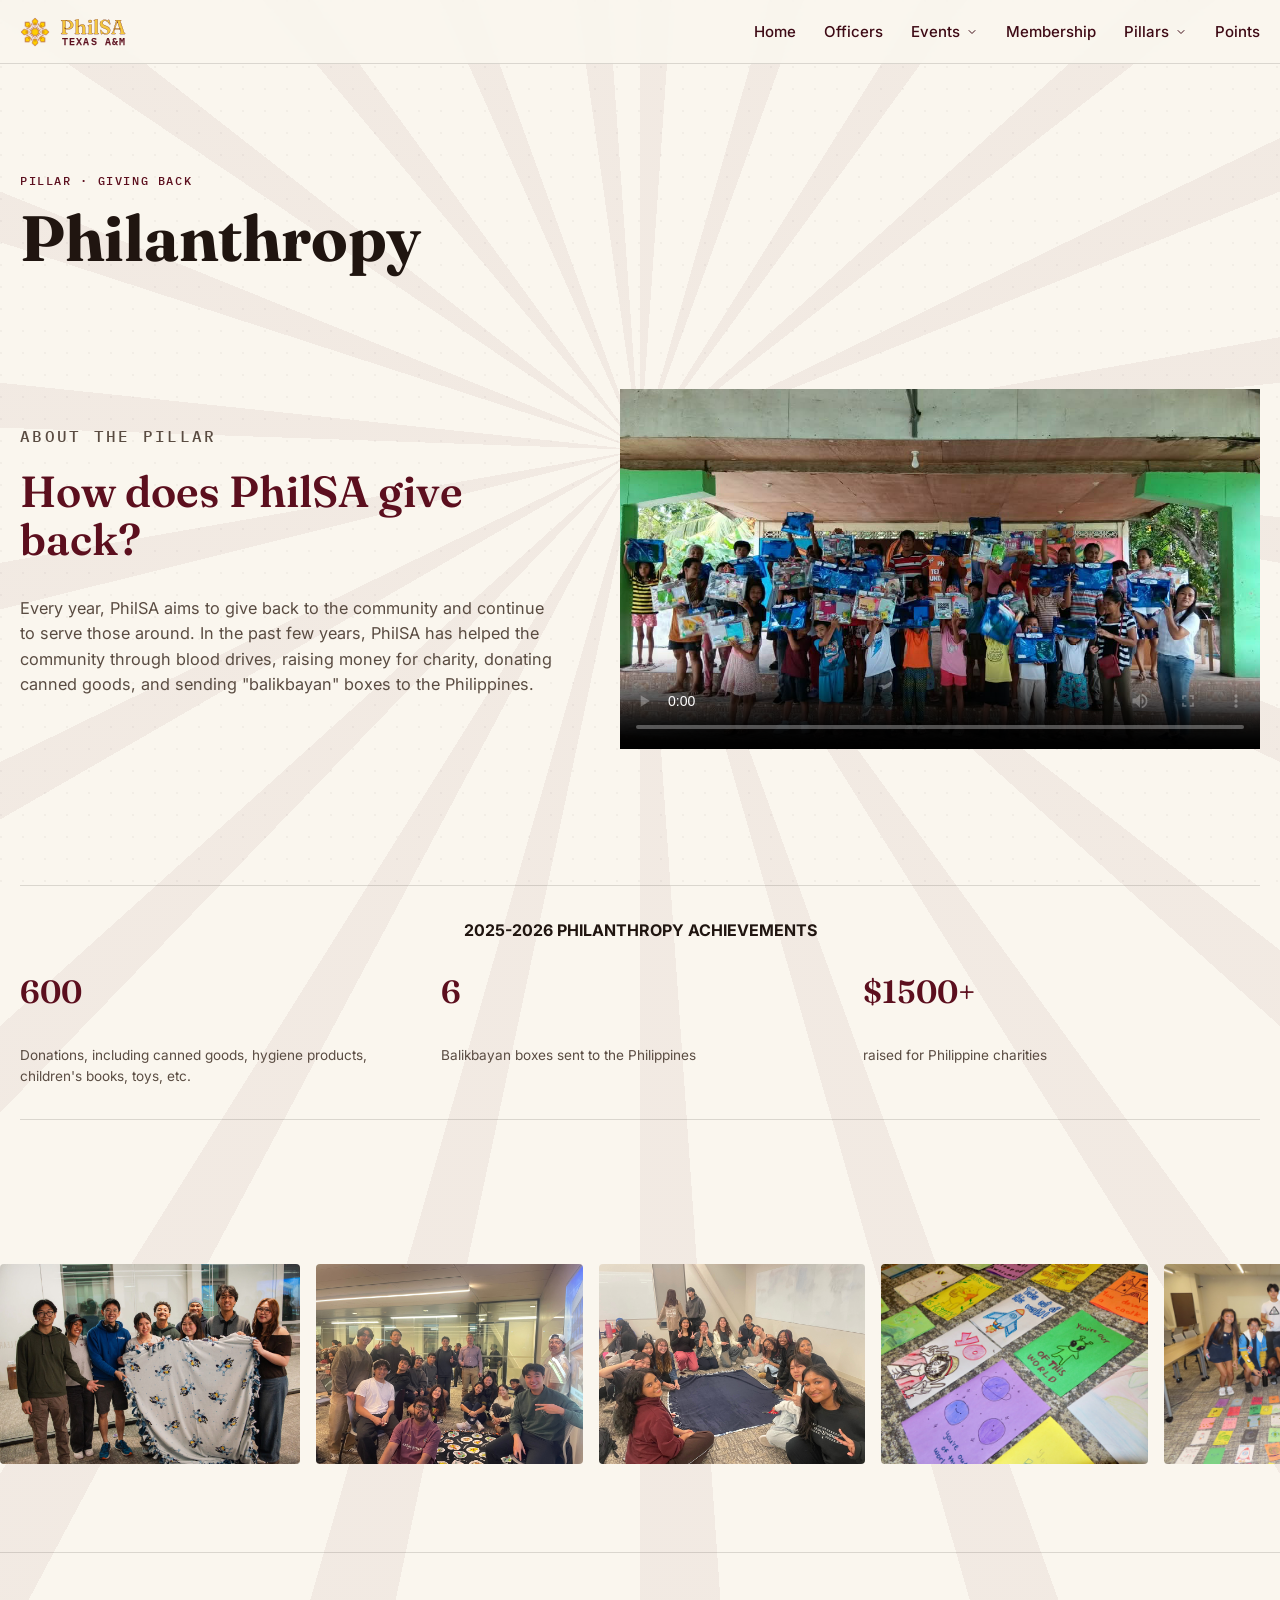
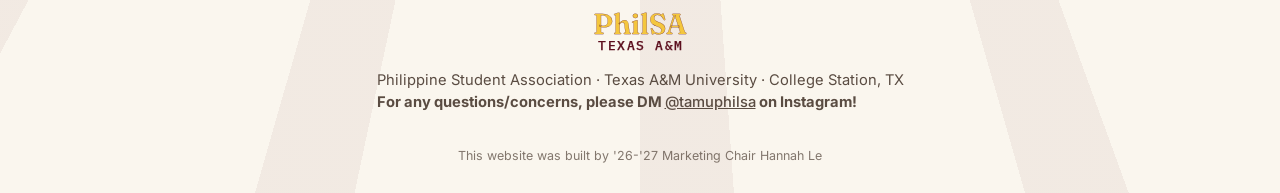
<file: philanthropy.html>
<!DOCTYPE html>
<html lang="en">
<head>
<meta charset="UTF-8">
<meta name="viewport" content="width=device-width, initial-scale=1.0">
<title>Philanthropy — PhilSA | Texas A&amp;M Philippine Student Association</title>
<meta name="description" content="PhilSA Philanthropy — Texas A&M's philanthropy pillar, giving back to communities and families in the Philippines through service and fundraising.">
<link rel="preconnect" href="https://fonts.googleapis.com">
<link rel="preconnect" href="https://fonts.gstatic.com" crossorigin>
<link href="https://fonts.googleapis.com/css2?family=Fraunces:ital,opsz,wght@0,9..144,400;0,9..144,600;0,9..144,700;1,9..144,500&family=Inter:wght@400;500;600;700&family=IBM+Plex+Mono:wght@500&display=swap" rel="stylesheet">
<link rel="stylesheet" href="styles.css">
</head>
<body>

<div class="sun-noise" aria-hidden="true"></div>

<!--Website Header-->
<header class="site-header" id="top">
  <div class="wrap header-inner">
    <a class="brand" href="index.html#top">
      <span class="brand-mark" aria-hidden="true">
        <img src="images/placeholderlogo.png" alt="philsa logo" width="30px" height="30px">
      </span>
      <span class="brand-word">PhilSA<span class="brand-sub">Texas A&amp;M</span></span>
    </a>
    <nav class="main-nav" id="main-nav">
      <a href="index.html">Home</a>
      <a href="officers.html">Officers</a>

      <div class="nav-dropdown">
        <button class="nav-dropdown-toggle" aria-expanded="false" aria-haspopup="true">
          Events
          <svg class="dropdown-caret" viewBox="0 0 24 24" width="12" height="12" fill="none" stroke="currentColor" stroke-width="2" stroke-linecap="round" stroke-linejoin="round"><path d="M6 9l6 6 6-6"/></svg>
        </button>
        <div class="nav-dropdown-menu">
          <a href="calendar.html">Calendar</a>
          <a href="isang-mahal.html">Isang Mahal</a>
          <a href="goodphil.html">Goodphil</a>
        </div>
      </div>

      <a href="index.html#join">Membership</a>

      <div class="nav-dropdown">
        <button class="nav-dropdown-toggle" aria-expanded="false" aria-haspopup="true">
          Pillars
          <svg class="dropdown-caret" viewBox="0 0 24 24" width="12" height="12" fill="none" stroke="currentColor" stroke-width="2" stroke-linecap="round" stroke-linejoin="round"><path d="M6 9l6 6 6-6"/></svg>
        </button>
        <div class="nav-dropdown-menu">
          <a href="phams.html">Phams</a>
          <a href="philanthropy.html">Philanthropy</a>
          <a href="fundraising.html">Fundraising</a>
          <a href="cultural.html">Cultural</a>
          <a href="modern.html">Modern</a>
          <a href="sports.html">Sports</a>
        </div>
      </div>

      <a href="points.html">Points</a>
    </nav>
    <button class="nav-toggle" id="nav-toggle" aria-label="Toggle navigation" aria-expanded="false">
      <span></span><span></span><span></span>
    </button>
  </div>
</header>

<main>

  <!--Philanthropy Hero-->
  <section class="isang-hero" id="hero">
    <div class="hero-rays" aria-hidden="true" id="hero-rays"></div>
    <div class="isang-hero-inner wrap">
      <div>
        <p class="eyebrow">Pillar &middot; Giving Back</p>
        <h1 class="isang-title">
          Philanthropy
        </h1>
      </div>
    </div>

  <!--About Philanthropy-->
  <section class="isang-about" id="about" style="background: transparent; padding-bottom: 40px;">
    <div class="wrap isang-about-inner">
      <div class="isang-about-copy">
        <p class="eyebrow">About the pillar</p>
        <h2 class="section-title">How does PhilSA give back?</h2>
        <p>Every year, PhilSA aims to give back to the community and continue to serve those around. In the past few years, PhilSA has helped the community through blood drives, raising money for charity, donating canned goods, and sending "balikbayan" boxes to the Philippines.</p>
      </div>

      <video width="640" height="360" controls poster="images/philanthropy-img/philanthropy-thumbnail.jpeg">
        <source src="images/philanthropy-img/philanthropy-video.mp4" type="video/mp4">
      </video>
    </div>
  </section>

  <!--Philanthropy Impact-->
  <section class="isang-about" style="background: transparent; padding-top: 96px;">
    <div class="wrap">
      <dl class="quick-links">
        <div class="quick-links-title">2025-2026 Philanthropy Achievements</div>
        <dt>600</dt>
        <dt>6</dt>
        <dt>$1500+</dt>
        <dd>Donations, including canned goods, hygiene products, children's books, toys, etc.</dd>
        <dd>Balikbayan boxes sent to the Philippines</dd>
        <dd>raised for Philippine charities</dd>
      </dl>
    </div>
  </section>

  <!--Infinite image marquee-->
  <div class="hero-marquee" aria-hidden="true">
    <div class="hero-marquee-track">
      <img src="images/philanthropy-img/blanket-workshop.jpg" alt="Blanket workshop">
      <img src="images/philanthropy-img/blanket-workshop2.jpg" alt="Blanket workshop 2">
      <img src="images/philanthropy-img/blanket-workshop3.jpg" alt="Blanket workshop 3">
      <img src="images/philanthropy-img/card-making.jpg" alt="Card making workshop">
      <img src="images/philanthropy-img/card-making2.jpg" alt="Card making workshop 2">
      <img src="images/philanthropy-img/dog-toys.jpg" alt="Dog toys">
      <img src="images/philanthropy-img/pageant.jpg" alt="Pageant">
      <img src="images/philanthropy-img/philsquid-games.jpg" alt="Philsquid games">
      <img src="images/philanthropy-img/pumpkin-patch.jpg" alt="Pumpkin patch">
      <img src="images/philanthropy-img/seed-bomb.jpg" alt="Seed bomb event">
      <!-- DUPLICATE OF SET FOR INFINITE LOOP -->
      <img src="images/philanthropy-img/blanket-workshop.jpg" alt="Blanket workshop">
      <img src="images/philanthropy-img/blanket-workshop2.jpg" alt="Blanket workshop 2">
      <img src="images/philanthropy-img/blanket-workshop3.jpg" alt="Blanket workshop 3">
      <img src="images/philanthropy-img/card-making.jpg" alt="Card making workshop">
      <img src="images/philanthropy-img/card-making2.jpg" alt="Card making workshop 2">
      <img src="images/philanthropy-img/dog-toys.jpg" alt="Dog toys">
      <img src="images/philanthropy-img/pageant.jpg" alt="Pageant">
      <img src="images/philanthropy-img/philsquid-games.jpg" alt="Philsquid games">
      <img src="images/philanthropy-img/pumpkin-patch.jpg" alt="Pumpkin patch">
      <img src="images/philanthropy-img/seed-bomb.jpg" alt="Seed bomb event">
    </div>
  </div>


</main>

<footer class="site-footer" id="contact">
  <div class="wrap footer-inner">
    <div>
      <span class="brand-word footer-brand">PhilSA<span class="brand-sub">Texas A&amp;M</span></span>
      <p>Philippine Student Association &middot; Texas A&amp;M University &middot; College Station, TX</p>
    <div class="footer-links">
      <p>For any questions/concerns, please DM <a href="https://www.instagram.com/tamuphilsa/" target="_blank" rel="noopener noreferrer" style="text-decoration: underline">@tamuphilsa</a> on Instagram!</p>
    </div>
  </div>
</div>
  <p class="footer-fine">This website was built by '26-'27 Marketing Chair Hannah Le</p>
</footer>

<script src="script.js"></script>
</body>
</html>
</file>
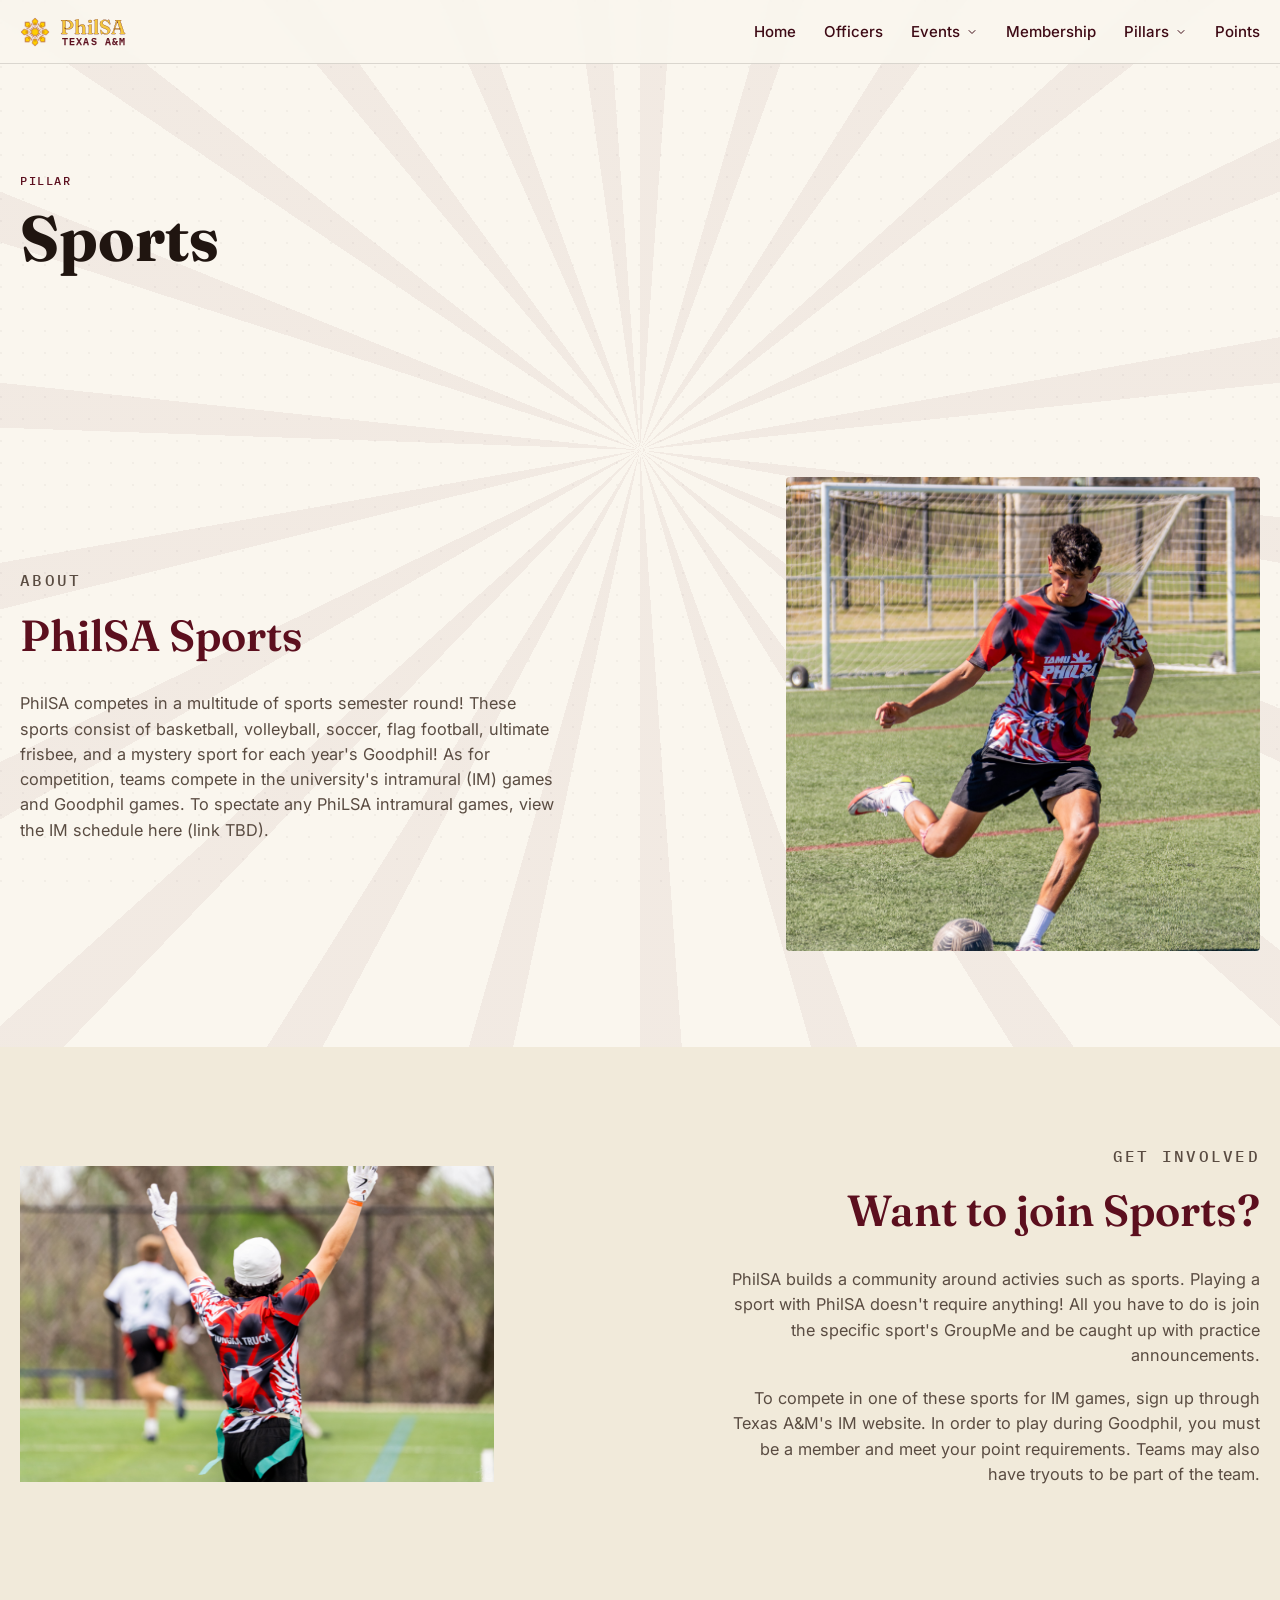
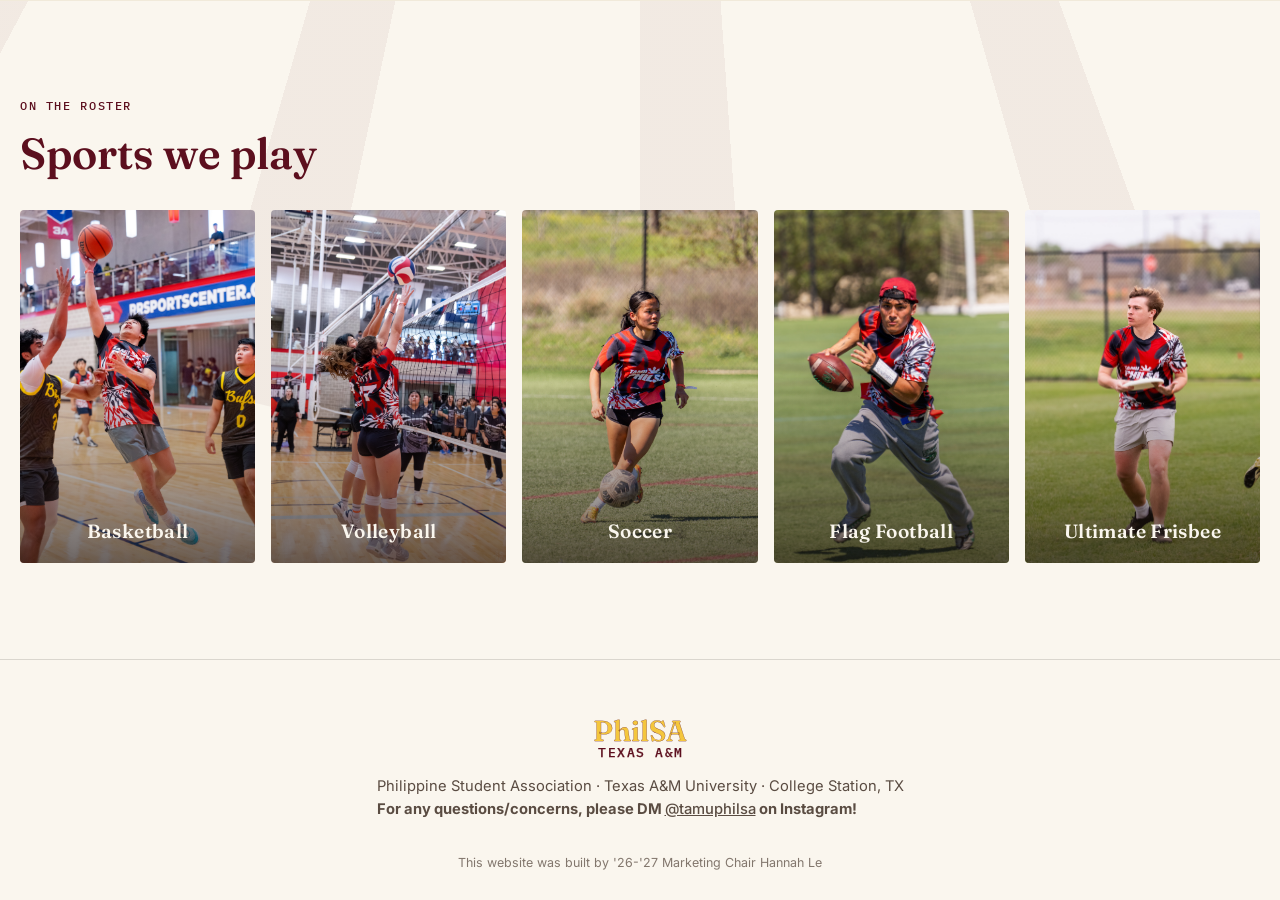
<file: sports.html>
<!DOCTYPE html>
<html lang="en">
<head>
<meta charset="UTF-8">
<meta name="viewport" content="width=device-width, initial-scale=1.0">
<title>Sports — PhilSA | Texas A&amp;M Philippine Student Association</title>
<meta name="description" content="PhilSA Sports — Texas A&M's intramural sports program, competing in basketball, volleyball, soccer, and more.">
<link rel="preconnect" href="https://fonts.googleapis.com">
<link rel="preconnect" href="https://fonts.gstatic.com" crossorigin>
<link href="https://fonts.googleapis.com/css2?family=Fraunces:ital,opsz,wght@0,9..144,400;0,9..144,600;0,9..144,700;1,9..144,500&family=Inter:wght@400;500;600;700&family=IBM+Plex+Mono:wght@500&display=swap" rel="stylesheet">
<link rel="stylesheet" href="styles.css">
</head>
<body>

<div class="sun-noise" aria-hidden="true"></div>

<!--Website Header-->
<header class="site-header" id="top">
  <div class="wrap header-inner">
    <a class="brand" href="index.html#top">
      <span class="brand-mark" aria-hidden="true">
        <img src="images/placeholderlogo.png" alt="philsa logo" width="30px" height="30px">
      </span>
      <span class="brand-word">PhilSA<span class="brand-sub">Texas A&amp;M</span></span>
    </a>
    <nav class="main-nav" id="main-nav">
      <a href="index.html">Home</a>
      <a href="officers.html">Officers</a>

      <div class="nav-dropdown">
        <button class="nav-dropdown-toggle" aria-expanded="false" aria-haspopup="true">
          Events
          <svg class="dropdown-caret" viewBox="0 0 24 24" width="12" height="12" fill="none" stroke="currentColor" stroke-width="2" stroke-linecap="round" stroke-linejoin="round"><path d="M6 9l6 6 6-6"/></svg>
        </button>
        <div class="nav-dropdown-menu">
          <a href="calendar.html">Calendar</a>
          <a href="isang-mahal.html">Isang Mahal</a>
          <a href="goodphil.html">Goodphil</a>
        </div>
      </div>

      <a href="index.html#join">Membership</a>

      <div class="nav-dropdown">
        <button class="nav-dropdown-toggle" aria-expanded="false" aria-haspopup="true">
          Pillars
          <svg class="dropdown-caret" viewBox="0 0 24 24" width="12" height="12" fill="none" stroke="currentColor" stroke-width="2" stroke-linecap="round" stroke-linejoin="round"><path d="M6 9l6 6 6-6"/></svg>
        </button>
        <div class="nav-dropdown-menu">
          <a href="phams.html">Phams</a>
          <a href="philanthropy.html">Philanthropy</a>
          <a href="fundraising.html">Fundraising</a>
          <a href="cultural.html">Cultural</a>
          <a href="modern.html">Modern</a>
          <a href="sports.html">Sports</a>
        </div>
      </div>

      <a href="index.html#contact">Points</a>
    </nav>
    <button class="nav-toggle" id="nav-toggle" aria-label="Toggle navigation" aria-expanded="false">
      <span></span><span></span><span></span>
    </button>
  </div>
</header>

<main>

  <!--Sports Hero-->
  <section class="isang-hero" id="hero">
  <div class="hero-rays" aria-hidden="true" id="hero-rays"></div>

    <div class="isang-hero-inner wrap">
      <div>
        <p class="eyebrow">Pillar</p>
        <h1 class="isang-title">
          Sports
        </h1>
      </div>
    </div>
  </section>

  <!--About Sports-->
  <section class="isang-about" id="about" style="background: transparent;">
    <div class="wrap isang-about-inner">
      <div class="isang-about-copy">
        <p class="eyebrow">About</p>
        <h2 class="section-title">PhilSA Sports</h2>
        <p>
          PhilSA competes in a multitude of sports semester round! These sports consist of basketball, volleyball, soccer, flag football, ultimate frisbee, and a mystery sport for each year's Goodphil! As for competition, teams compete in the university's intramural (IM) games and Goodphil games. To spectate any PhiLSA intramural games, view the IM schedule here (link TBD).
        </p>
      </div>
    <img src="images/sports-img/action-shot.jpg" alt="Action shot 1" class="sports-action-shot">
    </div>
  </section>

  <!--What We Do-->
  <section class="categories" id="what-we-do" style="background: var(--ivory-dim)">
    <div class="wrap isang-about-inner isang-about-inner--reverse">
      <div class="isang-about-copy">
        <p class="eyebrow">Get Involved</p>
        <h2 class="section-title">Want to join Sports?</h2>
        <p>PhilSA builds a community around activies such as sports. Playing a sport with PhilSA doesn't require anything! All you have to do is join the specific sport's GroupMe and be caught up with practice announcements.</p>
        <p>To compete in one of these sports for IM games, sign up through Texas A&amp;M's IM website. In order to play during Goodphil, you must be a member and meet your point requirements. Teams may also have tryouts to be part of the team.</p>
      </div>

      <img src="images/sports-img/action-shot2.jpg" alt="action-shot2.jpg">
    </div>
  </section>

  <!--Sports We Play-->
  <section class="categories">
    <div class="wrap">
      <p class="eyebrow">On the roster</p>
      <h2 class="section-title">Sports we play</h2>
      <div class="venue-grid" style="grid-template-columns: repeat(5, 1fr);">
        <div class="venue-card">
          <img src="images/sports-img/basketball.jpg" alt="Basketball action-shot">
          <span class="venue-label">Basketball</span>
        </div>
        <div class="venue-card">
          <img src="images/sports-img/volleyball.jpg" alt="Volleyball action shot">
          <span class="venue-label">Volleyball</span>
        </div>
        <div class="venue-card">
          <img src="images/sports-img/soccer.jpg" alt="Soccer action shot">
          <span class="venue-label">Soccer</span>
        </div>
        <div class="venue-card">
          <img src="images/sports-img/flag-football.jpg" alt="Flag football action shot">
          <span class="venue-label">Flag Football</span>
        </div>
        <div class="venue-card">
          <img src="images/sports-img/ultimate-frisbee.jpg" alt="Ultimate frisbee action shot">
          <span class="venue-label">Ultimate Frisbee</span>
        </div>
      </div>
    </div>
  </section>

</main>

<footer class="site-footer" id="contact">
  <div class="wrap footer-inner">
    <div>
      <span class="brand-word footer-brand">PhilSA<span class="brand-sub">Texas A&amp;M</span></span>
      <p>Philippine Student Association &middot; Texas A&amp;M University &middot; College Station, TX</p>
    <div class="footer-links">
      <p>For any questions/concerns, please DM <a href="https://www.instagram.com/tamuphilsa/" target="_blank" rel="noopener noreferrer" style="text-decoration: underline">@tamuphilsa</a> on Instagram!</p>
    </div>
  </div>
</div>
  <p class="footer-fine">This website was built by '26-'27 Marketing Chair Hannah Le</p>
</footer>

<script src="script.js"></script>
</body>
</html>
</file>
<file: styles.css>
/* ===================================================================
   PhilSA — Texas A&M Philippine Student Association
   Design tokens
   Palette:
     --ivory   #FAF6EE  page background, warm paper
     --ink     #201510  primary text
     --maroon  #5C0F1E  Aggie maroon, deepened & warmed
     --blue    #0D3B8C  Philippine flag blue
     --red     #C8102E  Philippine flag red
     --gold    #F4C63D  sun / accent
   Type:
     display — Fraunces (italic used for emphasis)
     body    — Inter
     utility — IBM Plex Mono (eyebrows, tags, numerals)
=================================================================== */

:root{
  --ivory: #FAF6EE;
  --ivory-dim: #F1EADA;
  --ink: #201510;
  --ink-soft: #5A4C42;
  --maroon: #5C0F1E;
  --maroon-deep: #3E0A15;
  --blue: #0D3B8C;
  --red: #C8102E;
  --gold: #F4C63D;
  --line: rgba(32, 21, 16, 0.14);
  --radius: 4px;
  --max: 1320px;
  --ease: cubic-bezier(.22,.68,0,1);
}

*, *::before, *::after{ box-sizing: border-box; }
html{ scroll-behavior: smooth; }

@media (prefers-reduced-motion: reduce){
  html{ scroll-behavior: auto; }
  *, *::before, *::after{ animation-duration: 0.001ms !important; animation-iteration-count: 1 !important; transition-duration: 0.001ms !important; }
}

body{
  margin: 0;
  background: var(--ivory);
  color: var(--ink);
  font-family: 'Inter', system-ui, sans-serif;
  font-size: 16px;
  line-height: 1.55;
  -webkit-font-smoothing: antialiased;
}

img{ max-width: 100%; display: block; }
a{ color: inherit; }

.wrap{
  max-width: var(--max);
  margin: 0 auto;
  padding: 0 20px;
}

.eyebrow{
  font-family: 'IBM Plex Mono', monospace;
  font-size: 0.72rem;
  letter-spacing: 0.14em;
  text-transform: uppercase;
  color: var(--maroon);
  margin: 0 0 14px;
  font-weight: 500;
}

.section-title{
  font-family: 'Fraunces', serif;
  font-weight: 600;
  font-size: clamp(1.9rem, 3.4vw, 2.8rem);
  line-height: 1.12;
  margin: 0 0 2rem;
  max-width: 20ch;
  color: var(--maroon);
}

.cards-grid > .section-title {
  grid-column: 1/-1;
  margin-bottom: 8px;
}

.text-link{
  display: inline-block;
  margin-top: 1rem;
  font-weight: 600;
  color: var(--maroon);
  text-decoration: none;
  border-bottom: 1.5px solid currentColor;
  padding-bottom: 2px;
}

/* faint sunburst texture across the whole page */
.sun-noise{
  position: fixed;
  inset: 0;
  pointer-events: none;
  z-index: 0;
  background-image: radial-gradient(circle at 1px 1px, rgba(32,21,16,0.035) 1px, transparent 0);
  background-size: 22px 22px;
}

/* ---------------- Header ---------------- */
.site-header{
  position: sticky;
  top: 0;
  z-index: 50;
  background: rgba(250, 246, 238, 0.88);
  backdrop-filter: blur(8px);
  border-bottom: 1px solid var(--line);
}

.header-inner{
  display: flex;
  align-items: center;
  justify-content: space-between;
  padding-top: 16px;
  padding-bottom: 16px;
}

.brand{
  display: flex;
  align-items: center;
  gap: 10px;
  text-decoration: none;
  color: var(--ink);
}

.brand-mark{ color: var(--maroon); display: flex; }

.brand-word{
  font-family: 'Fraunces', serif;
  font-weight: 600;
  font-size: 1.25rem;
  display: flex;
  flex-direction: column;
  line-height: 1.05;
  color: var(--gold);
  -webkit-text-stroke: 0.25px var(--maroon);
}

.brand-sub{
  font-family: 'IBM Plex Mono', monospace;
  font-size: 0.6rem;
  letter-spacing: 0.12em;
  text-transform: uppercase;
  color: var(--maroon);
  font-weight: 500;
  margin-left: 2px;
}

.main-nav{
  display: flex;
  align-items: center;
  gap: 28px;
}

.main-nav a{
  text-decoration: none;
  font-weight: 500;
  font-size: 0.94rem;
  color: var(--maroon-deep);
  position: relative;
  padding: 4px 0;
}

.main-nav a::after{
  content: '';
  position: absolute;
  left: 0; right: 0; bottom: -2px;
  height: 2px;
  background: var(--maroon);
  transform: scaleX(0);
  transform-origin: left;
  transition: transform 0.25s var(--ease);
}

.main-nav a:hover::after{ transform: scaleX(1); }

.nav-toggle{
  display: none;
  flex-direction: column;
  gap: 5px;
  background: none;
  border: none;
  cursor: pointer;
  padding: 6px;
}

.nav-toggle span{
  width: 22px;
  height: 2px;
  background: var(--ink);
  display: block;
}

/* ---------------- Nav dropdown ---------------- */
.nav-dropdown{
  position: relative;
}

.nav-dropdown-toggle{
  display: flex;
  align-items: center;
  gap: 6px;
  background: none;
  border: none;
  font: inherit;
  font-family: 'Inter', sans-serif;
  font-weight: 500;
  font-size: 0.94rem;
  color: var(--maroon-deep);
  cursor: pointer;
  padding: 4px 0;
  margin: 0;
}

.dropdown-caret{
  transition: transform 0.18s var(--ease);
}

.nav-dropdown.is-open .dropdown-caret{
  transform: rotate(180deg);
}

.nav-dropdown-menu{
  position: absolute;
  top: calc(100% + 12px);
  left: 0;
  min-width: 200px;
  background: var(--ivory);
  border: 1px solid var(--line);
  border-radius: var(--radius);
  padding: 10px;
  display: flex;
  flex-direction: column;
  gap: 4px;
  box-shadow: 0 8px 24px rgba(32, 21, 16, 0.12);
  opacity: 0;
  visibility: hidden;
  transform: translateY(-6px);
  transition: opacity 0.18s var(--ease), transform 0.18s var(--ease), visibility 0.18s;
  z-index: 60;
}

.nav-dropdown-menu::before {
  content: '';
  position: absolute;
  top: -12px;
  left: 0;
  right: 0;
  height: 12px;
}

@media (min-width: 681px){
  .nav-dropdown:hover .nav-dropdown-menu{
    opacity: 1;
    visibility: visible;
    transform: translateY(0);
  }

  .nav-dropdown:hover .dropdown-caret{
    transform: rotate(180deg);
  }
}

.nav-dropdown.is-open .nav-dropdown-menu{
  opacity: 1;
  visibility: visible;
  transform: translateY(0);
}

.nav-dropdown-menu a{
  text-decoration: none;
  font-size: 0.9rem;
  font-weight: 500;
  color: var(--ink);
  padding: 8px 10px;
  border-radius: 3px;
  transition: background 0.15s var(--ease);
}

.nav-dropdown-menu a:hover{
  background: var(--ivory-dim);
  color: var(--maroon);
}

/* Mobile: dropdown becomes inline, no absolute positioning */
@media (max-width: 680px){
  .nav-dropdown-toggle{
    width: 100%;
    justify-content: space-between;
  }
  .nav-dropdown-menu{
    position: static;
    box-shadow: none;
    border: none;
    padding: 4px 0 4px 16px;
    opacity: 1;
    visibility: visible;
    transform: none;
    display: none;
  }
  .nav-dropdown.is-open .nav-dropdown-menu{
    display: flex;
  }
}

/* ---------------- Image placeholders ---------------- */
.img-ph{
  aspect-ratio: var(--ar, 4/3);
  margin: 0;
  border: 1.5px dashed var(--line);
  border-radius: var(--radius);
  background: var(--ivory-dim);
  display: flex;
  flex-direction: column;
  align-items: center;
  justify-content: center;
  gap: 10px;
  color: var(--ink-soft);
  width: 100%;
}

.img-ph img{
  width: 100%;
  height: 100%;
  object-fit: cover;
  border-radius: var(--radius);
}

.hero-logo{
  background: transparent;
  border: none;
}

.hero-logo img{
  width: 55%;   
  height: 55%;   
  display: block;
}

.img-ph-icon{ opacity: 0.55; flex-shrink: 0; }

.img-ph figcaption{
  font-family: 'IBM Plex Mono', monospace;
  font-size: 0.66rem;
  letter-spacing: 0.05em;
  text-transform: uppercase;
  text-align: center;
  padding: 0 14px;
}

.img-ph--on-dark{
  border-color: rgba(250, 246, 238, 0.35);
  background: rgba(250, 246, 238, 0.06);
  color: rgba(250, 246, 238, 0.75);
  margin-bottom: 20px;
}

.img-ph--banner{ margin-bottom: 40px; }

/* ---------------- Hero ---------------- */
.hero{
  position: relative;
  overflow: hidden;
  padding: 108px 0 88px;
  isolation: isolate;
}

.hero-rays{
  position: fixed;
  top: 50%;
  left: 50%;
  width: 250vmax;
  height: 250vmax;
  transform: translate(-50%, -50%);
  z-index: -1;
  background:
    repeating-conic-gradient(from 0deg,
      rgba(92,15,30,0.05) 0deg 4deg,
      transparent 4deg 16deg);
  border-radius: 50%;
  animation: spin 140s linear infinite;
}

@keyframes spin{ to{ transform: translate(-50%, -46%) rotate(360deg); } }

.hero-inner{
  max-width: var(--max);
  display: grid;
  grid-template-columns: 1fr;
  gap: 56px;
  align-items: center;
}

.hero-title{
  font-family: 'Fraunces', serif;
  font-weight: 700;
  font-size: clamp(2.6rem, 6.2vw, 4.6rem);
  line-height: 1.02;
  margin: 0 0 26px;
  display: flex;
  flex-direction: column;
  color: var(--gold);
  -webkit-text-stroke: 0.75px var(--maroon)
}

.hero-title-alt{
  font-style: italic;
  font-weight: 500;
  color: var(--maroon);
}

.hero-sub{
  font-size: 1.14rem;
  color: var(--ink-soft);
  max-width: 56ch;
  margin: 0 0 36px;
}

.hero-actions{
  display: flex;
  gap: 16px;
  flex-wrap: wrap;
  margin-bottom: 56px;
}

.btn{
  display: inline-flex;
  align-items: center;
  justify-content: center;
  padding: 14px 26px;
  border-radius: var(--radius);
  font-weight: 600;
  font-size: 0.96rem;
  text-decoration: none;
  border: 1.5px solid transparent;
  cursor: pointer;
  transition: transform 0.18s var(--ease), background 0.18s var(--ease), border-color 0.18s var(--ease);
}

.btn:hover{ transform: translateY(-2px); }

.btn-primary{
  background: var(--maroon);
  color: var(--ivory);
}

.btn-primary:hover{ background: var(--maroon-deep); }

.btn-ghost{
  background: transparent;
  border-color: var(--ink);
  color: var(--ink);
}

.btn-ghost:hover{ background: var(--ink); color: var(--ivory); }

.quick-links{
  display: grid;
  grid-template-columns: repeat(3, minmax(0,1fr));
  gap: 24px;
  margin: 0;
  padding-top: 32px;
  padding-bottom: 32px;
  border-top: 1px solid var(--line);
  border-bottom: 1px solid var(--line);
}

.quick-links-title {
  grid-column: 1/-1;
  text-align: center;
  font-weight: bold;
  text-transform: uppercase;
}

.links-row {
  grid-column: 1/-1;
  display: flex;
  justify-content: center;
  gap: 20px;
}

.quick-links dt{
  font-family: 'Fraunces', serif;
  font-weight: 600;
  font-size: 2rem;
  color: var(--maroon);
}

.quick-links dd{
  margin: 4px 0 0;
  font-size: 0.85rem;
  color: var(--ink-soft);
}

.hero-media{ 
  align-self: stretch;
  max-width: 640px;
  margin: 56px auto;
 }

.sports-action-shot{
  aspect-ratio: 1 / 1;
  width: 100%;
  object-fit: cover;
  border-radius: var(--radius);
}

/* ---------------- Hero image marquee ---------------- */
.hero-marquee{
  width: auto;
  margin-left: calc(50% - 50vw);
  margin-right: calc(50% - 50vw);
  margin-top: 48px;
  overflow: hidden;
}

.hero-marquee-track{
  display: flex;
  gap: 16px;
  width: max-content;
  animation: marquee-scroll-right 32s linear infinite;
}

.hero-marquee-track img{
  flex: 0 0 auto;
  width: auto;
  height: 200px;
  object-fit: cover;
  border-radius: var(--radius);
}

.marquee-item{
  flex: 0 0 auto;
  width: 220px;
  margin: 0;
  border-radius: 0;
}

.marquee-item--large{
  width: 340px;
}

@keyframes marquee-scroll-right{
  from{ transform: translateX(-50%); }
  to{ transform: translateX(0); }
}

@media (prefers-reduced-motion: reduce){
  .hero-marquee-track{ animation: none; }
}

 /*Image slideshow*/
 .slideshow-wrap {
  display: flex;
  align-items: center;
  gap: 16px;
 }
 
 .slideshow {
  position: relative;
  aspect-ratio: var(--ar, 16/9);
  overflow: hidden;
  border-radius: var(--radius);
  border: 1.5px dashed var(--line);
 }

 .slideshow-track {
  display: flex;
  height: 100%;
  transition: transform 0.5s var(--ease);
 }

 .slide {
  flex: 0 0 100%;
  aspect-ratio: unset;
  border: none;
  border-radius: 0;
  height: 100%;
 }

 .slide-btn {
  position: static;
  transform: none;
  background:transparent;
  border: 1.5px solid var(--maroon);
  color: var(--maroon);
  width: 38px;
  height: 38px;
  border-radius: 50%;
  cursor: pointer;
  display: flex;
  align-items: center;
  justify-content: center;
  padding: 0;
  line-height: 0;
  flex-shrink: 0;
  transition: background 0.18s var(--ease), color 0.18s var(--ease);
 }

 .slide-btn svg {
  display: block;
 }

 .slide-btn:hover {
  background: var(--ink);
  color: var(--ivory);
 }

 .slide-prev{ left: 14px; }
 .slide-next{ right: 14px; }

 .slide-pause {
  margin: 16px auto 0;
  display: flex;
 }

 .slide-dots {
  position: static;
  transform: none;
  display: flex;
  justify-content: center;
  gap: 8px;
  margin: 16px 0;
 }
 
 .slide-dot {
  width: 8px;
  height: 8px;
  border-radius: 50%;
  background: rgba(32,21,16,0.25);
  border: none;
  cursor: pointer;
  padding: 0;
  transition: background 0.18s var(--ease);
 }

 .slide-dot.is-active {
  background: var(--maroon);
 }

/* FOUR TEAMS LAYOUT */
/* Core Grid Layout */
.cards-grid {
  display: grid;
  grid-template-columns: repeat(2, 1fr);
  gap: 20px;
  background-color: #faf7f2; 
  padding: 40px;
  max-width: var(--max);
  margin: 0 auto;
}
/* Individual Card Styling */
.card {
  background-color: #faf7f2;
  border: 1px solid #e2ded8;
  padding: 60px;
  gap: 40px;
  display: flex;
  justify-content: space-between;
  align-items: center;
}

/* Text Containers */
.card-text {
  display: flex;
  flex-direction: column;
  width: 55%;
  font-family: 'Inter', sans-serif;
}

.text-left {
  align-items: flex-start;
  text-align: left;
}

.text-right {
  align-items: flex-end;
  text-align: right;
}

/* Typography matching image rules */
.card-description {
  font-size: 13px;
  line-height: 1.8;
  font-weight: 700;
  letter-spacing: 0.5px;
  color: var(--ink);
  margin-bottom: 24px;
}

/* Image/Title Alignment Component */
.card-visual {
  display: flex;
  flex-direction: column;
  align-items: center;
  justify-content: center;
  width: 35%;
}

.card-image {
  max-width: 100px;
  height: auto;
}

.card-title {
  font-size: 32px;
  font-family: 'Fraunces', serif;
  font-weight: bold;
  margin-top: 15px;
  color: #5a2e2e;
}

/* Button & Border Properties */
.card-button {
  display: inline-flex;
  align-items: center;
  justify-content: center;
  background-color: transparent;
  border: 1.5px solid var(--ink);
  padding: 10px 24px;
  font-size: 11px;
  font-weight: bold;
  letter-spacing: 1px;
  text-decoration: none;
  color: var(--ink);
  cursor: pointer;
  transition: all 0.2s ease;
}

.card-button:hover {
  background-color: var(--ink);
  color: #ffffff;
}

.card-link {
  text-decoration: none;
}

.modern-hero-logo{
  max-width: 160px;
  height: auto;
  justify-self: end;
}


/* ---------------- Officers page ---------------- */
.officers-hero{
  padding: 108px 0 24px;
  text-align: center;
}

.officers-hero .eyebrow{
  display: block;
  text-align: center;
}

.officers-hero .section-title{
  max-width: none;
  margin: 0 auto 18px;
}

.officers-hero p{
  color: var(--ink-soft);
  font-size: 1.05rem;
  max-width: 60ch;
  margin: 0 auto;
}

.officers{
  padding: 16px 0 96px;
}

.officer-group{
  margin-bottom: 72px;
}

.officer-group:last-child{
  margin-bottom: 0;
}

.officer-group-title{
  font-family: 'IBM Plex Mono', monospace;
  font-size: 0.78rem;
  letter-spacing: 0.14em;
  text-transform: uppercase;
  color: var(--maroon);
  border-bottom: 1px solid var(--line);
  padding-bottom: 14px;
  margin: 0 0 36px;
}

.officer-grid{
  display: grid;
  grid-template-columns: repeat(4, minmax(0,1fr));
  gap: 40px 24px;
}

.officer-card{
  text-align: center;
}

.officer-photo{
  aspect-ratio: 4 / 5;
  border-radius: var(--radius);
  overflow: hidden;
  margin: 0 0 18px;
}

.officer-photo img{
  width: 100%;
  height: 100%;
  object-fit: cover;
  display: block;
}

.officer-photo.img-ph{
  border-style: dashed;
}

.officer-name{
  font-family: 'Fraunces', serif;
  font-weight: 600;
  font-size: 1.15rem;
  color: var(--ink);
  margin: 0 0 4px;
}

.officer-role{
  font-family: 'IBM Plex Mono', monospace;
  font-size: 0.7rem;
  letter-spacing: 0.06em;
  text-transform: uppercase;
  color: var(--maroon);
  margin: 0;
}

@media (max-width: 900px){
  .officer-grid{ grid-template-columns: repeat(2, minmax(0,1fr)); }
}

@media (max-width: 560px){
  .officer-grid{ grid-template-columns: 1fr; max-width: 320px; margin-left: auto; margin-right: auto; }
}

/* ---------------- Events ---------------- */
.events{ padding: 96px 0; }

.event-grid{
  display: grid;
  grid-template-columns: repeat(3, minmax(0,1fr));
  grid-auto-rows: 1fr;
  gap: 20px;
}

.event-card{
  background: var(--ivory);
  border: 1px solid var(--line);
  border-radius: var(--radius);
  padding: 28px;
  transition: border-color 0.2s var(--ease), transform 0.2s var(--ease);
}

.event-card:hover{
  border-color: var(--maroon);
  transform: translateY(-3px);
}

.event-card--feature{
  grid-column: span 2;
  grid-row: span 2;
  background: var(--maroon);
  color: var(--ivory);
  display: flex;
  flex-direction: column;
  justify-content: flex-end;
  min-height: 300px;
}

.event-card--feature .event-tag{ color: var(--gold); }
.event-card--feature h3{ font-size: 2rem; }
.event-card--feature p:last-child{ color: rgba(250,246,238,0.85); }

.event-tag{
  font-family: 'IBM Plex Mono', monospace;
  font-size: 0.7rem;
  letter-spacing: 0.08em;
  text-transform: uppercase;
  color: var(--maroon);
  margin: 0 0 12px;
}

.event-card h3{
  font-family: 'Fraunces', serif;
  font-size: 1.4rem;
  font-weight: 600;
  margin: 0 0 10px;
}

.event-card p:last-child{ margin: 0; color: var(--ink-soft); font-size: 0.94rem; }

/* ---------------- Culture split ---------------- */
.culture{ padding: 96px 0; background: var(--ivory-dim); }

.culture-inner{
  display: grid;
  grid-template-columns: 1.2fr 0.8fr;
  gap: 56px;
  align-items: center;
}

.culture-copy p{ color: var(--ink-soft); font-size: 1.02rem; max-width: 52ch; }

.culture-gallery{
  display: grid;
  grid-template-columns: repeat(3, minmax(0,1fr));
  gap: 12px;
  max-width: 420px;
  margin-top: 28px;
}

.culture-visual{
  position: relative;
  aspect-ratio: 4 / 3;
  border-radius: var(--radius);
  overflow: hidden;
  display: grid;
  grid-template-columns: 1fr 1fr;
}

.flag-block{ position: relative; }
.flag-block--blue{ background: var(--blue); }
.flag-block--red{ background: var(--red); }

.flag-block--sun{
  position: absolute;
  inset: 0;
  margin: auto;
  width: 96px;
  height: 96px;
  background: var(--ivory);
  border-radius: 50%;
  display: flex;
  align-items: center;
  justify-content: center;
  color: var(--gold);
  box-shadow: 0 0 0 6px var(--ivory-dim);
}

/* ---------------- Join / form ---------------- */
.join{ padding: 96px 0; }

.join-inner{
  max-width: var(--max);
  display: grid;
  grid-template-columns: 0.75fr 1.1fr;
  gap: 48px;
  align-items: start;
}

.join-media{ position: sticky; top: 100px; }

.join-copy{ color: var(--ink-soft); font-size: 1.02rem; margin-bottom: 40px; }

.benefits-dues {
  font-weight: bold;
  font-size: 1.25rem;
  color: var(--maroon-deep)
}

/* ---------------- Footer ---------------- */
.site-footer{
  padding: 56px 0 28px;
  border-top: 1px solid var(--line);
}

.footer-inner{
  display: flex;
  flex-direction: column;
  align-items: center;
  text-align: center;
  gap: 24px;
}

.footer-brand {
  font-size: 1.8rem;
}

.footer-brand .brand-sub{ 
  font-size: 0.8rem;
  margin-bottom: 16px;
}

.footer-inner p{ color: var(--ink-soft); margin: 0; font-size: 0.92rem; }

.footer-links{ 
  display: flex; gap: 22px; flex-wrap: wrap;
  font-weight: bold;
 }

.footer-links a{ text-decoration: none; font-weight: 500; font-size: 0.92rem; }
.footer-links a:hover{ color: var(--maroon); }

.footer-fine{
  max-width: var(--max);
  margin: 32px auto 0;
  padding: 0 28px;
  font-size: 0.78rem;
  color: var(--ink-soft);
  opacity: 0.75;
  text-align: center;
}

/* focus visibility */
a:focus-visible, button:focus-visible, input:focus-visible, select:focus-visible{
  outline: 2px solid var(--maroon);
  outline-offset: 2px;
}

/* reveal-on-scroll */
.reveal{ opacity: 0; transform: translateY(18px); transition: opacity 0.6s var(--ease), transform 0.6s var(--ease); }
.reveal.is-visible{ opacity: 1; transform: translateY(0); }

/* ---------------- Responsive ---------------- */
@media (max-width: 900px){
  .mission-list{ grid-template-columns: repeat(2, minmax(0,1fr)); }
  .event-grid{ grid-template-columns: repeat(2, minmax(0,1fr)); }
  .event-card--feature{ grid-column: span 2; grid-row: span 1; min-height: 220px; }
  .culture-inner{ grid-template-columns: 1fr; }
  .culture-visual{ order: -1; }
  .hero-inner{ grid-template-columns: 1fr; }
  .hero-media{ max-width: 480px; margin: 56px auto; }
  .join-inner{ grid-template-columns: 1fr; }
  .join-media{ position: static; max-width: 320px; margin: 0 auto; }
}

@media (max-width: 680px){
  .main-nav{
    position: absolute;
    top: 100%; left: 0; right: 0;
    background: var(--ivory);
    border-bottom: 1px solid var(--line);
    flex-direction: column;
    padding: 20px 28px;
    gap: 18px;
    display: none;
  }
  .main-nav.is-open{ display: flex; }
  .nav-toggle{ display: flex; }
  .hero{ padding: 72px 0 56px; }
  .hero-stats{ grid-template-columns: 1fr; gap: 18px; }
  .mission-list{ grid-template-columns: 1fr; }
  .event-grid{ grid-template-columns: 1fr; }
  .event-card--feature{ grid-column: span 1; }
  .footer-inner{ flex-direction: column; }
}

@media (max-width: 680px) {
  .cards-grid {
    grid-template-columns: 1fr;
    padding: 24px 20px;
    gap: 16px;
  }

  .card {
    flex-direction: column;
    padding: 32px 24px;
    gap: 24px;
    text-align: center;
  }

  .card-text {
    width: 100%;
    align-items: center;
    text-align: center;
  }

  .card-text.text-left,
  .card-text.text-right {
    align-items: center;
    text-align: center;
  }

  .card-visual {
    width: 100%;
  }
}

/* ---------------- Isang Mahal page ---------------- */
.isang-hero{
  padding: 108px 0 88px;
}

.isang-hero-inner{
  display: grid;
  grid-template-columns: 1.2fr 0.8fr;
  gap: 56px;
  align-items: center;
}

.isang-title{
  font-family: 'Fraunces', serif;
  font-weight: 700;
  font-size: clamp(2.6rem, 6vw, 4rem);
  line-height: 1.05;
  margin: 0 0 22px;
  color: var(--ink);
  display: flex;
  flex-direction: column;
  gap: 6px;
}

.isang-title-sub{
  font-style: italic;
  font-weight: 500;
  font-size: 0.42em;
  color: var(--maroon);
}

.isang-sub{
  font-size: 1.08rem;
  color: var(--ink-soft);
  max-width: 52ch;
  margin: 0 0 32px;
}

.isang-actions{
  display: flex;
  gap: 16px;
  flex-wrap: wrap;
}

.isang-about{
  padding: 96px 0;
  background: var(--ivory-dim);
}

.isang-about-inner{
  display: grid;
  grid-template-columns: 1.2fr 0.8fr;
  gap: 56px;
  align-items: center;
}

.isang-about-inner--reverse{
  grid-template-columns: 0.8fr 1.2fr;
}

.isang-about-inner--reverse .isang-about-copy{
  order: 2;
  text-align: right;
}

.isang-about-inner--reverse .isang-about-copy p{
  margin-left: auto;
}

.isang-about-inner--reverse .isang-about-copy .section-title{
  margin-left: auto;
}

.isang-about-inner--reverse .img-ph{
  order: 1;
}

.isang-about-copy p{
  color: var(--ink-soft);
  font-size: 1.02rem;
  max-width: 54ch;
  margin: 0 0 18px;
}

.isang-winners{ padding: 96px 0; }

.winners-header{
  display: grid;
  grid-template-columns: auto 1fr;
  align-items: stretch;
  gap: 24px;
}

.winners-logo{
  width: 150px;
  height: 150px;
  object-fit: contain;
  margin: 0;
}

.winners-logo .img-ph-icon{
  opacity: 0.55;
}

.winners-grid{
  display: flex;
  flex-direction: column;
  gap: 32px;
  margin-top: 40px;
}

.winners-column{
  display: grid;
  grid-template-columns: 200px repeat(3, minmax(0,1fr));
  align-items: center;
  gap: 16px 24px;
  padding-bottom: 32px;
  border-bottom: 1px solid var(--line);
}

.winners-column:last-child{
  border-bottom: none;
  padding-bottom: 0;
}

.winners-column-title{
  font-family: 'Fraunces', serif;
  font-weight: 600;
  font-size: 2rem;
  text-align: left;
  color: var(--maroon);
  margin: 0;
}

.winner-slot{
  display: flex;
  flex-direction: column;
  gap: 10px;
  flex: 1;
  min-width: 0;
}

.winner-place{
  font-family: 'IBM Plex Mono', monospace;
  font-size: 0.7rem;
  letter-spacing: 0.08em;
  text-transform: uppercase;
  text-align: center;
  color: var(--ink-soft);
  margin: 0;
}

.winner-performance{
  font-family: 'Fraunces', serif;
  font-weight: 600;
  font-size: 0.95rem;
  text-align: center;
  color: var(--ink);
  margin: 0;
}

.categories{ padding: 96px 0; }

.category-grid{
  display: grid;
  grid-template-columns: 1fr;
  gap: 24px;
}

.category-card{
  display: flex;
  align-items: center;
  gap: 40px;
  background: var(--ivory);
  border: 1px solid var(--line);
  border-radius: var(--radius);
  padding: 36px;
  transition: border-color 0.2s var(--ease), transform 0.2s var(--ease);
}

.category-card:hover{
  border-color: var(--maroon);
  transform: translateY(-3px);
}

.category-card-copy{
  flex: 1;
  min-width: 0;
}

.category-video{
  flex: 1;
  min-width: 0;
}

.category-video iframe{
  width: 100%;
  aspect-ratio: 16 / 9;
  height: auto;
  border: none;
  border-radius: var(--radius);
  display: block;
}

.category-tag{
  font-family: 'IBM Plex Mono', monospace;
  font-size: 0.7rem;
  letter-spacing: 0.08em;
  text-transform: uppercase;
  color: var(--maroon);
  margin: 0 0 12px;
}

.category-card h3{
  font-family: 'Fraunces', serif;
  font-size: 1.6rem;
  font-weight: 600;
  margin: 0 0 12px;
}

.category-card p{
  color: var(--ink-soft);
  margin: 0;
}

.venue-grid{
  display: grid;
  grid-template-columns: repeat(2, 1fr);
  gap: 16px;
}

.venue-card{
  position: relative;
  border-radius: var(--radius);
  overflow: hidden;
}

.venue-image{
  width: 100%;
  margin: 0;
}

.venue-label{
  position: absolute;
  inset: 0;
  display: flex;
  align-items: flex-end;
  justify-content: center;
  padding-bottom: 16px;
  font-family: 'Fraunces', serif;
  font-weight: 600;
  font-size: 1.2rem;
  letter-spacing: 0.02em;
  color: var(--ivory);
  background: linear-gradient(to top, rgba(32, 21, 16, 0.65), rgba(32, 21, 16, 0) 55%);
}

.history-fact{
  padding: 72px 0;
  background: var(--maroon);
}

.history-fact-inner{
  max-width: 720px;
  margin: 0 auto;
  text-align: center;
}

.history-fact-inner p{
  font-family: 'Fraunces', serif;
  font-style: italic;
  font-weight: 500;
  font-size: clamp(1.4rem, 2.6vw, 2rem);
  line-height: 1.3;
  color: var(--ivory);
  margin: 0 0 18px;
}

.history-fact-inner span{
  font-family: 'IBM Plex Mono', monospace;
  font-size: 0.72rem;
  letter-spacing: 0.08em;
  text-transform: uppercase;
  color: var(--gold);
}

.schools{ padding: 96px 0; }

.school-list{
  display: flex;
  flex-wrap: wrap;
  gap: 12px;
  margin-top: 28px;
}

.school-chip{
  font-family: 'IBM Plex Mono', monospace;
  font-size: 0.76rem;
  letter-spacing: 0.04em;
  text-transform: uppercase;
  color: var(--maroon);
  border: 1px solid var(--line);
  border-radius: 999px;
  padding: 10px 18px;
  background: var(--ivory-dim);
}

.isang-information {
  border-bottom: 1px solid var(--line);
  padding-bottom: 40px;
}

.tickets,
.schedule{
  margin-top: 32px;
}

.tickets p,
.schedule p{
  color: var(--ink-soft);
  margin: 0;
}

.isang-gallery{
  padding: 96px 0;
  background: var(--ivory-dim);
}

.isang-gallery-grid{
  display: grid;
  grid-template-columns: repeat(4, minmax(0,1fr));
  gap: 20px;
  margin-top: 28px;
}

.video-ph{
  aspect-ratio: 16 / 9;
  border: 1.5px dashed var(--line);
  border-radius: var(--radius);
  background: var(--ivory-dim);
  display: flex;
  flex-direction: column;
  align-items: center;
  justify-content: center;
  gap: 10px;
  color: var(--ink-soft);
  width: 100%;
}

.video-ph-icon{ opacity: 0.55; }

.video-ph figcaption{
  font-family: 'IBM Plex Mono', monospace;
  font-size: 0.66rem;
  letter-spacing: 0.05em;
  text-transform: uppercase;
  text-align: center;
  padding: 0 14px;
}

@media (max-width: 900px){
  .isang-hero-inner{ grid-template-columns: 1fr; }
  .isang-hero .img-ph{ order: -1; max-width: 360px; margin: 0 auto; }
  .isang-about-inner{ grid-template-columns: 1fr; }
  .isang-about-inner .img-ph{ order: -1; max-width: 360px; margin: 0 auto; }
  .category-grid{ grid-template-columns: 1fr; }
  .category-card{ flex-direction: column; align-items: stretch; }
  .winners-column{ grid-template-columns: 1fr; }
  .isang-gallery-grid{ grid-template-columns: repeat(2, minmax(0,1fr)); }
}

@media (max-width: 560px){
  .isang-gallery-grid{ grid-template-columns: 1fr; }
  .venue-grid{ grid-template-columns: 1fr; }
}

/* ---------------- Missing rules for renamed/edited pages ---------------- */
.hero-copy{
  display: flex;
  flex-direction: column;
}

.join-content{
  display: flex;
  flex-direction: column;
}

.shadow-row-top{
  box-shadow: 0 -1px 0 var(--line);
}

.dues-desc{
  font-size: 0.9rem;
  color: var(--ink-soft);
  margin-top: 18px;
}

.slide-pause-icon{
  display: flex;
  align-items: center;
  justify-content: center;
}

/* ---------------- Calendar page ---------------- */
#calendar iframe{
  display: block;
  margin: 0 auto;
  max-width: 100%;
  border: 0;
}

/* ---------------- Points page ---------------- */
.points-search-section .wrap{
  text-align: center;
}

.points-search-section .section-title{
  width: fit-content;
  margin-left: auto;
  margin-right: auto;
}

.points-search{
  display: flex;
  gap: 12px;
  max-width: 480px;
  margin: 0 auto 32px;
  justify-content: center;
}

.points-search-input{
  flex: 1;
  font-family: 'Inter', sans-serif;
  font-size: 1rem;
  padding: 12px 16px;
  border: 1.5px solid var(--line);
  border-radius: var(--radius);
  background: var(--ivory);
  color: var(--ink);
}

.points-search-input:focus{
  outline: 2px solid var(--maroon);
  outline-offset: 1px;
  border-color: var(--maroon);
}

.points-search-btn{
  padding: 12px 24px;
  white-space: nowrap;
}

.points-table-wrap{
  border: 1px solid var(--line);
  border-radius: var(--radius);
  overflow: hidden;
  background: var(--ivory);
}

.points-table{
  width: 100%;
  border-collapse: collapse;
}

.points-table th{
  font-family: 'IBM Plex Mono', monospace;
  font-size: 0.7rem;
  letter-spacing: 0.08em;
  text-transform: uppercase;
  color: var(--maroon);
  text-align: left;
  padding: 14px 20px;
  border-bottom: 1px solid var(--line);
  background: var(--ivory-dim);
}

.points-table td{
  padding: 14px 20px;
  border-bottom: 1px solid var(--line);
  color: var(--ink);
  font-size: 0.96rem;
}

.points-table tr:last-child td{
  border-bottom: none;
}

.points-empty{
  padding: 20px;
  margin: 0;
  color: var(--ink-soft);
  font-size: 0.94rem;
  text-align: center;
}

.points-card {
  background: var(--ivory);
  border-radius: 12px;
  padding: 24px;
  max-width: 640px;
  margin: 0 auto;
  text-align: center;
}

.points-alert { color: #b3261e; }
.points-loading { color: var(--ink-soft); }
.points-stats {
  display: flex;
  flex-wrap: wrap;
  justify-content: center;
  gap: 16px;
  margin: 16px 0;
}

.points-stat {
  display: flex;
  flex-direction: column;
  align-items: center;
  gap: 6px;
  min-width: 80px;
}

.points-stat span {
  font-family: 'IBM Plex Mono', monospace;
  font-size: 0.7rem;
  letter-spacing: 0.06em;
  text-transform: uppercase;
  color: var(--ink-soft);
}

.points-stat strong {
  font-family: 'Fraunces', serif;
  font-size: 1.4rem;
  color: var(--ink);
}

.points-qual-row {
  display: flex;
  justify-content: center;
  gap: 16px;
  margin-top: 16px;
}

.points-qual {
  flex: 1;
  display: flex;
  flex-direction: column;
  align-items: center;
  gap: 6px;
  text-align: center;
  padding: 16px 12px;
  border-radius: 8px;
  background: #f2d3ce;
}

.points-qual span {
  font-family: 'IBM Plex Mono', monospace;
  font-size: 0.7rem;
  letter-spacing: 0.06em;
  text-transform: uppercase;
  color: var(--ink-soft);
}

.points-qual strong {
  font-family: 'Fraunces', serif;
  font-size: 1.1rem;
  color: var(--maroon-deep);
}

.points-qual.is-qualified { background: #cfead0; }

.points-req-inner{
  display: grid;
  grid-template-columns: minmax(0, 1fr) minmax(200px, 300px);
  gap: 56px;
  align-items: stretch;
}

.points-req-img{
  margin: 0;
  aspect-ratio: auto;
  height: 100%;
}

.points-req-groups{
  display: grid;
  grid-template-columns: minmax(0, 1fr) minmax(0, 2fr);
  gap: 0;
}

.points-req-group{
  padding: 0 40px;
}

.points-req-group:first-child{
  padding-left: 0;
}

.points-req-group:last-child{
  padding-right: 0;
}

.points-req-group--split{
  border-left: 1px solid var(--line);
}

.points-req-groups .benefits-dues{
  margin: 0 0 14px;
}

.points-req-lists{
  display: grid;
  grid-template-columns: 1fr 1fr;
  gap: 0 40px;
  margin-top: 20px;
}

.points-req-groups ul{
  list-style: none;
  margin: 0;
  padding: 0;
}

.points-req-groups li{
  display: flex;
  align-items: baseline;
  padding: 14px 0;
  border-bottom: 1px solid var(--line);
}

.points-req-groups li:first-child{
  border-top: 1px solid var(--line);
}

.points-req-groups .points-req-label{
  font-family: 'IBM Plex Mono', monospace;
  font-size: 0.72rem;
  letter-spacing: 0.06em;
  text-transform: uppercase;
  color: var(--ink-soft);
  margin: 0;
}

@media (max-width: 900px){
  .points-req-inner{ grid-template-columns: 1fr; align-items: stretch; }
  .points-req-img{ order: -1; max-width: 320px; margin: 0 auto; aspect-ratio: 4/3; height: auto; }
  .points-req-groups{ grid-template-columns: 1fr; gap: 40px; }
  .points-req-group{ padding: 0; }
  .points-req-group--split{ border-left: none; border-top: 1px solid var(--line); padding-top: 40px; }
}

@media (max-width: 680px){
  .points-search{ flex-direction: column; }
  .points-req-lists{ grid-template-columns: 1fr; gap: 32px 0; }
}
</file>
